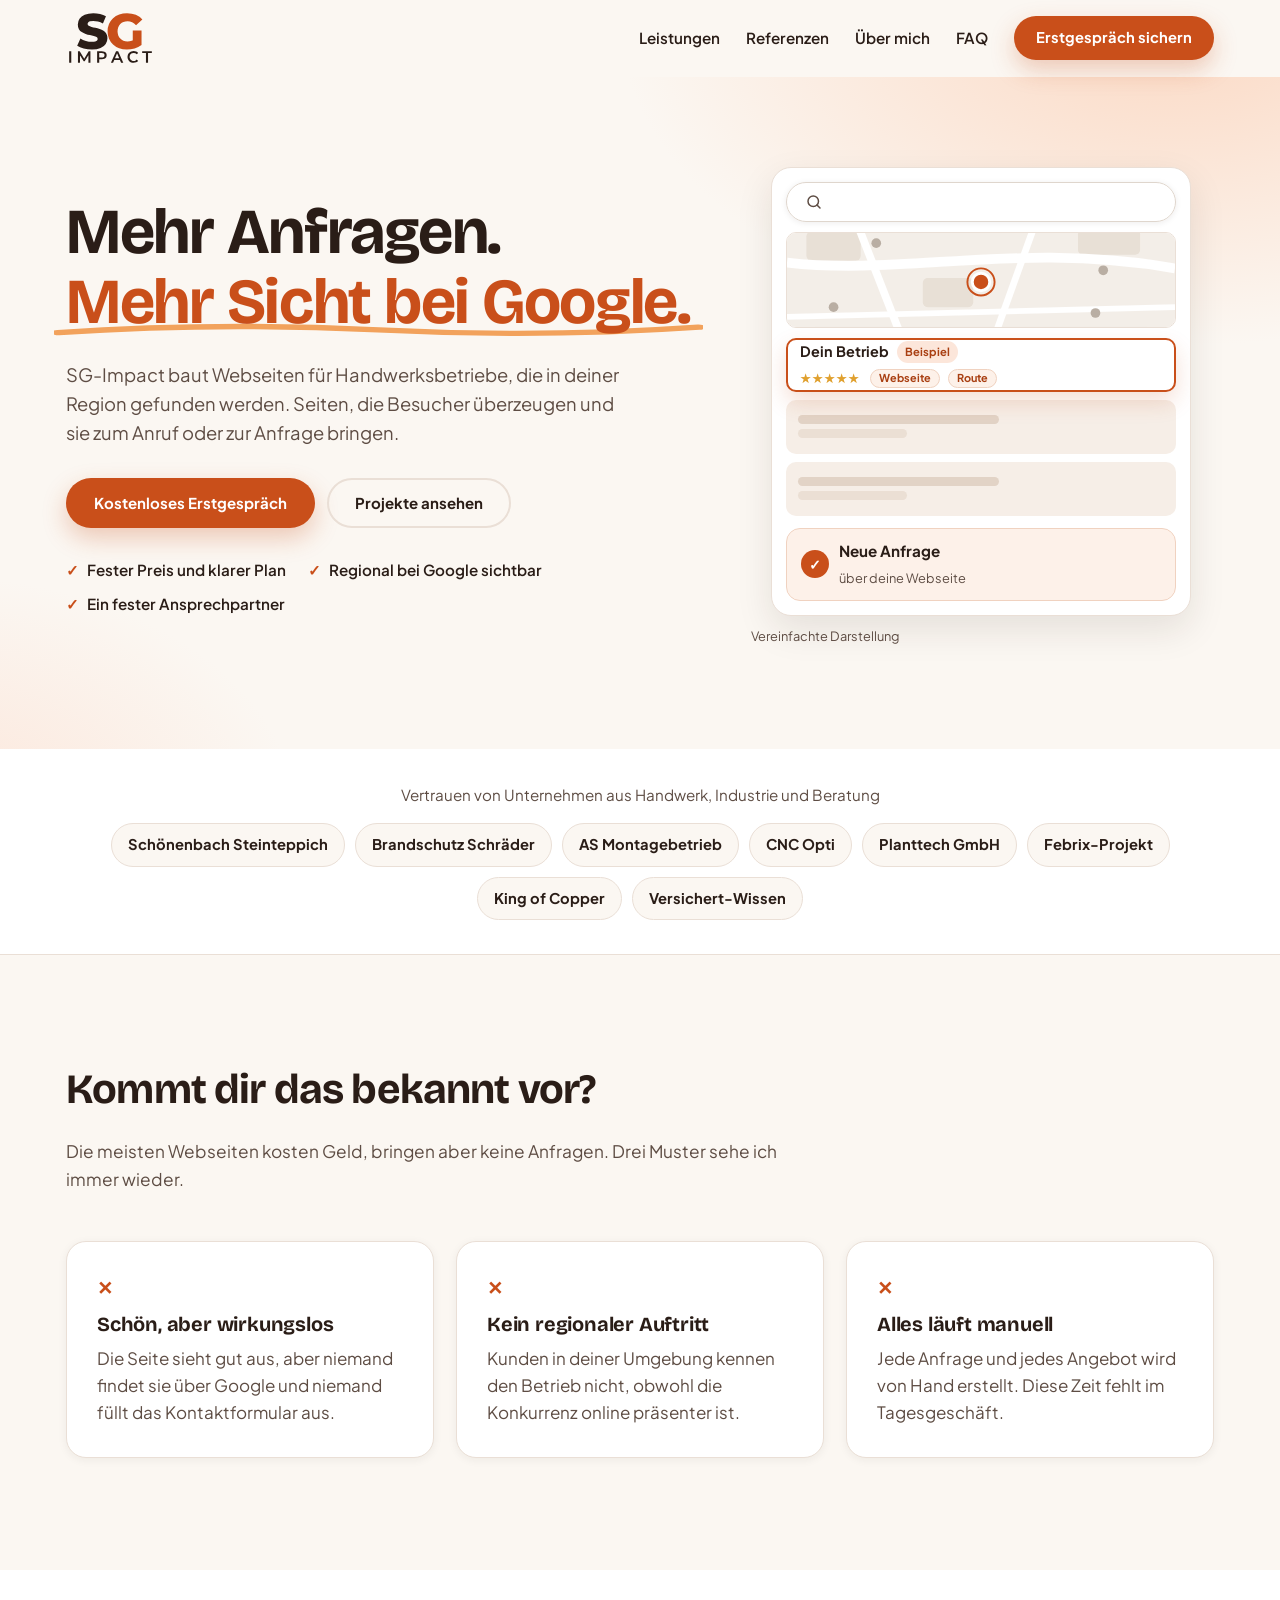
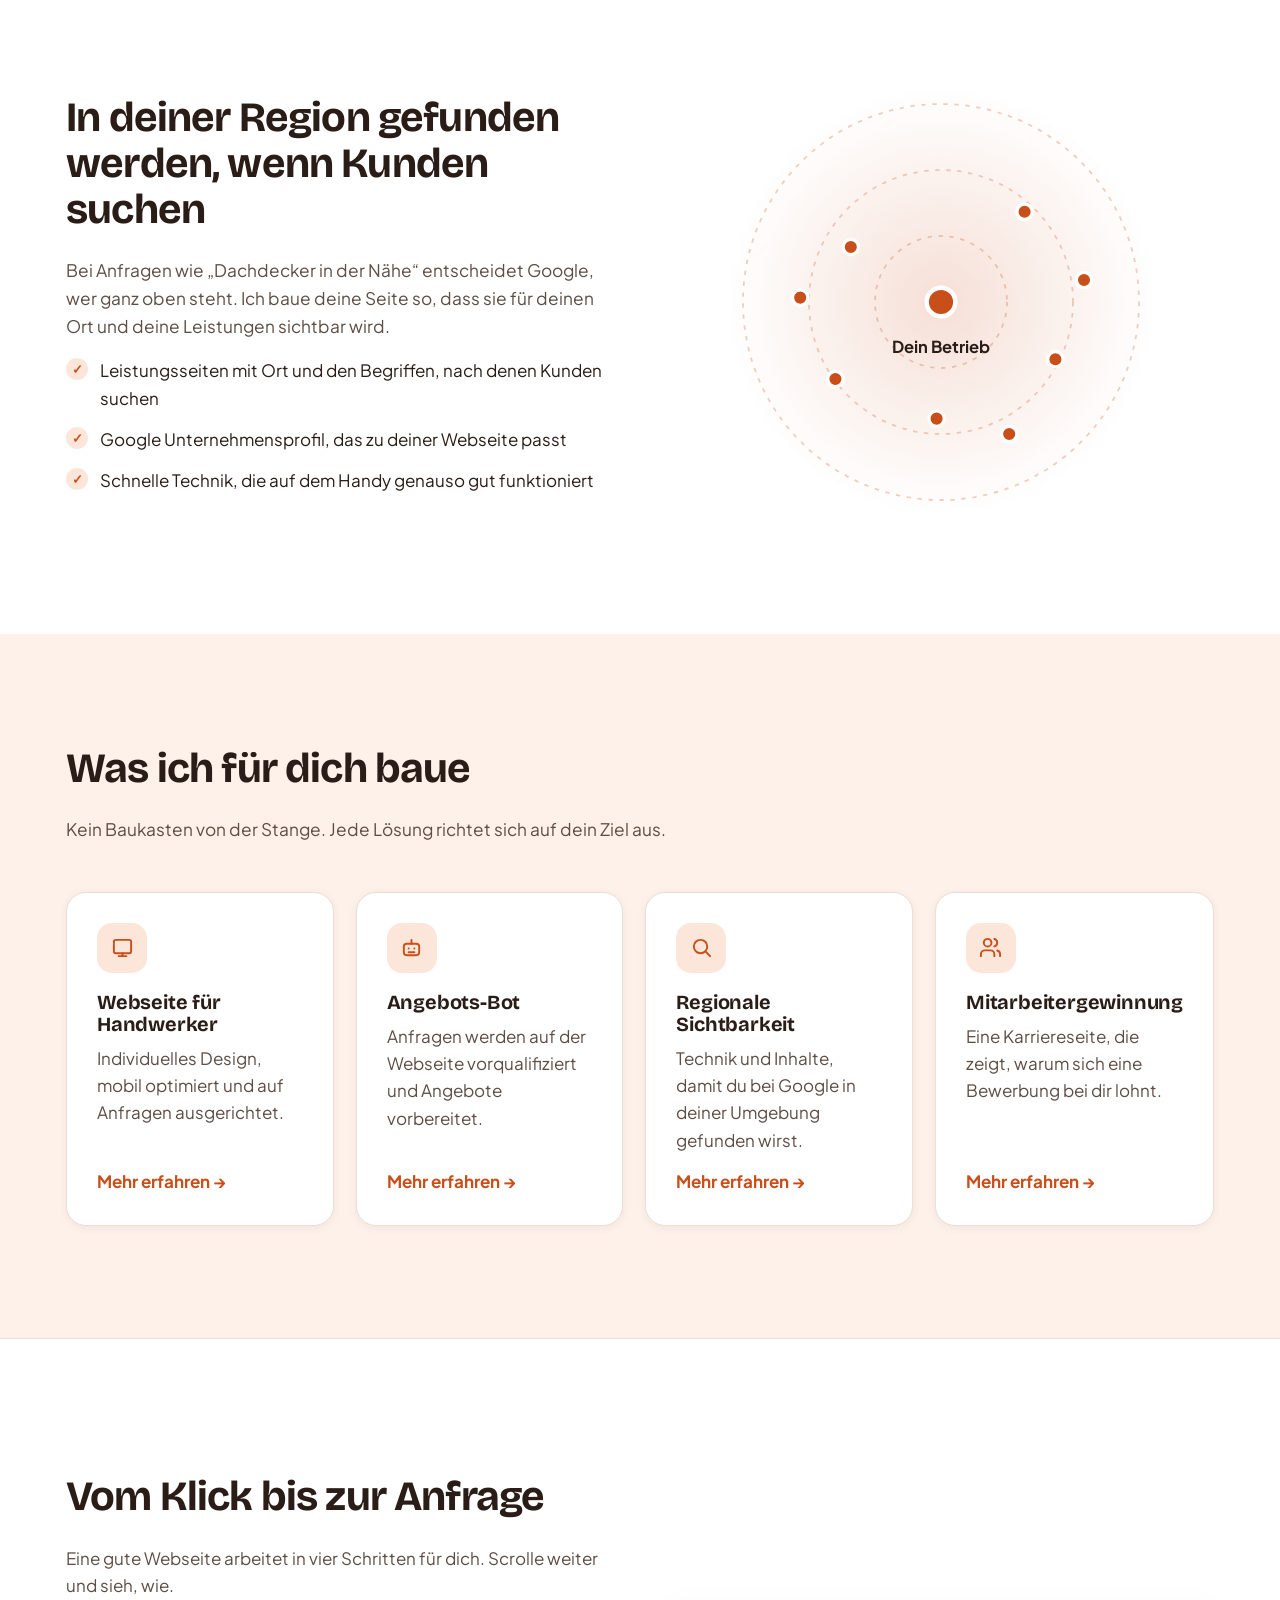
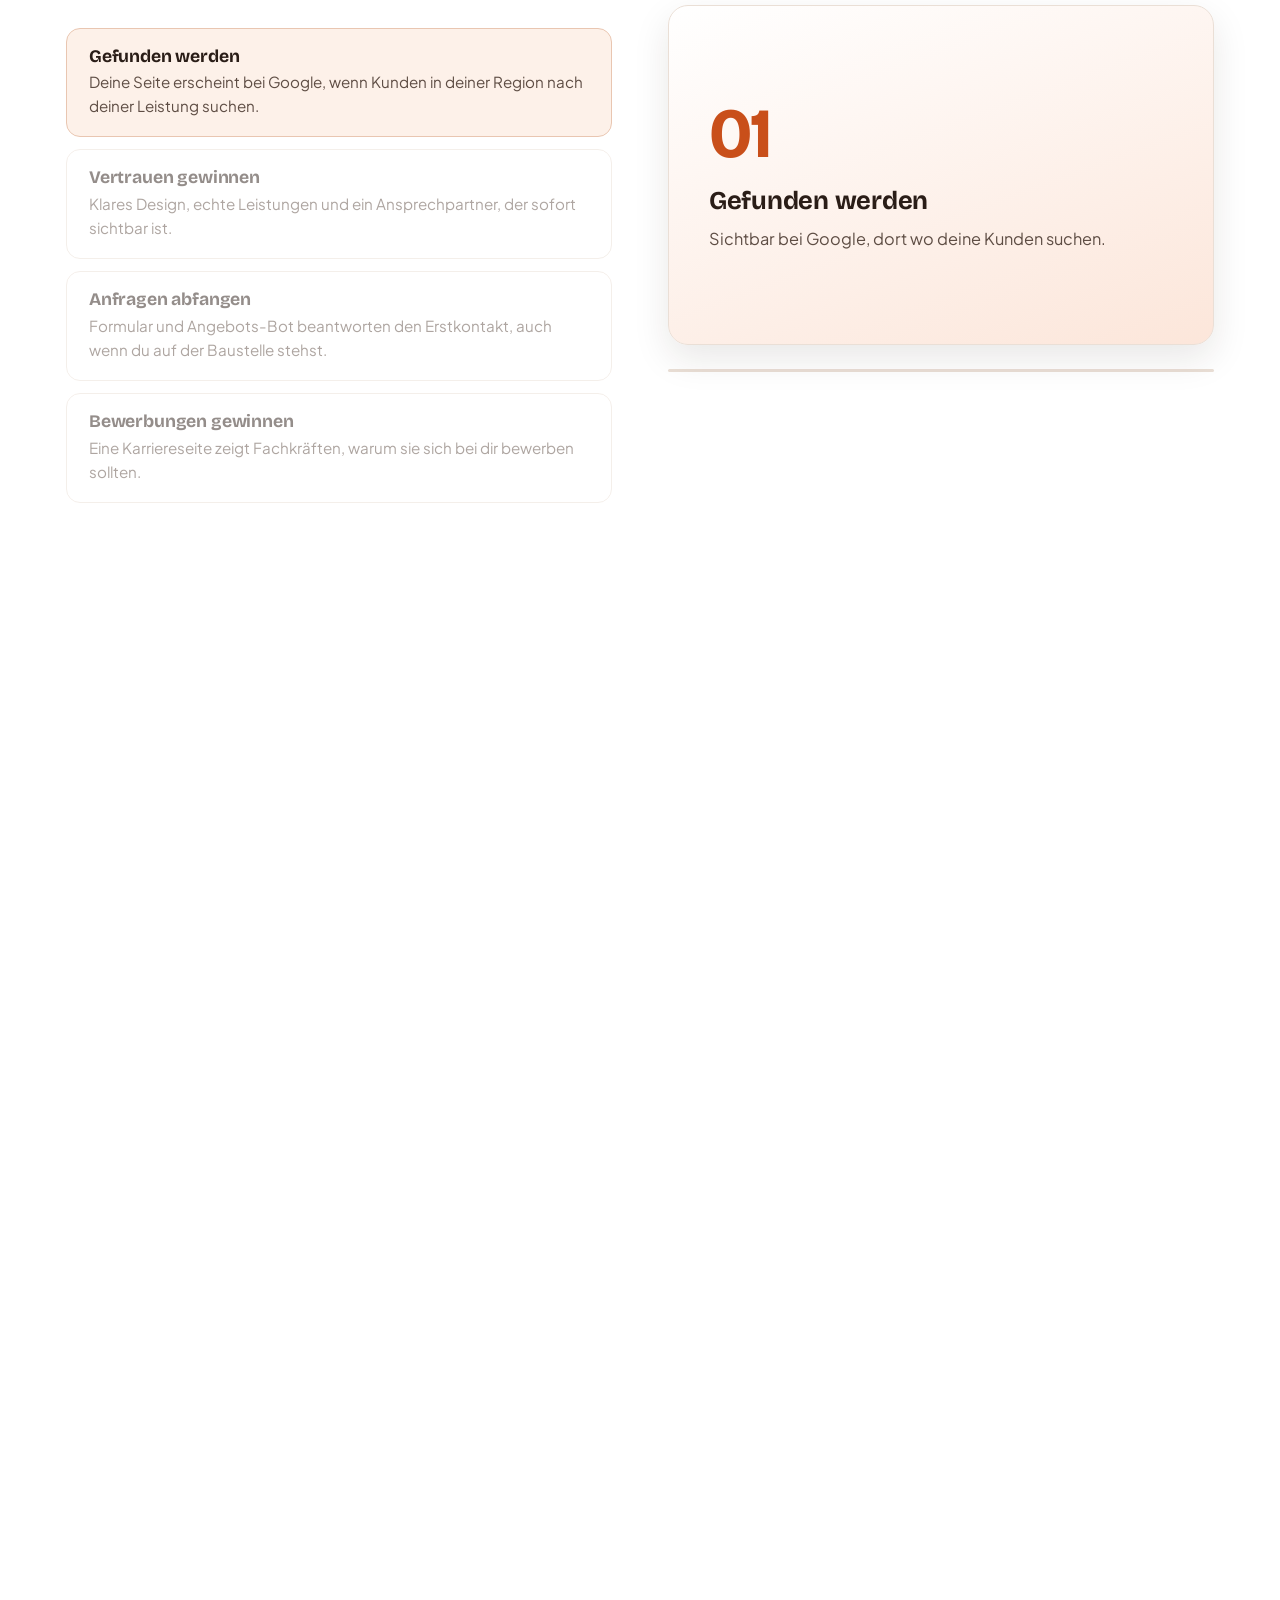
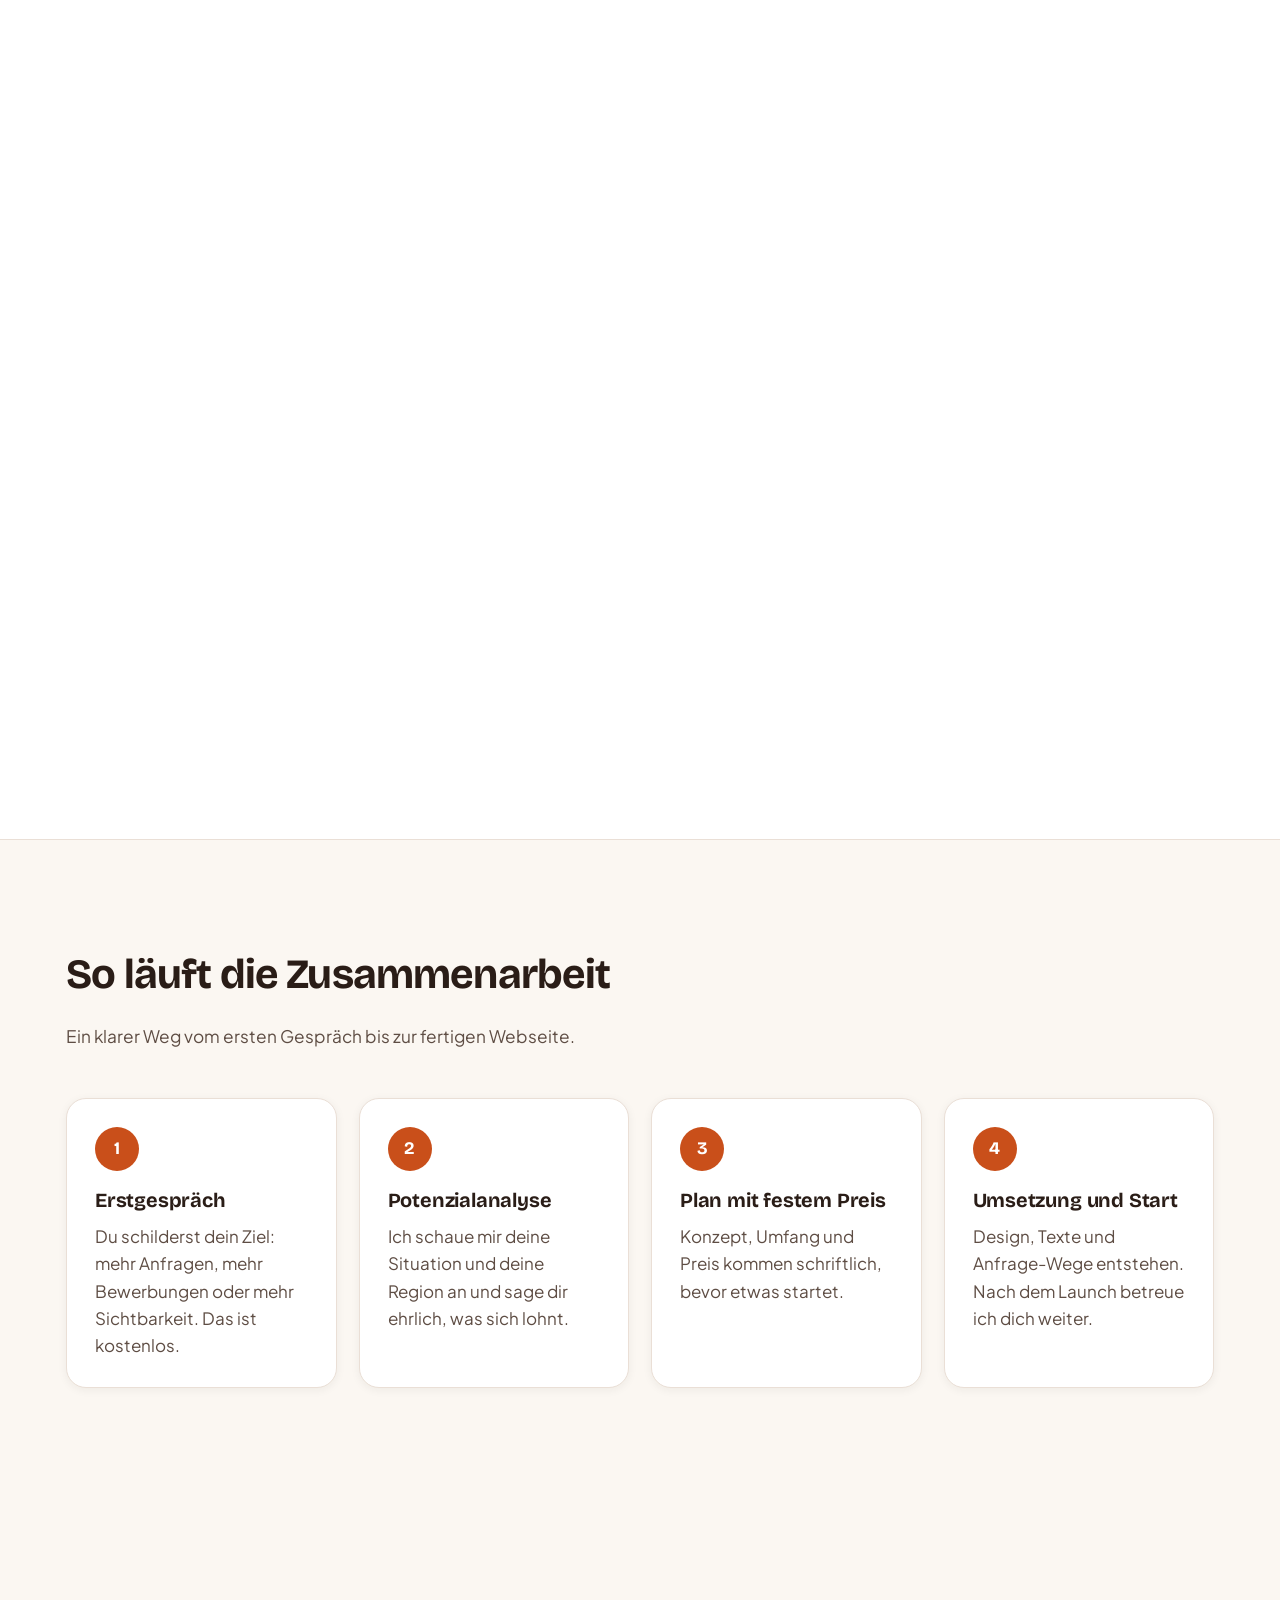
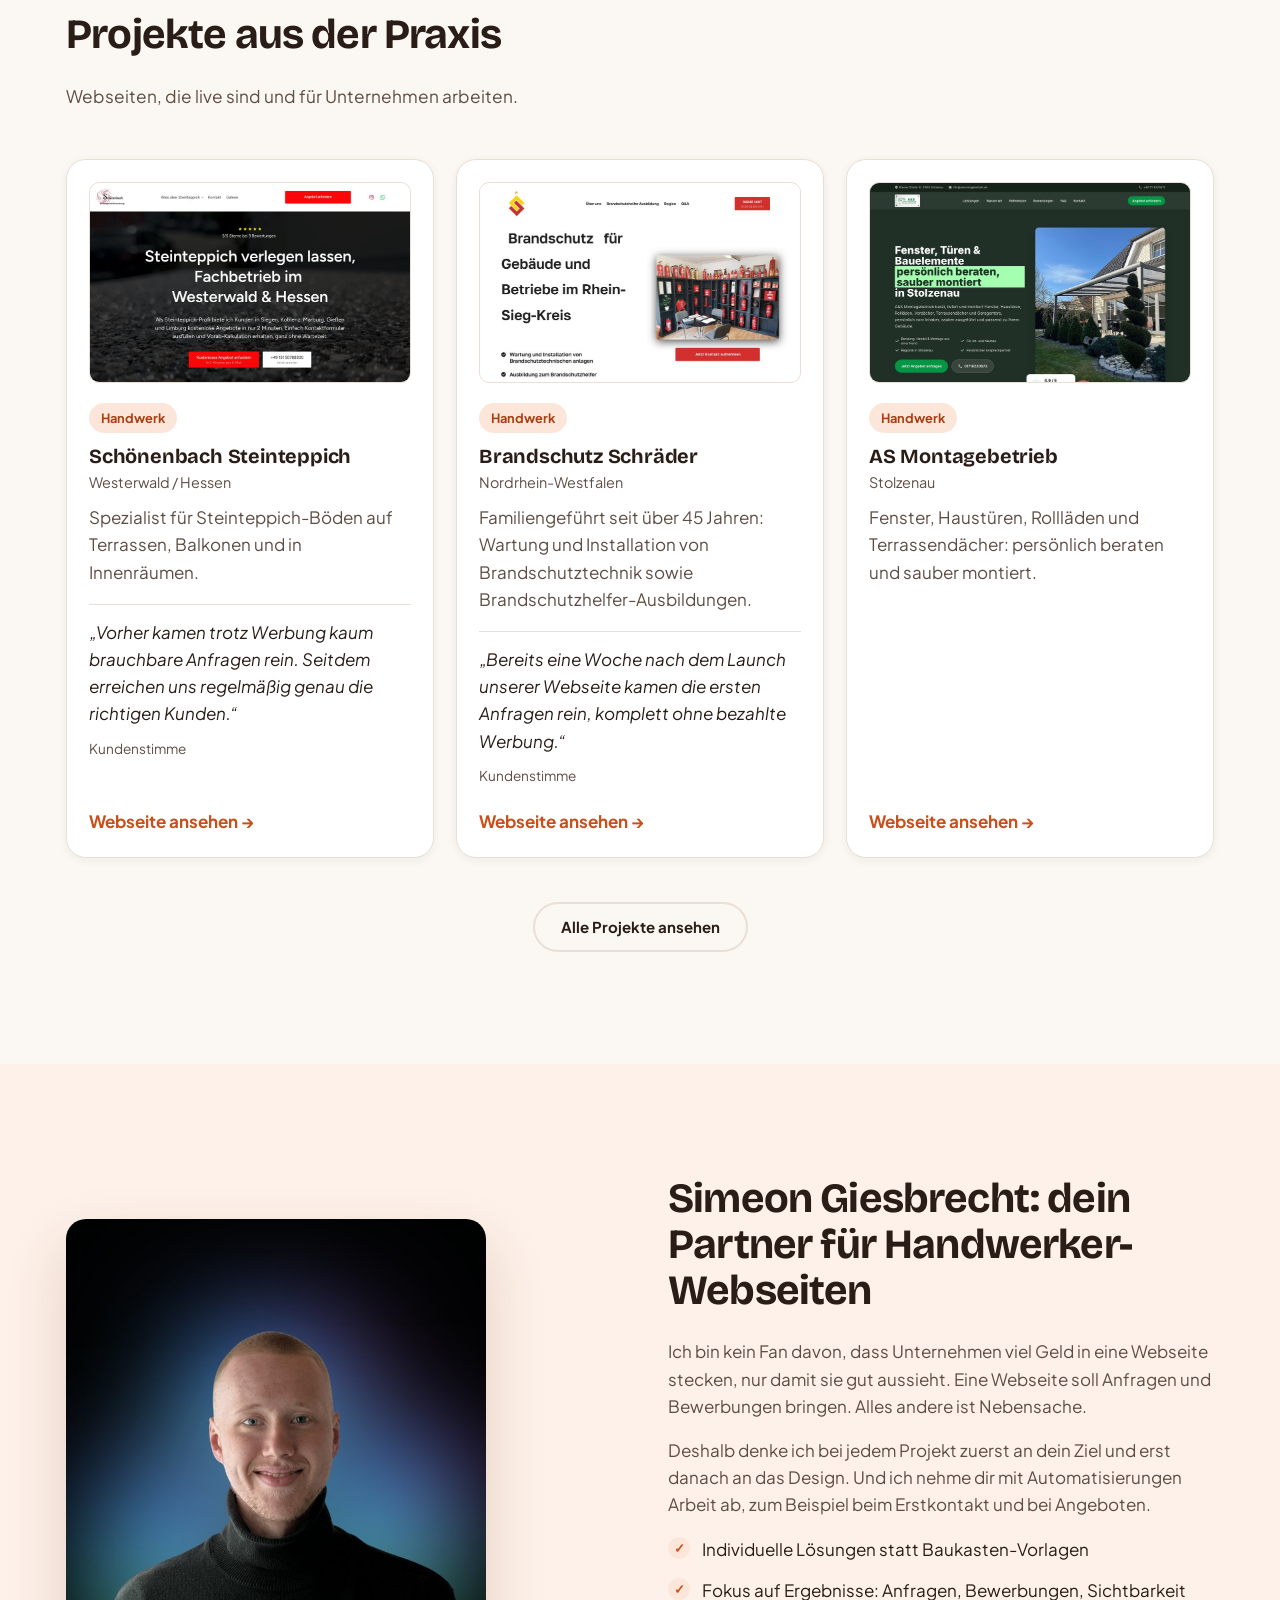
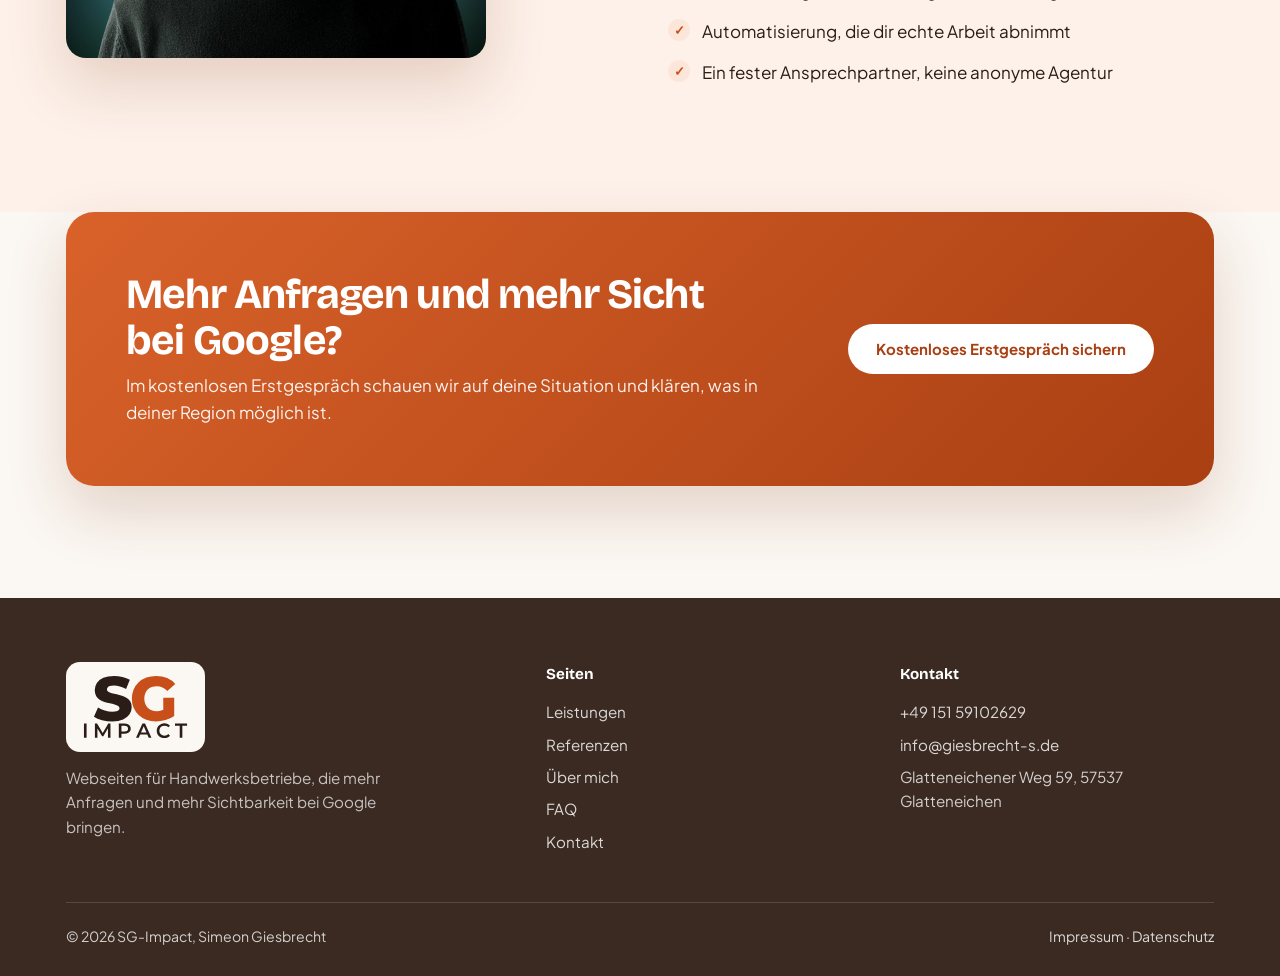
<file: index.html>
<!doctype html>
<html lang="de">
<head>
<meta charset="utf-8">
<meta name="viewport" content="width=device-width, initial-scale=1">
<title>Webseiten für Handwerker: mehr Anfragen | SG-Impact</title>
<meta name="description" content="Webseiten für Handwerksbetriebe, die mehr Anfragen und mehr Sichtbarkeit bei Google bringen. Kostenloses Erstgespräch.">
<link rel="canonical" href="https://www.sg-impact.de/">
<meta name="robots" content="index, follow">
<meta name="theme-color" content="#C94F1A">
<meta property="og:type" content="website">
<meta property="og:locale" content="de_DE">
<meta property="og:site_name" content="SG-Impact">
<meta property="og:title" content="Webseiten für Handwerker: mehr Anfragen | SG-Impact">
<meta property="og:description" content="Webseiten für Handwerksbetriebe, die mehr Anfragen und mehr Sichtbarkeit bei Google bringen. Kostenloses Erstgespräch.">
<meta property="og:url" content="https://www.sg-impact.de/">
<link rel="icon" href="data:image/svg+xml,%3Csvg xmlns='http://www.w3.org/2000/svg' viewBox='0 0 100 100'%3E%3Crect width='100' height='100' rx='22' fill='%23C94F1A'/%3E%3Ctext x='50' y='66' font-family='Arial, sans-serif' font-weight='900' font-size='46' fill='white' text-anchor='middle'%3ESG%3C/text%3E%3C/svg%3E">
<link rel="preconnect" href="https://fonts.googleapis.com">
<link rel="preconnect" href="https://fonts.gstatic.com" crossorigin>
<link href="https://fonts.googleapis.com/css2?family=Bricolage+Grotesque:opsz,wght@12..96,600..800&family=Plus+Jakarta+Sans:wght@400;500;600;700&display=swap" rel="stylesheet">
<link rel="stylesheet" href="assets/style.css">
<script type="application/ld+json">{"@context": "https://schema.org", "@type": "ProfessionalService", "@id": "https://www.sg-impact.de/#business", "name": "SG-Impact", "url": "https://www.sg-impact.de/", "telephone": "+49 151 59102629", "email": "info@giesbrecht-s.de", "founder": {"@type": "Person", "name": "Simeon Giesbrecht"}, "address": {"@type": "PostalAddress", "streetAddress": "Glatteneichener Weg 59", "postalCode": "57537", "addressLocality": "Glatteneichen", "addressCountry": "DE"}, "areaServed": {"@type": "Country", "name": "Deutschland"}, "description": "Webseiten für Handwerksbetriebe, die mehr Anfragen und mehr Sichtbarkeit bei Google bringen."}</script><script type="application/ld+json">{"@context": "https://schema.org", "@type": "WebSite", "name": "SG-Impact", "url": "https://www.sg-impact.de/", "inLanguage": "de"}</script>
</head>
<body>
<a class="skip" href="#main">Zum Inhalt springen</a>
<header class="site"><div class="container nav"><a href="index.html" class="logo"><img src="assets/logo.svg" alt="SG-Impact" width="89" height="56"></a><nav class="nav-links" aria-label="Hauptmenü"><a href="leistungen.html">Leistungen</a><a href="referenzen.html">Referenzen</a><a href="index.html#ueber-mich">Über mich</a><a href="faq.html">FAQ</a><a href="kontakt.html" class="btn btn-primary">Erstgespräch sichern</a></nav><button class="burger" aria-label="Menü öffnen" aria-expanded="false"><span></span></button></div></header>
<main id="main">
<section class="hero"><div class="container hero-grid"><div class="hero-copy"><h1>Mehr Anfragen. <span class="hl">Mehr Sicht bei Google.</span></h1><p class="lead">SG-Impact baut Webseiten für Handwerksbetriebe, die in deiner Region gefunden werden. Seiten, die Besucher überzeugen und sie zum Anruf oder zur Anfrage bringen.</p><div class="hero-actions"><a href="kontakt.html" class="btn btn-primary">Kostenloses Erstgespräch</a><a href="referenzen.html" class="btn btn-ghost">Projekte ansehen</a></div><ul class="trust"><li>Fester Preis und klarer Plan</li><li>Regional bei Google sichtbar</li><li>Ein fester Ansprechpartner</li></ul></div><div class="hero-visual"><div class="gs" role="img" aria-label="Animation: Eine Suche nach Dachdecker in der Nähe. Dein Betrieb rückt auf Platz 1 und bekommt eine neue Anfrage"><div class="gs-search"><svg class="gs-lupe" viewBox="0 0 24 24" aria-hidden="true"><circle cx="11" cy="11" r="7"/><path d="M20 20l-4-4"/></svg><span class="gs-q">Dachdecker in der Nähe</span></div><div class="gs-map" aria-hidden="true"><svg viewBox="0 0 400 128" preserveAspectRatio="xMidYMid slice"><rect width="400" height="128" fill="#F3EEE8"/><rect x="140" y="62" width="52" height="30" rx="5" fill="#E8E0D6"/><rect x="300" y="12" width="64" height="26" rx="5" fill="#E8E0D6"/><rect x="20" y="14" width="56" height="30" rx="5" fill="#E8E0D6"/><path d="M0 46 C120 60 240 24 400 52" stroke="#fff" stroke-width="10" fill="none"/><path d="M70 0 L120 128" stroke="#fff" stroke-width="8" fill="none"/><path d="M258 0 L212 128" stroke="#fff" stroke-width="7" fill="none"/><path d="M0 102 L400 92" stroke="#fff" stroke-width="6" fill="none"/><circle class="gs-pin" cx="48" cy="92" r="5"/><circle class="gs-pin" cx="318" cy="98" r="5"/><circle class="gs-pin" cx="326" cy="54" r="5"/><circle class="gs-pin" cx="92" cy="26" r="5"/><g class="gs-me"><circle class="gs-ring" cx="200" cy="66" r="14"/><circle cx="200" cy="66" r="9" fill="#C94F1A" stroke="#fff" stroke-width="3"/></g></svg></div><ol class="gs-list" aria-hidden="true"><li class="gs-item s"><i class="gs-bar w1"></i><i class="gs-bar w2"></i></li><li class="gs-item me"><div class="gs-name">Dein Betrieb <span class="gs-badge">Beispiel</span></div><div class="gs-row"><span class="gs-stars">★★★★★</span><span class="gs-btns"><span>Webseite</span><span>Route</span></span></div></li><li class="gs-item"><i class="gs-bar w1"></i><i class="gs-bar w2"></i></li></ol><div class="gs-note" aria-hidden="true"><span class="gs-ico">✓</span><div><b>Neue Anfrage</b><small>über deine Webseite</small></div></div></div><p class="gs-caption">Vereinfachte Darstellung</p></div></section><div class="trust-strip"><div class="container"><p>Vertrauen von Unternehmen aus Handwerk, Industrie und Beratung</p><div class="chips"><a class="chip" href="https://www.schoenenbach-steinteppich.de/" target="_blank" rel="noopener">Schönenbach Steinteppich</a><a class="chip" href="https://brandschutzschraeder.de/" target="_blank" rel="noopener">Brandschutz Schräder</a><a class="chip" href="https://www.asmontagebetrieb.de/" target="_blank" rel="noopener">AS Montagebetrieb</a><a class="chip" href="https://www.cncopti.de/" target="_blank" rel="noopener">CNC Opti</a><a class="chip" href="https://planttech.ch/" target="_blank" rel="noopener">Planttech GmbH</a><a class="chip" href="https://febrix-projekt.de/" target="_blank" rel="noopener">Febrix-Projekt</a><a class="chip" href="https://kingofcopper.de/" target="_blank" rel="noopener">King of Copper</a><a class="chip" href="https://versichert-wissen.de/" target="_blank" rel="noopener">Versichert-Wissen</a></div></div></div><section class=""><div class="container"><div class="section-head reveal"><h2>Kommt dir das bekannt vor?</h2><p>Die meisten Webseiten kosten Geld, bringen aber keine Anfragen. Drei Muster sehe ich immer wieder.</p></div><div class="grid-3"><div class="card reveal" style="--d:0.00s"><div class="cross" aria-hidden="true">✕</div><h3>Schön, aber wirkungslos</h3><p>Die Seite sieht gut aus, aber niemand findet sie über Google und niemand füllt das Kontaktformular aus.</p></div><div class="card reveal" style="--d:0.08s"><div class="cross" aria-hidden="true">✕</div><h3>Kein regionaler Auftritt</h3><p>Kunden in deiner Umgebung kennen den Betrieb nicht, obwohl die Konkurrenz online präsenter ist.</p></div><div class="card reveal" style="--d:0.16s"><div class="cross" aria-hidden="true">✕</div><h3>Alles läuft manuell</h3><p>Jede Anfrage und jedes Angebot wird von Hand erstellt. Diese Zeit fehlt im Tagesgeschäft.</p></div></div></div></section><section class="radar-sec"><div class="container"><div class="two"><div class="reveal"><h2>In deiner Region gefunden werden, wenn Kunden suchen</h2><p class="lead-s">Bei Anfragen wie „Dachdecker in der Nähe“ entscheidet Google, wer ganz oben steht. Ich baue deine Seite so, dass sie für deinen Ort und deine Leistungen sichtbar wird.</p><ul class="checks"><li>Leistungsseiten mit Ort und den Begriffen, nach denen Kunden suchen</li><li>Google Unternehmensprofil, das zu deiner Webseite passt</li><li>Schnelle Technik, die auf dem Handy genauso gut funktioniert</li></ul></div><div class="radar-wrap reveal" style="--d:.15s"><svg class="radar" viewBox="0 0 400 400" role="img" aria-label="Grafik: Ein Betrieb ist im Umkreis seiner Region bei Google gut zu finden"><defs><radialGradient id="rg" cx="50%" cy="50%" r="50%"><stop offset="0" stop-color="#C94F1A" stop-opacity=".18"/><stop offset="1" stop-color="#C94F1A" stop-opacity="0"/></radialGradient></defs><circle cx="200" cy="200" r="195" fill="url(#rg)"/><circle class="ring" cx="200" cy="200" r="60"/><circle class="ring" cx="200" cy="200" r="120"/><circle class="ring" cx="200" cy="200" r="180"/><circle class="ping" cx="200" cy="200" r="12"/><circle class="ping ping-2" cx="200" cy="200" r="12"/><circle class="pin" cx="118" cy="150" r="7" style="--d:0.3s"/><circle class="pin" cx="276" cy="118" r="7" style="--d:0.5s"/><circle class="pin" cx="304" cy="252" r="7" style="--d:0.7s"/><circle class="pin" cx="196" cy="306" r="7" style="--d:0.9s"/><circle class="pin" cx="104" cy="270" r="7" style="--d:1.1s"/><circle class="pin" cx="262" cy="320" r="7" style="--d:1.3s"/><circle class="pin" cx="330" cy="180" r="7" style="--d:0.6s"/><circle class="pin" cx="72" cy="196" r="7" style="--d:0.8s"/><circle cx="200" cy="200" r="13" fill="#C94F1A" stroke="#fff" stroke-width="4"/><text x="200" y="246" text-anchor="middle" class="lbl">Dein Betrieb</text></svg></div></div></div></section><section class="tint"><div class="container"><div class="section-head reveal"><h2>Was ich für dich baue</h2><p>Kein Baukasten von der Stange. Jede Lösung richtet sich auf dein Ziel aus.</p></div><div class="grid-4"><a class="card reveal" href="webseite-handwerker.html" style="--d:0.00s"><div class="icon" aria-hidden="true"><svg viewBox="0 0 24 24" fill="none" stroke="currentColor" stroke-width="2" stroke-linecap="round" stroke-linejoin="round"><rect x="3" y="4" width="18" height="14" rx="2"/><path d="M8 21h8M12 18v3"/></svg></div><h3>Webseite für Handwerker</h3><p>Individuelles Design, mobil optimiert und auf Anfragen ausgerichtet.</p><span class="more">Mehr erfahren →</span></a><a class="card reveal" href="automatisierung-angebots-bot.html" style="--d:0.08s"><div class="icon" aria-hidden="true"><svg viewBox="0 0 24 24" fill="none" stroke="currentColor" stroke-width="2" stroke-linecap="round" stroke-linejoin="round"><rect x="4" y="8" width="16" height="12" rx="3"/><path d="M12 4v4M9 13h.01M15 13h.01M9 17h6"/></svg></div><h3>Angebots-Bot</h3><p>Anfragen werden auf der Webseite vorqualifiziert und Angebote vorbereitet.</p><span class="more">Mehr erfahren →</span></a><a class="card reveal" href="regionale-sichtbarkeit-seo.html" style="--d:0.16s"><div class="icon" aria-hidden="true"><svg viewBox="0 0 24 24" fill="none" stroke="currentColor" stroke-width="2" stroke-linecap="round" stroke-linejoin="round"><circle cx="11" cy="11" r="7"/><path d="M21 21l-4.3-4.3"/></svg></div><h3>Regionale Sichtbarkeit</h3><p>Technik und Inhalte, damit du bei Google in deiner Umgebung gefunden wirst.</p><span class="more">Mehr erfahren →</span></a><a class="card reveal" href="karriereseite-mitarbeitergewinnung.html" style="--d:0.24s"><div class="icon" aria-hidden="true"><svg viewBox="0 0 24 24" fill="none" stroke="currentColor" stroke-width="2" stroke-linecap="round" stroke-linejoin="round"><path d="M16 21v-2a4 4 0 0 0-4-4H6a4 4 0 0 0-4 4v2"/><circle cx="9" cy="7" r="4"/><path d="M22 21v-2a4 4 0 0 0-3-3.87M16 3.13a4 4 0 0 1 0 7.75"/></svg></div><h3>Mitarbeitergewinnung</h3><p>Eine Karriereseite, die zeigt, warum sich eine Bewerbung bei dir lohnt.</p><span class="more">Mehr erfahren →</span></a></div></div></section><section class="showcase" aria-label="Vom Klick bis zur Anfrage"><div class="showcase-wrap"><div class="showcase-sticky"><div class="container sc-grid"><div><h2>Vom Klick bis zur Anfrage</h2><p>Eine gute Webseite arbeitet in vier Schritten für dich. Scrolle weiter und sieh, wie.</p><div class="sc-steps"><div class="sc-step active"><h3>Gefunden werden</h3><p>Deine Seite erscheint bei Google, wenn Kunden in deiner Region nach deiner Leistung suchen.</p></div><div class="sc-step"><h3>Vertrauen gewinnen</h3><p>Klares Design, echte Leistungen und ein Ansprechpartner, der sofort sichtbar ist.</p></div><div class="sc-step"><h3>Anfragen abfangen</h3><p>Formular und Angebots-Bot beantworten den Erstkontakt, auch wenn du auf der Baustelle stehst.</p></div><div class="sc-step"><h3>Bewerbungen gewinnen</h3><p>Eine Karriereseite zeigt Fachkräften, warum sie sich bei dir bewerben sollten.</p></div></div></div><div><div class="sc-panel"><div class="slide active"><div class="big">01</div><h3>Gefunden werden</h3><p>Sichtbar bei Google, dort wo deine Kunden suchen.</p></div><div class="slide"><div class="big">02</div><h3>Vertrauen gewinnen</h3><p>Ein Auftritt, der Sorgfalt zeigt, auf dem Handy wie am PC.</p></div><div class="slide"><div class="big">03</div><h3>Anfragen abfangen</h3><p>Der Erstkontakt läuft strukturiert, auch außerhalb der Bürozeiten.</p></div><div class="slide"><div class="big">04</div><h3>Bewerbungen gewinnen</h3><p>Passende Bewerber finden die Stellen und melden sich.</p></div></div><div class="sc-progress"><span></span></div></div></div></div></div></section><section class=""><div class="container"><div class="section-head reveal"><h2>So läuft die Zusammenarbeit</h2><p>Ein klarer Weg vom ersten Gespräch bis zur fertigen Webseite.</p></div><div class="steps"><div class="step reveal" style="--d:0.00s"><div class="num">1</div><h3>Erstgespräch</h3><p>Du schilderst dein Ziel: mehr Anfragen, mehr Bewerbungen oder mehr Sichtbarkeit. Das ist kostenlos.</p></div><div class="step reveal" style="--d:0.08s"><div class="num">2</div><h3>Potenzialanalyse</h3><p>Ich schaue mir deine Situation und deine Region an und sage dir ehrlich, was sich lohnt.</p></div><div class="step reveal" style="--d:0.16s"><div class="num">3</div><h3>Plan mit festem Preis</h3><p>Konzept, Umfang und Preis kommen schriftlich, bevor etwas startet.</p></div><div class="step reveal" style="--d:0.24s"><div class="num">4</div><h3>Umsetzung und Start</h3><p>Design, Texte und Anfrage-Wege entstehen. Nach dem Launch betreue ich dich weiter.</p></div></div></div></section><section class=""><div class="container"><div class="section-head reveal"><h2>Projekte aus der Praxis</h2><p>Webseiten, die live sind und für Unternehmen arbeiten.</p></div><div class="grid-3"><article class="card ref reveal" style="--d:0.00s"><div class="ref-img"><img src="assets/img/ref/schoenenbach.jpg" alt="Startseite von Schönenbach Steinteppich" loading="lazy" width="960" height="600"></div><span class="tag">Handwerk</span><h3>Schönenbach Steinteppich</h3><p class="region">Westerwald / Hessen</p><p class="desc">Spezialist für Steinteppich-Böden auf Terrassen, Balkonen und in Innenräumen.</p><div class="quote"><p>„Vorher kamen trotz Werbung kaum brauchbare Anfragen rein. Seitdem erreichen uns regelmäßig genau die richtigen Kunden.“</p><small>Kundenstimme</small></div><a class="more" href="https://www.schoenenbach-steinteppich.de/" target="_blank" rel="noopener">Webseite ansehen →</a></article><article class="card ref reveal" style="--d:0.06s"><div class="ref-img"><img src="assets/img/ref/brandschutz.jpg" alt="Startseite von Brandschutz Schräder" loading="lazy" width="960" height="600"></div><span class="tag">Handwerk</span><h3>Brandschutz Schräder</h3><p class="region">Nordrhein-Westfalen</p><p class="desc">Familiengeführt seit über 45 Jahren: Wartung und Installation von Brandschutztechnik sowie Brandschutzhelfer-Ausbildungen.</p><div class="quote"><p>„Bereits eine Woche nach dem Launch unserer Webseite kamen die ersten Anfragen rein, komplett ohne bezahlte Werbung.“</p><small>Kundenstimme</small></div><a class="more" href="https://brandschutzschraeder.de/" target="_blank" rel="noopener">Webseite ansehen →</a></article><article class="card ref reveal" style="--d:0.12s"><div class="ref-img"><img src="assets/img/ref/asmontagebetrieb.jpg" alt="Startseite von AS Montagebetrieb" loading="lazy" width="960" height="600"></div><span class="tag">Handwerk</span><h3>AS Montagebetrieb</h3><p class="region">Stolzenau</p><p class="desc">Fenster, Haustüren, Rollläden und Terrassendächer: persönlich beraten und sauber montiert.</p><a class="more" href="https://www.asmontagebetrieb.de/" target="_blank" rel="noopener">Webseite ansehen →</a></article></div><p class="more-link reveal"><a class="btn btn-ghost" href="referenzen.html">Alle Projekte ansehen</a></p></div></section><section class="tint" id="ueber-mich"><div class="container"><div class="two"><div class="reveal"><img class="about-photo" src="assets/img/simeon.jpg" alt="Porträt von Simeon Giesbrecht" width="720" height="752" loading="lazy"></div><div class="reveal" style="--d:.1s"><h2>Simeon Giesbrecht: dein Partner für Handwerker-Webseiten</h2><p>Ich bin kein Fan davon, dass Unternehmen viel Geld in eine Webseite stecken, nur damit sie gut aussieht. Eine Webseite soll Anfragen und Bewerbungen bringen. Alles andere ist Nebensache.</p><p>Deshalb denke ich bei jedem Projekt zuerst an dein Ziel und erst danach an das Design. Und ich nehme dir mit Automatisierungen Arbeit ab, zum Beispiel beim Erstkontakt und bei Angeboten.</p><ul class="checks"><li>Individuelle Lösungen statt Baukasten-Vorlagen</li><li>Fokus auf Ergebnisse: Anfragen, Bewerbungen, Sichtbarkeit</li><li>Automatisierung, die dir echte Arbeit abnimmt</li><li>Ein fester Ansprechpartner, keine anonyme Agentur</li></ul></div></div></div></section><section class="cta-wrap"><div class="container"><div class="cta reveal"><div><h2>Mehr Anfragen und mehr Sicht bei Google?</h2><p>Im kostenlosen Erstgespräch schauen wir auf deine Situation und klären, was in deiner Region möglich ist.</p></div><a href="kontakt.html" class="btn btn-white">Kostenloses Erstgespräch sichern</a></div></div></section>
</main>
<footer class="site"><div class="container"><div class="footer-grid"><div><div class="footer-logo"><img src="assets/logo.svg" alt="SG-Impact" width="111" height="70"></div><p>Webseiten für Handwerksbetriebe, die mehr Anfragen und mehr Sichtbarkeit bei Google bringen.</p></div><div><h4>Seiten</h4><ul><li><a href="leistungen.html">Leistungen</a></li><li><a href="referenzen.html">Referenzen</a></li><li><a href="index.html#ueber-mich">Über mich</a></li><li><a href="faq.html">FAQ</a></li><li><a href="kontakt.html">Kontakt</a></li></ul></div><div><h4>Kontakt</h4><ul><li><a href="tel:+4915159102629">+49 151 59102629</a></li><li><a href="mailto:info@giesbrecht-s.de">info@giesbrecht-s.de</a></li><li>Glatteneichener Weg 59, 57537 Glatteneichen</li></ul></div></div><div class="footer-bottom"><span>© 2026 SG-Impact, Simeon Giesbrecht</span><span><a href="impressum.html">Impressum</a> · <a href="datenschutz.html">Datenschutz</a></span></div></div></footer>
<script src="assets/main.js" defer></script>
</body>
</html>
</file>
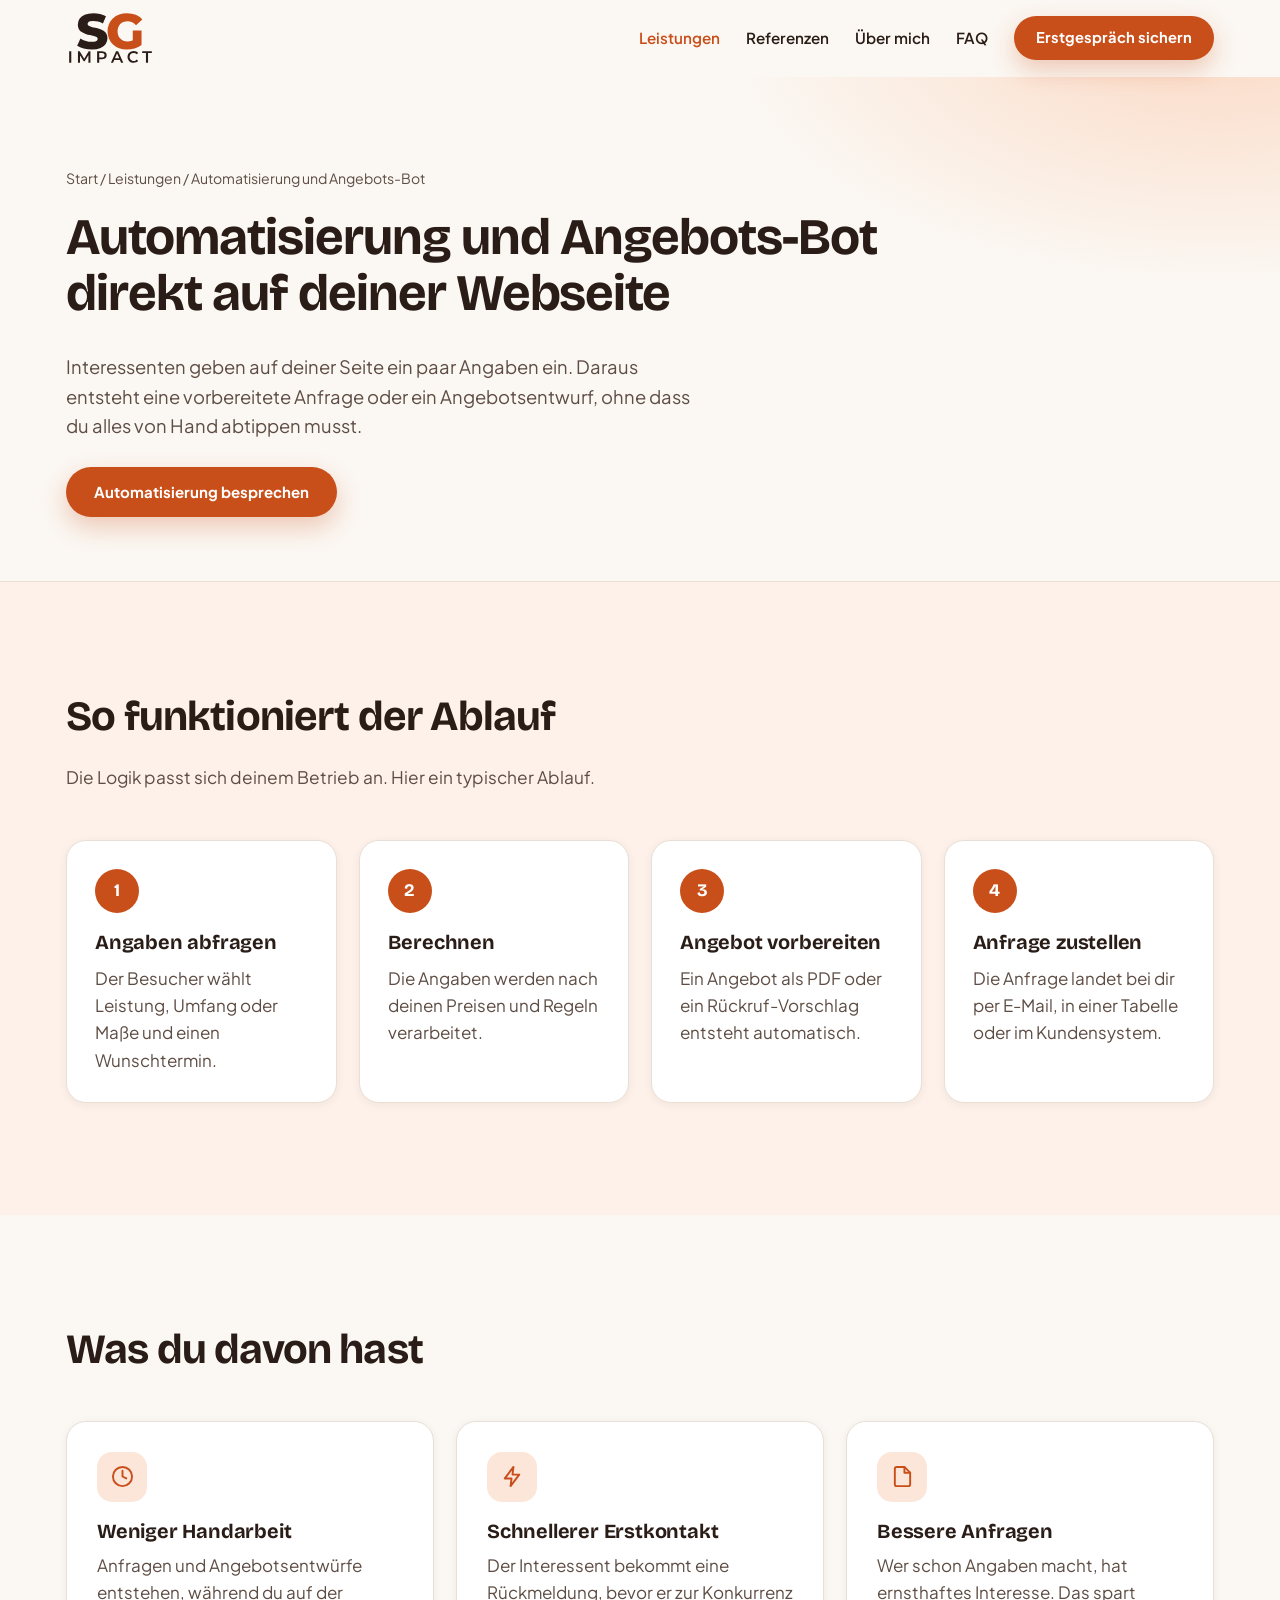
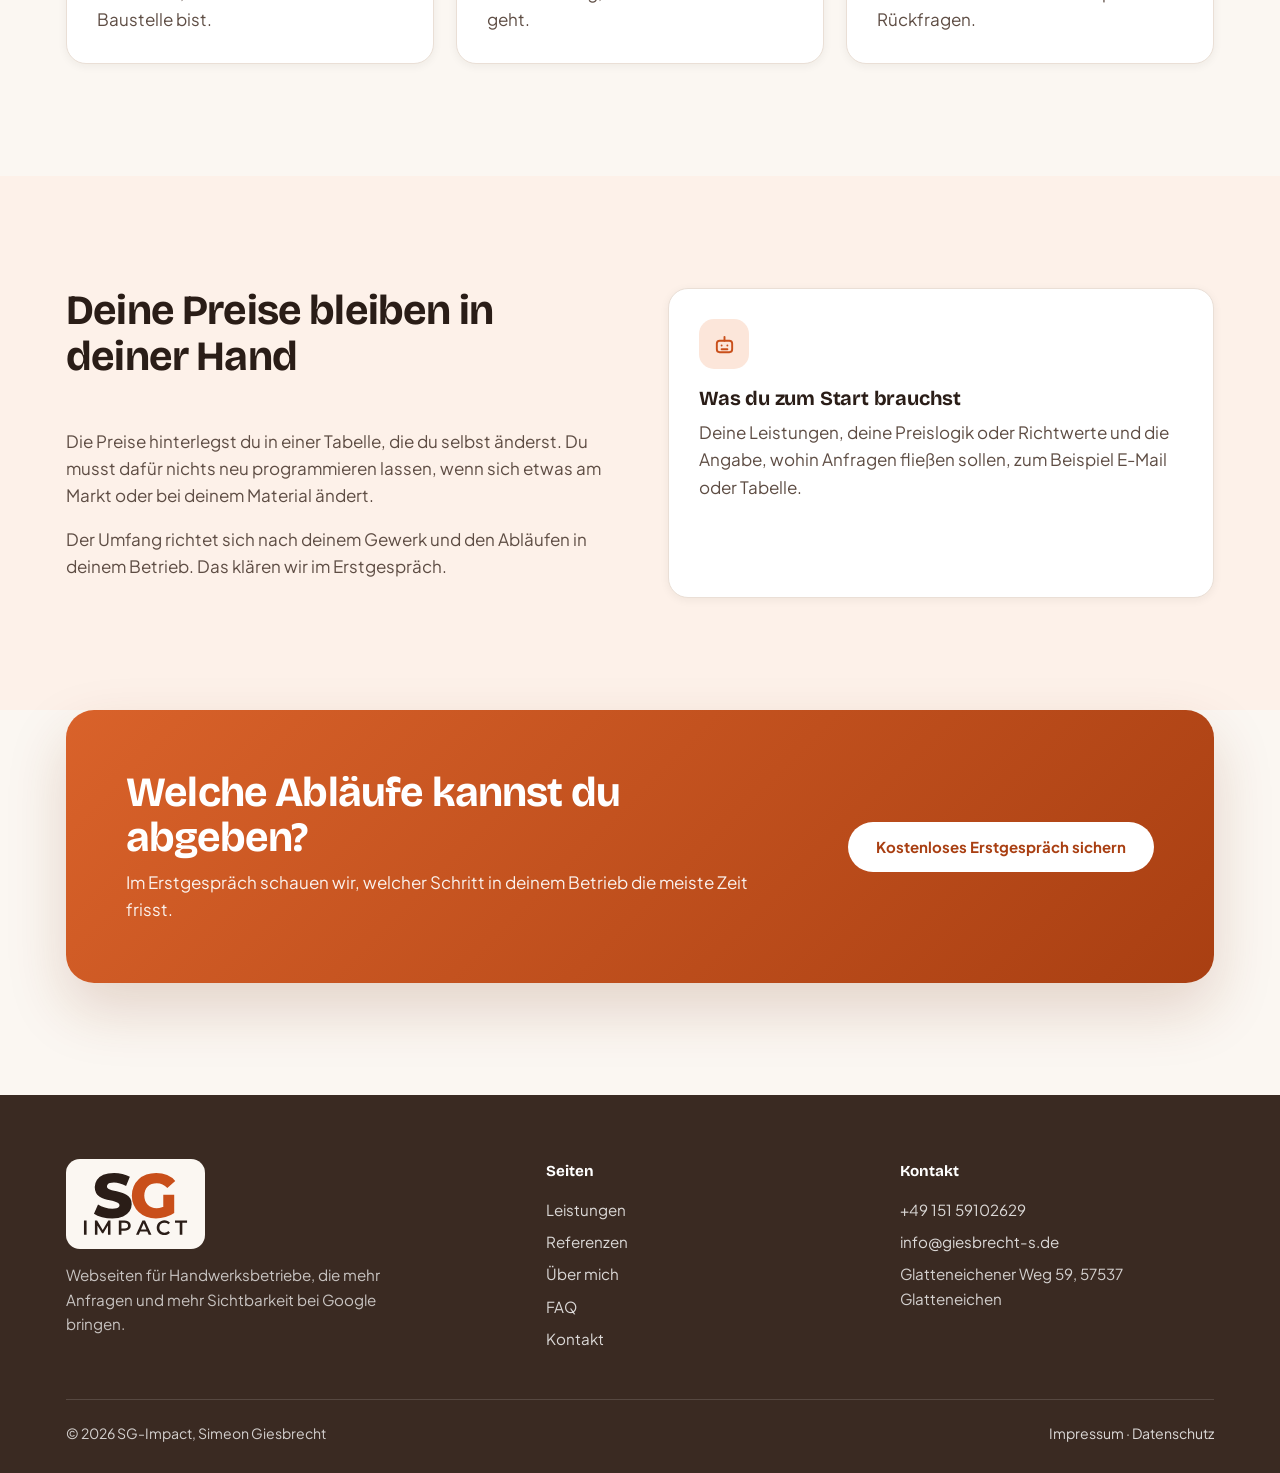
<file: automatisierung-angebots-bot.html>
<!doctype html>
<html lang="de">
<head>
<meta charset="utf-8">
<meta name="viewport" content="width=device-width, initial-scale=1">
<title>Angebots-Bot und Automatisierung für Handwerker | SG-Impact</title>
<meta name="description" content="Angebots-Bot und Anfrage-Automatisierung auf der Webseite: Angaben werden erfasst, Angebote vorbereitet und Anfragen direkt zugestellt.">
<link rel="canonical" href="https://www.sg-impact.de/automatisierung-angebots-bot.html">
<meta name="robots" content="index, follow">
<meta name="theme-color" content="#C94F1A">
<meta property="og:type" content="website">
<meta property="og:locale" content="de_DE">
<meta property="og:site_name" content="SG-Impact">
<meta property="og:title" content="Angebots-Bot und Automatisierung für Handwerker | SG-Impact">
<meta property="og:description" content="Angebots-Bot und Anfrage-Automatisierung auf der Webseite: Angaben werden erfasst, Angebote vorbereitet und Anfragen direkt zugestellt.">
<meta property="og:url" content="https://www.sg-impact.de/automatisierung-angebots-bot.html">
<link rel="icon" href="data:image/svg+xml,%3Csvg xmlns='http://www.w3.org/2000/svg' viewBox='0 0 100 100'%3E%3Crect width='100' height='100' rx='22' fill='%23C94F1A'/%3E%3Ctext x='50' y='66' font-family='Arial, sans-serif' font-weight='900' font-size='46' fill='white' text-anchor='middle'%3ESG%3C/text%3E%3C/svg%3E">
<link rel="preconnect" href="https://fonts.googleapis.com">
<link rel="preconnect" href="https://fonts.gstatic.com" crossorigin>
<link href="https://fonts.googleapis.com/css2?family=Bricolage+Grotesque:opsz,wght@12..96,600..800&family=Plus+Jakarta+Sans:wght@400;500;600;700&display=swap" rel="stylesheet">
<link rel="stylesheet" href="assets/style.css">
<script type="application/ld+json">{"@context": "https://schema.org", "@type": "ProfessionalService", "@id": "https://www.sg-impact.de/#business", "name": "SG-Impact", "url": "https://www.sg-impact.de/", "telephone": "+49 151 59102629", "email": "info@giesbrecht-s.de", "founder": {"@type": "Person", "name": "Simeon Giesbrecht"}, "address": {"@type": "PostalAddress", "streetAddress": "Glatteneichener Weg 59", "postalCode": "57537", "addressLocality": "Glatteneichen", "addressCountry": "DE"}, "areaServed": {"@type": "Country", "name": "Deutschland"}, "description": "Webseiten für Handwerksbetriebe, die mehr Anfragen und mehr Sichtbarkeit bei Google bringen."}</script><script type="application/ld+json">{"@context": "https://schema.org", "@type": "Service", "name": "Automatisierung und Angebots-Bot", "serviceType": "Webentwicklung und Automatisierung", "provider": {"@id": "https://www.sg-impact.de/#business"}, "areaServed": "DE", "description": "Angebots-Bot und Anfrage-Automatisierung direkt auf der Webseite."}</script><script type="application/ld+json">{"@context": "https://schema.org", "@type": "BreadcrumbList", "itemListElement": [{"@type": "ListItem", "position": 1, "name": "Start", "item": "https://www.sg-impact.de/"}, {"@type": "ListItem", "position": 2, "name": "Leistungen", "item": "https://www.sg-impact.de/leistungen.html"}, {"@type": "ListItem", "position": 3, "name": "Automatisierung und Angebots-Bot", "item": "https://www.sg-impact.de/automatisierung-angebots-bot.html"}]}</script>
</head>
<body>
<a class="skip" href="#main">Zum Inhalt springen</a>
<header class="site"><div class="container nav"><a href="index.html" class="logo"><img src="assets/logo.svg" alt="SG-Impact" width="89" height="56"></a><nav class="nav-links" aria-label="Hauptmenü"><a href="leistungen.html" aria-current="page">Leistungen</a><a href="referenzen.html">Referenzen</a><a href="index.html#ueber-mich">Über mich</a><a href="faq.html">FAQ</a><a href="kontakt.html" class="btn btn-primary">Erstgespräch sichern</a></nav><button class="burger" aria-label="Menü öffnen" aria-expanded="false"><span></span></button></div></header>
<main id="main">
<section class="page-hero"><div class="container"><nav class="crumbs" aria-label="Breadcrumb"><a href="index.html">Start</a> / <a href="leistungen.html">Leistungen</a> / Automatisierung und Angebots-Bot</nav><h1>Automatisierung und Angebots-Bot direkt auf deiner Webseite</h1><p class="lead">Interessenten geben auf deiner Seite ein paar Angaben ein. Daraus entsteht eine vorbereitete Anfrage oder ein Angebotsentwurf, ohne dass du alles von Hand abtippen musst.</p><div class="hero-actions"><a href="kontakt.html" class="btn btn-primary">Automatisierung besprechen</a></div></div></section><section class="tint"><div class="container"><div class="section-head reveal"><h2>So funktioniert der Ablauf</h2><p>Die Logik passt sich deinem Betrieb an. Hier ein typischer Ablauf.</p></div><div class="steps"><div class="step reveal" style="--d:0.00s"><div class="num">1</div><h3>Angaben abfragen</h3><p>Der Besucher wählt Leistung, Umfang oder Maße und einen Wunschtermin.</p></div><div class="step reveal" style="--d:0.08s"><div class="num">2</div><h3>Berechnen</h3><p>Die Angaben werden nach deinen Preisen und Regeln verarbeitet.</p></div><div class="step reveal" style="--d:0.16s"><div class="num">3</div><h3>Angebot vorbereiten</h3><p>Ein Angebot als PDF oder ein Rückruf-Vorschlag entsteht automatisch.</p></div><div class="step reveal" style="--d:0.24s"><div class="num">4</div><h3>Anfrage zustellen</h3><p>Die Anfrage landet bei dir per E-Mail, in einer Tabelle oder im Kundensystem.</p></div></div></div></section><section class=""><div class="container"><div class="section-head reveal"><h2>Was du davon hast</h2></div><div class="grid-3"><div class="card reveal" style="--d:0.00s"><div class="icon" aria-hidden="true"><svg viewBox="0 0 24 24" fill="none" stroke="currentColor" stroke-width="2" stroke-linecap="round" stroke-linejoin="round"><circle cx="12" cy="12" r="10"/><path d="M12 6v6l4 2"/></svg></div><h3>Weniger Handarbeit</h3><p>Anfragen und Angebotsentwürfe entstehen, während du auf der Baustelle bist.</p></div><div class="card reveal" style="--d:0.08s"><div class="icon" aria-hidden="true"><svg viewBox="0 0 24 24" fill="none" stroke="currentColor" stroke-width="2" stroke-linecap="round" stroke-linejoin="round"><path d="M13 2 4 14h7l-1 8 9-12h-7l1-8z"/></svg></div><h3>Schnellerer Erstkontakt</h3><p>Der Interessent bekommt eine Rückmeldung, bevor er zur Konkurrenz geht.</p></div><div class="card reveal" style="--d:0.16s"><div class="icon" aria-hidden="true"><svg viewBox="0 0 24 24" fill="none" stroke="currentColor" stroke-width="2" stroke-linecap="round" stroke-linejoin="round"><path d="M14 2H6a2 2 0 0 0-2 2v16a2 2 0 0 0 2 2h12a2 2 0 0 0 2-2V8z"/><path d="M14 2v6h6"/></svg></div><h3>Bessere Anfragen</h3><p>Wer schon Angaben macht, hat ernsthaftes Interesse. Das spart Rückfragen.</p></div></div></div></section><section class="tint"><div class="container"><div class="two reveal"><div><div class="section-head reveal"><h2>Deine Preise bleiben in deiner Hand</h2></div><p>Die Preise hinterlegst du in einer Tabelle, die du selbst änderst. Du musst dafür nichts neu programmieren lassen, wenn sich etwas am Markt oder bei deinem Material ändert.</p><p>Der Umfang richtet sich nach deinem Gewerk und den Abläufen in deinem Betrieb. Das klären wir im Erstgespräch.</p></div><div class="card"><div class="icon" aria-hidden="true"><svg viewBox="0 0 24 24" fill="none" stroke="currentColor" stroke-width="2" stroke-linecap="round" stroke-linejoin="round"><rect x="4" y="8" width="16" height="12" rx="3"/><path d="M12 4v4M9 13h.01M15 13h.01M9 17h6"/></svg></div><h3>Was du zum Start brauchst</h3><p>Deine Leistungen, deine Preislogik oder Richtwerte und die Angabe, wohin Anfragen fließen sollen, zum Beispiel E-Mail oder Tabelle.</p></div></div></div></section><section class="cta-wrap"><div class="container"><div class="cta reveal"><div><h2>Welche Abläufe kannst du abgeben?</h2><p>Im Erstgespräch schauen wir, welcher Schritt in deinem Betrieb die meiste Zeit frisst.</p></div><a href="kontakt.html" class="btn btn-white">Kostenloses Erstgespräch sichern</a></div></div></section>
</main>
<footer class="site"><div class="container"><div class="footer-grid"><div><div class="footer-logo"><img src="assets/logo.svg" alt="SG-Impact" width="111" height="70"></div><p>Webseiten für Handwerksbetriebe, die mehr Anfragen und mehr Sichtbarkeit bei Google bringen.</p></div><div><h4>Seiten</h4><ul><li><a href="leistungen.html">Leistungen</a></li><li><a href="referenzen.html">Referenzen</a></li><li><a href="index.html#ueber-mich">Über mich</a></li><li><a href="faq.html">FAQ</a></li><li><a href="kontakt.html">Kontakt</a></li></ul></div><div><h4>Kontakt</h4><ul><li><a href="tel:+4915159102629">+49 151 59102629</a></li><li><a href="mailto:info@giesbrecht-s.de">info@giesbrecht-s.de</a></li><li>Glatteneichener Weg 59, 57537 Glatteneichen</li></ul></div></div><div class="footer-bottom"><span>© 2026 SG-Impact, Simeon Giesbrecht</span><span><a href="impressum.html">Impressum</a> · <a href="datenschutz.html">Datenschutz</a></span></div></div></footer>
<script src="assets/main.js" defer></script>
</body>
</html>
</file>
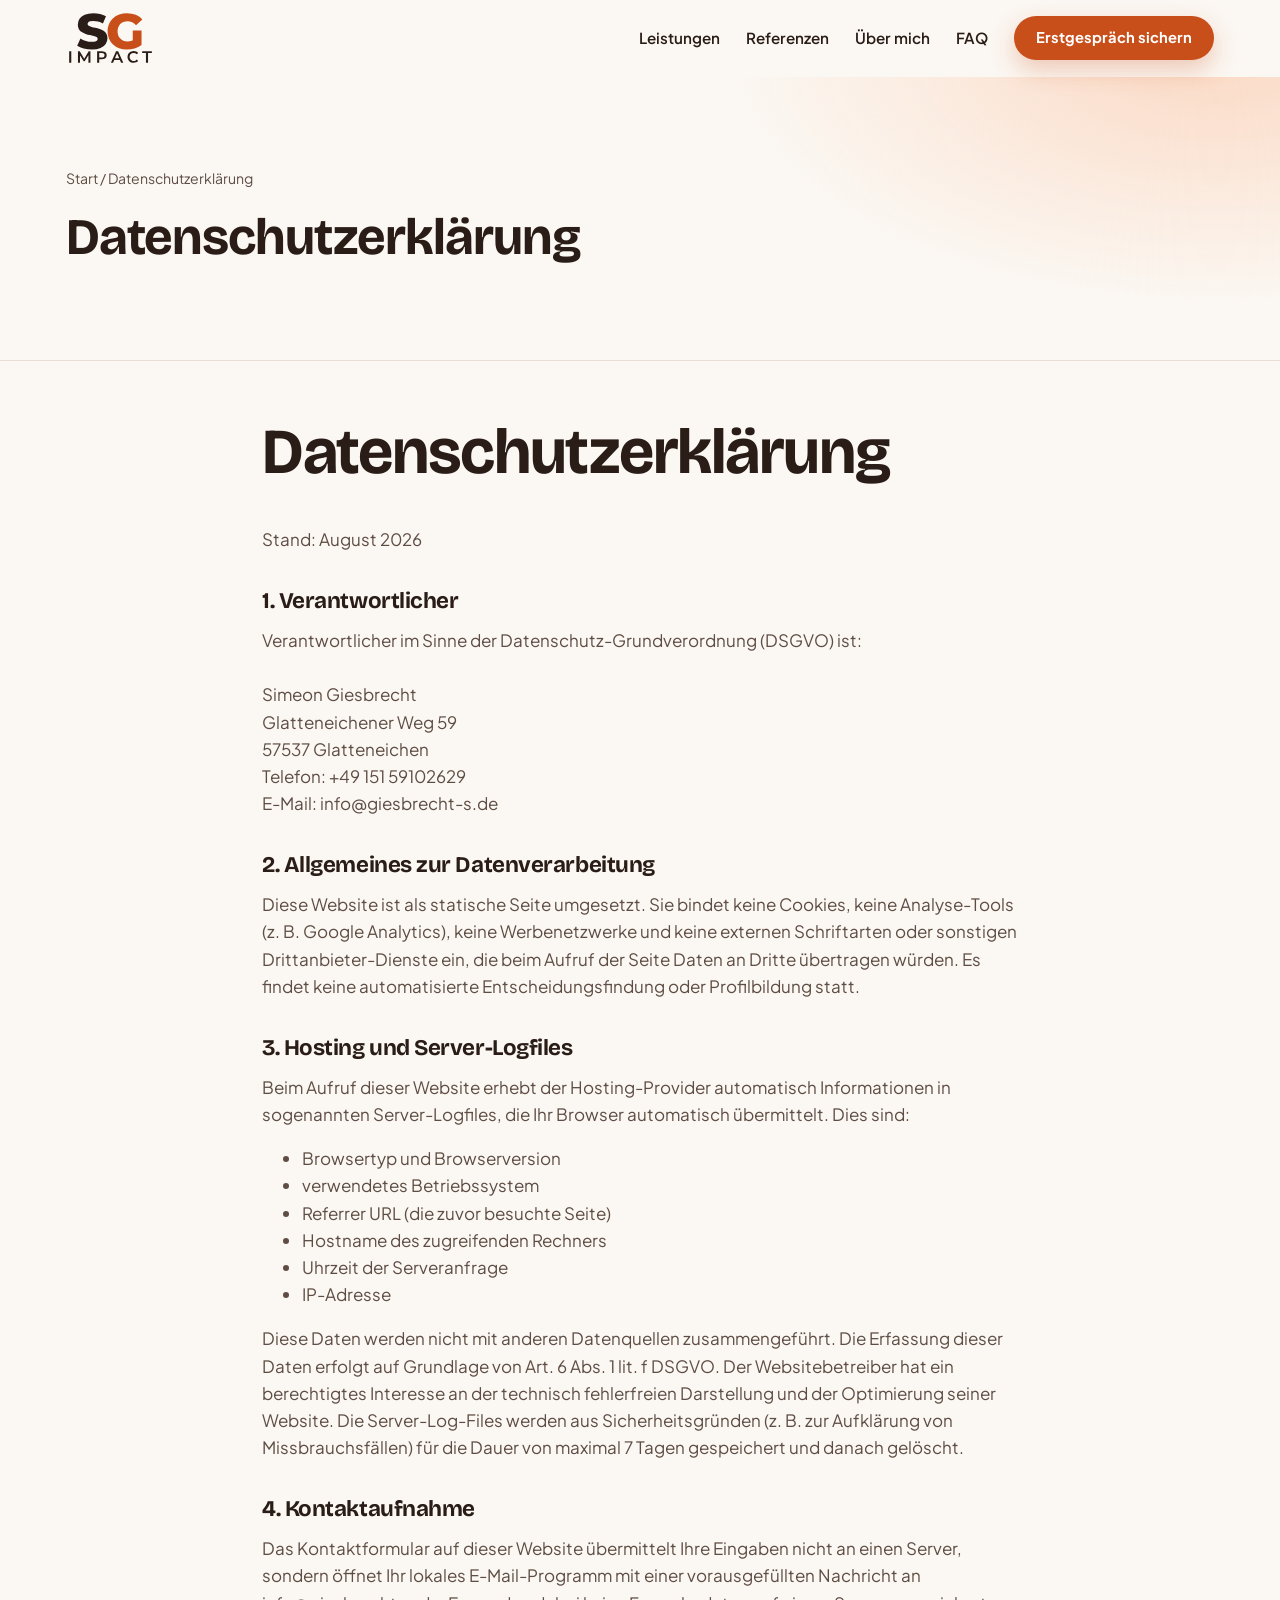
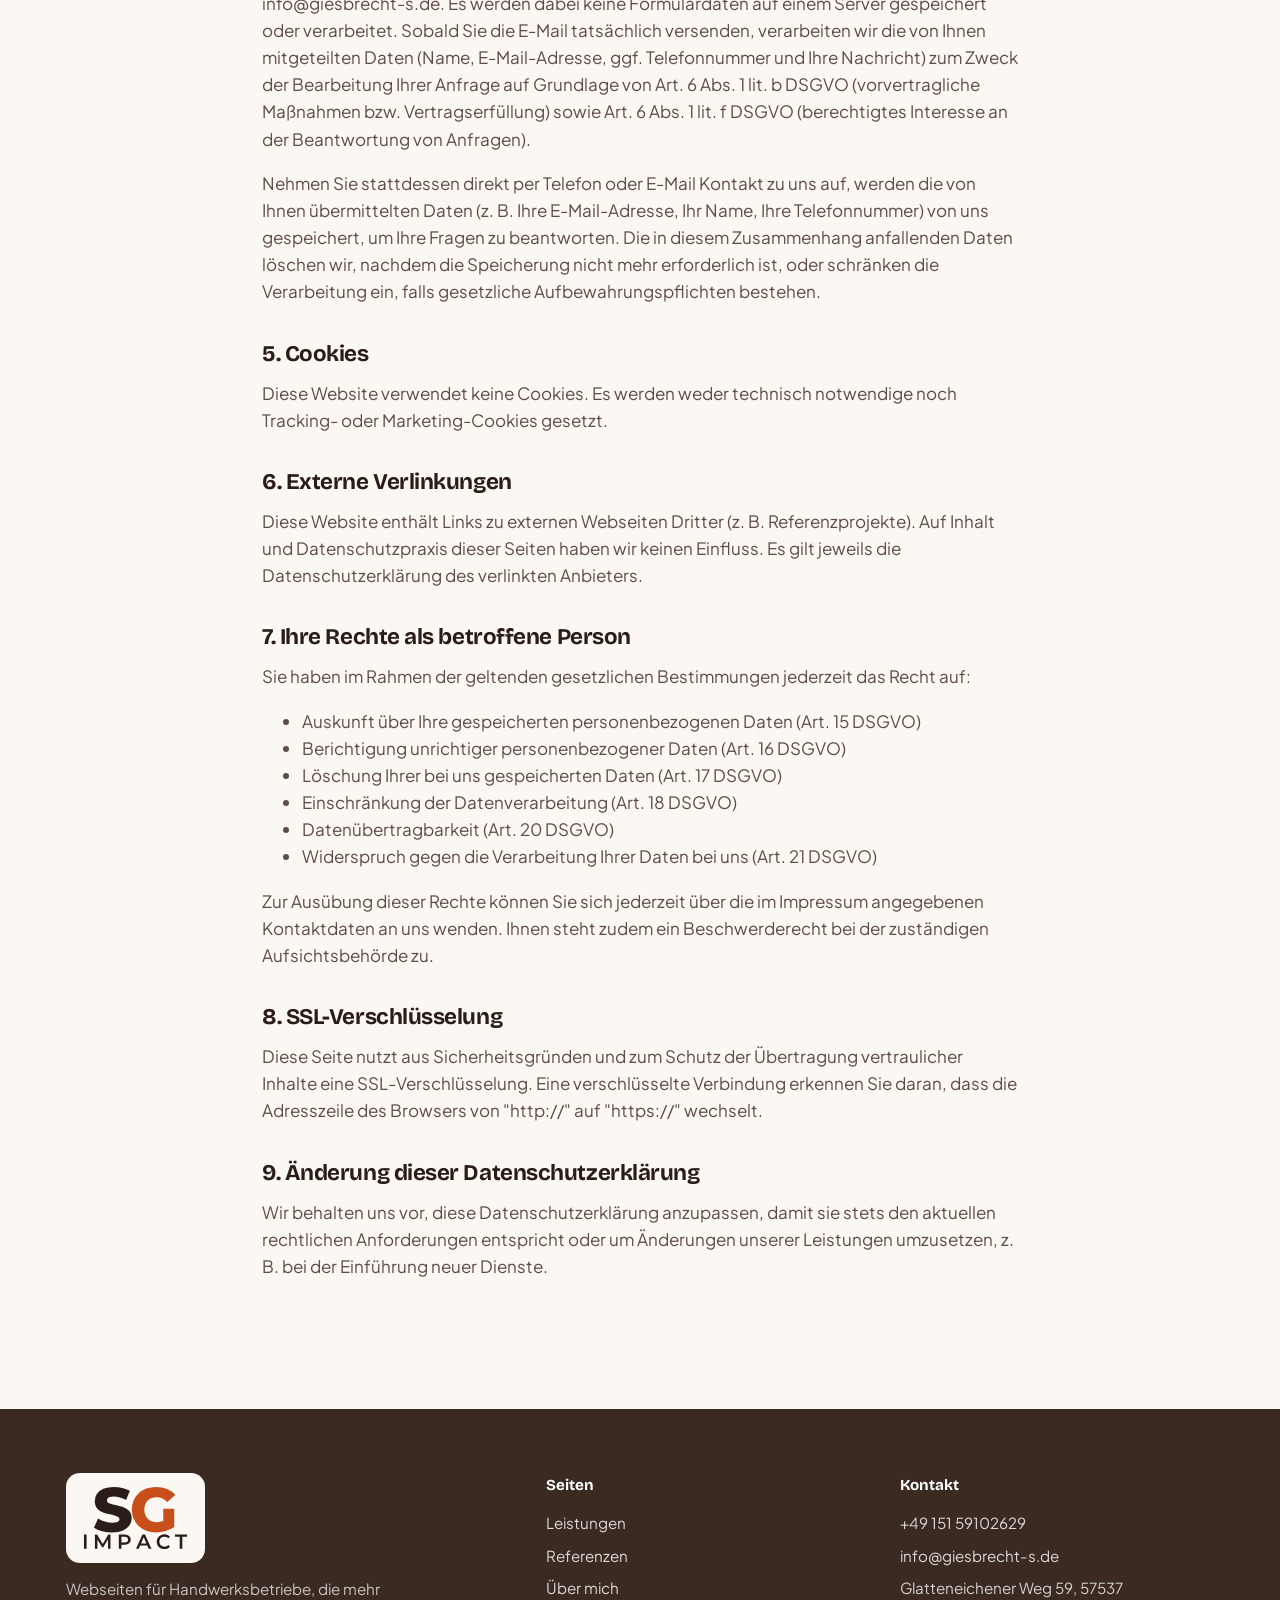
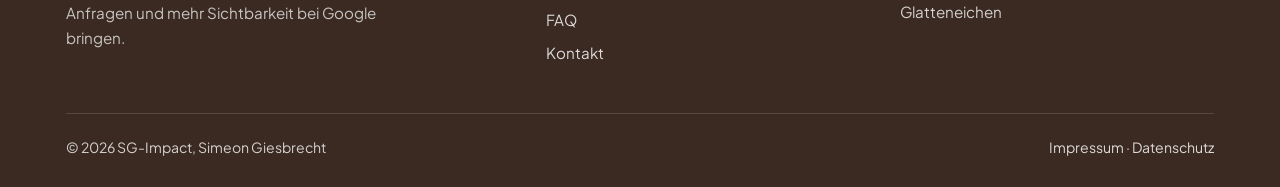
<file: datenschutz.html>
<!doctype html>
<html lang="de">
<head>
<meta charset="utf-8">
<meta name="viewport" content="width=device-width, initial-scale=1">
<title>Datenschutzerklärung | SG-Impact</title>
<meta name="description" content="Datenschutzerklärung der Webseite von SG-Impact.">
<link rel="canonical" href="https://www.sg-impact.de/datenschutz.html">
<meta name="robots" content="index, follow">
<meta name="theme-color" content="#C94F1A">
<meta property="og:type" content="website">
<meta property="og:locale" content="de_DE">
<meta property="og:site_name" content="SG-Impact">
<meta property="og:title" content="Datenschutzerklärung | SG-Impact">
<meta property="og:description" content="Datenschutzerklärung der Webseite von SG-Impact.">
<meta property="og:url" content="https://www.sg-impact.de/datenschutz.html">
<link rel="icon" href="data:image/svg+xml,%3Csvg xmlns='http://www.w3.org/2000/svg' viewBox='0 0 100 100'%3E%3Crect width='100' height='100' rx='22' fill='%23C94F1A'/%3E%3Ctext x='50' y='66' font-family='Arial, sans-serif' font-weight='900' font-size='46' fill='white' text-anchor='middle'%3ESG%3C/text%3E%3C/svg%3E">
<link rel="preconnect" href="https://fonts.googleapis.com">
<link rel="preconnect" href="https://fonts.gstatic.com" crossorigin>
<link href="https://fonts.googleapis.com/css2?family=Bricolage+Grotesque:opsz,wght@12..96,600..800&family=Plus+Jakarta+Sans:wght@400;500;600;700&display=swap" rel="stylesheet">
<link rel="stylesheet" href="assets/style.css">
<script type="application/ld+json">{"@context": "https://schema.org", "@type": "ProfessionalService", "@id": "https://www.sg-impact.de/#business", "name": "SG-Impact", "url": "https://www.sg-impact.de/", "telephone": "+49 151 59102629", "email": "info@giesbrecht-s.de", "founder": {"@type": "Person", "name": "Simeon Giesbrecht"}, "address": {"@type": "PostalAddress", "streetAddress": "Glatteneichener Weg 59", "postalCode": "57537", "addressLocality": "Glatteneichen", "addressCountry": "DE"}, "areaServed": {"@type": "Country", "name": "Deutschland"}, "description": "Webseiten für Handwerksbetriebe, die mehr Anfragen und mehr Sichtbarkeit bei Google bringen."}</script><script type="application/ld+json">{"@context": "https://schema.org", "@type": "BreadcrumbList", "itemListElement": [{"@type": "ListItem", "position": 1, "name": "Start", "item": "https://www.sg-impact.de/"}, {"@type": "ListItem", "position": 2, "name": "Datenschutzerklärung", "item": "https://www.sg-impact.de/datenschutz.html"}]}</script>
</head>
<body>
<a class="skip" href="#main">Zum Inhalt springen</a>
<header class="site"><div class="container nav"><a href="index.html" class="logo"><img src="assets/logo.svg" alt="SG-Impact" width="89" height="56"></a><nav class="nav-links" aria-label="Hauptmenü"><a href="leistungen.html">Leistungen</a><a href="referenzen.html">Referenzen</a><a href="index.html#ueber-mich">Über mich</a><a href="faq.html">FAQ</a><a href="kontakt.html" class="btn btn-primary">Erstgespräch sichern</a></nav><button class="burger" aria-label="Menü öffnen" aria-expanded="false"><span></span></button></div></header>
<main id="main">
<section class="page-hero"><div class="container"><nav class="crumbs" aria-label="Breadcrumb"><a href="index.html">Start</a> / Datenschutzerklärung</nav><h1>Datenschutzerklärung</h1><p class="lead"></p></div></section><section class="legal-wrap"><div class="container legal">
  <div class="container">
    
    <h1>Datenschutzerklärung</h1>
    <p class="updated">Stand: August 2026</p>

    <h2>1. Verantwortlicher</h2>
    <p>
      Verantwortlicher im Sinne der Datenschutz-Grundverordnung (DSGVO) ist:<br><br>
      Simeon Giesbrecht<br>
      Glatteneichener Weg 59<br>
      57537 Glatteneichen<br>
      Telefon: +49 151 59102629<br>
      E-Mail: info@giesbrecht-s.de
    </p>

    <h2>2. Allgemeines zur Datenverarbeitung</h2>
    <p>
      Diese Website ist als statische Seite umgesetzt. Sie bindet keine Cookies, keine
      Analyse-Tools (z. B. Google Analytics), keine Werbenetzwerke und keine externen Schriftarten
      oder sonstigen Drittanbieter-Dienste ein, die beim Aufruf der Seite Daten an Dritte übertragen
      würden. Es findet keine automatisierte Entscheidungsfindung oder Profilbildung statt.
    </p>

    <h2>3. Hosting und Server-Logfiles</h2>
    <p>
      Beim Aufruf dieser Website erhebt der Hosting-Provider automatisch Informationen in
      sogenannten Server-Logfiles, die Ihr Browser automatisch übermittelt. Dies sind:
    </p>
    <ul>
      <li>Browsertyp und Browserversion</li>
      <li>verwendetes Betriebssystem</li>
      <li>Referrer URL (die zuvor besuchte Seite)</li>
      <li>Hostname des zugreifenden Rechners</li>
      <li>Uhrzeit der Serveranfrage</li>
      <li>IP-Adresse</li>
    </ul>
    <p>
      Diese Daten werden nicht mit anderen Datenquellen zusammengeführt. Die Erfassung dieser Daten
      erfolgt auf Grundlage von Art. 6 Abs. 1 lit. f DSGVO. Der Websitebetreiber hat ein berechtigtes
      Interesse an der technisch fehlerfreien Darstellung und der Optimierung seiner Website. Die
      Server-Log-Files werden aus Sicherheitsgründen (z. B. zur Aufklärung von Missbrauchsfällen)
      für die Dauer von maximal 7 Tagen gespeichert und danach gelöscht.
    </p>

    <h2>4. Kontaktaufnahme</h2>
    <p>
      Das Kontaktformular auf dieser Website übermittelt Ihre Eingaben nicht an einen Server,
      sondern öffnet Ihr lokales E-Mail-Programm mit einer vorausgefüllten Nachricht an
      info@giesbrecht-s.de. Es werden dabei keine Formulardaten auf einem Server gespeichert oder
      verarbeitet. Sobald Sie die E-Mail tatsächlich versenden, verarbeiten wir die von Ihnen
      mitgeteilten Daten (Name, E-Mail-Adresse, ggf. Telefonnummer und Ihre Nachricht) zum Zweck der
      Bearbeitung Ihrer Anfrage auf Grundlage von Art. 6 Abs. 1 lit. b DSGVO (vorvertragliche
      Maßnahmen bzw. Vertragserfüllung) sowie Art. 6 Abs. 1 lit. f DSGVO (berechtigtes Interesse an
      der Beantwortung von Anfragen).
    </p>
    <p>
      Nehmen Sie stattdessen direkt per Telefon oder E-Mail Kontakt zu uns auf, werden die von Ihnen
      übermittelten Daten (z. B. Ihre E-Mail-Adresse, Ihr Name, Ihre Telefonnummer) von uns
      gespeichert, um Ihre Fragen zu beantworten. Die in diesem Zusammenhang anfallenden Daten
      löschen wir, nachdem die Speicherung nicht mehr erforderlich ist, oder schränken die
      Verarbeitung ein, falls gesetzliche Aufbewahrungspflichten bestehen.
    </p>

    <h2>5. Cookies</h2>
    <p>
      Diese Website verwendet keine Cookies. Es werden weder technisch notwendige noch
      Tracking- oder Marketing-Cookies gesetzt.
    </p>

    <h2>6. Externe Verlinkungen</h2>
    <p>
      Diese Website enthält Links zu externen Webseiten Dritter (z. B. Referenzprojekte). Auf
      Inhalt und Datenschutzpraxis dieser Seiten haben wir keinen Einfluss. Es gilt jeweils die
      Datenschutzerklärung des verlinkten Anbieters.
    </p>

    <h2>7. Ihre Rechte als betroffene Person</h2>
    <p>Sie haben im Rahmen der geltenden gesetzlichen Bestimmungen jederzeit das Recht auf:</p>
    <ul>
      <li>Auskunft über Ihre gespeicherten personenbezogenen Daten (Art. 15 DSGVO)</li>
      <li>Berichtigung unrichtiger personenbezogener Daten (Art. 16 DSGVO)</li>
      <li>Löschung Ihrer bei uns gespeicherten Daten (Art. 17 DSGVO)</li>
      <li>Einschränkung der Datenverarbeitung (Art. 18 DSGVO)</li>
      <li>Datenübertragbarkeit (Art. 20 DSGVO)</li>
      <li>Widerspruch gegen die Verarbeitung Ihrer Daten bei uns (Art. 21 DSGVO)</li>
    </ul>
    <p>
      Zur Ausübung dieser Rechte können Sie sich jederzeit über die im Impressum angegebenen
      Kontaktdaten an uns wenden. Ihnen steht zudem ein Beschwerderecht bei der zuständigen
      Aufsichtsbehörde zu.
    </p>

    <h2>8. SSL-Verschlüsselung</h2>
    <p>
      Diese Seite nutzt aus Sicherheitsgründen und zum Schutz der Übertragung vertraulicher Inhalte
      eine SSL-Verschlüsselung. Eine verschlüsselte Verbindung erkennen Sie daran, dass die
      Adresszeile des Browsers von "http://" auf "https://" wechselt.
    </p>

    <h2>9. Änderung dieser Datenschutzerklärung</h2>
    <p>
      Wir behalten uns vor, diese Datenschutzerklärung anzupassen, damit sie stets den aktuellen
      rechtlichen Anforderungen entspricht oder um Änderungen unserer Leistungen umzusetzen, z. B.
      bei der Einführung neuer Dienste.
    </p>
  </div>
</div></section>
</main>
<footer class="site"><div class="container"><div class="footer-grid"><div><div class="footer-logo"><img src="assets/logo.svg" alt="SG-Impact" width="111" height="70"></div><p>Webseiten für Handwerksbetriebe, die mehr Anfragen und mehr Sichtbarkeit bei Google bringen.</p></div><div><h4>Seiten</h4><ul><li><a href="leistungen.html">Leistungen</a></li><li><a href="referenzen.html">Referenzen</a></li><li><a href="index.html#ueber-mich">Über mich</a></li><li><a href="faq.html">FAQ</a></li><li><a href="kontakt.html">Kontakt</a></li></ul></div><div><h4>Kontakt</h4><ul><li><a href="tel:+4915159102629">+49 151 59102629</a></li><li><a href="mailto:info@giesbrecht-s.de">info@giesbrecht-s.de</a></li><li>Glatteneichener Weg 59, 57537 Glatteneichen</li></ul></div></div><div class="footer-bottom"><span>© 2026 SG-Impact, Simeon Giesbrecht</span><span><a href="impressum.html">Impressum</a> · <a href="datenschutz.html">Datenschutz</a></span></div></div></footer>
<script src="assets/main.js" defer></script>
</body>
</html>
</file>
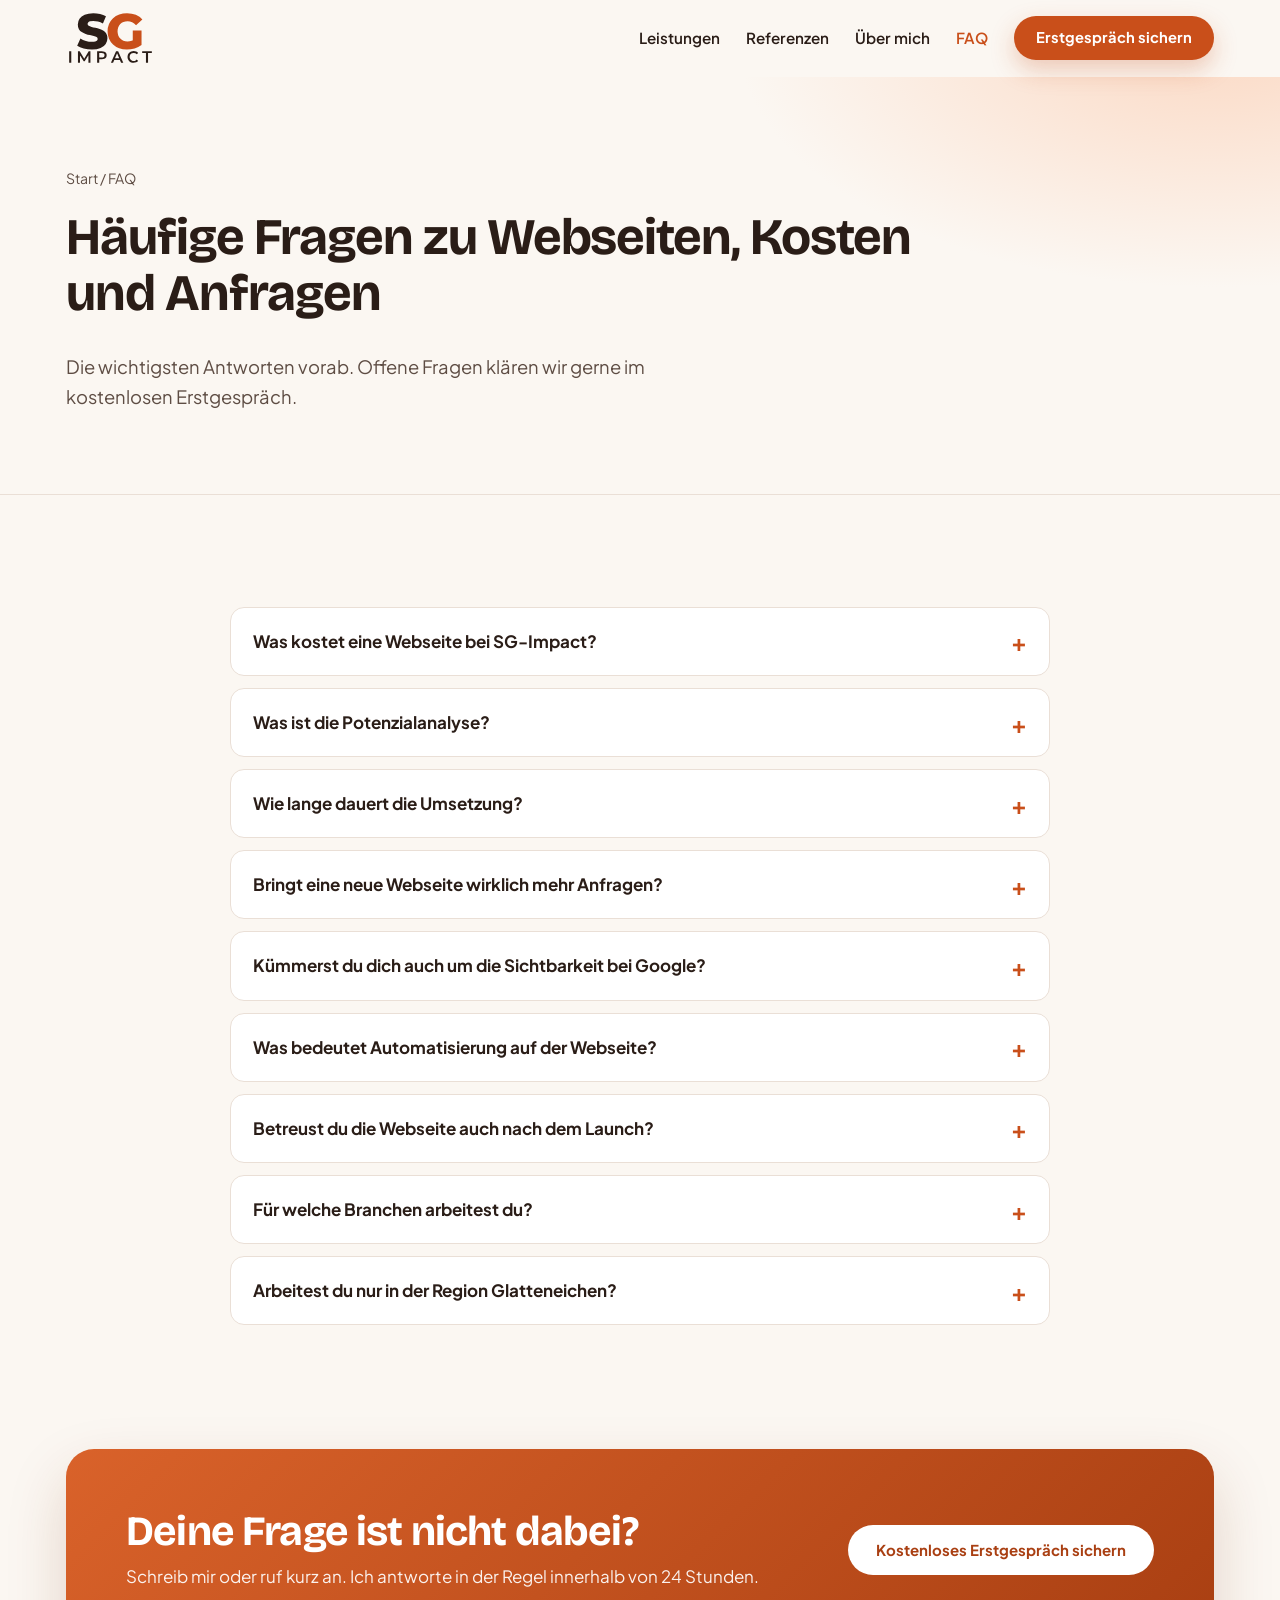
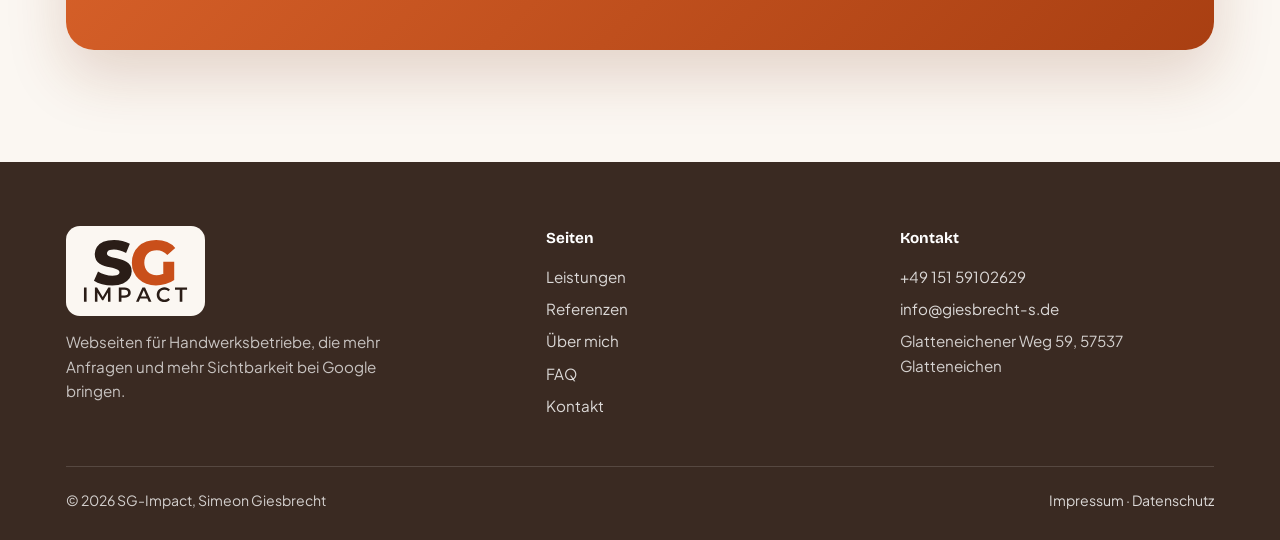
<file: faq.html>
<!doctype html>
<html lang="de">
<head>
<meta charset="utf-8">
<meta name="viewport" content="width=device-width, initial-scale=1">
<title>Häufige Fragen zu Kosten und Anfragen | SG-Impact</title>
<meta name="description" content="Antworten auf häufige Fragen zu Webseiten für Handwerksbetriebe: Kosten, Potenzialanalyse, Umsetzung, Google-Sichtbarkeit und Betreuung.">
<link rel="canonical" href="https://www.sg-impact.de/faq.html">
<meta name="robots" content="index, follow">
<meta name="theme-color" content="#C94F1A">
<meta property="og:type" content="website">
<meta property="og:locale" content="de_DE">
<meta property="og:site_name" content="SG-Impact">
<meta property="og:title" content="Häufige Fragen zu Kosten und Anfragen | SG-Impact">
<meta property="og:description" content="Antworten auf häufige Fragen zu Webseiten für Handwerksbetriebe: Kosten, Potenzialanalyse, Umsetzung, Google-Sichtbarkeit und Betreuung.">
<meta property="og:url" content="https://www.sg-impact.de/faq.html">
<link rel="icon" href="data:image/svg+xml,%3Csvg xmlns='http://www.w3.org/2000/svg' viewBox='0 0 100 100'%3E%3Crect width='100' height='100' rx='22' fill='%23C94F1A'/%3E%3Ctext x='50' y='66' font-family='Arial, sans-serif' font-weight='900' font-size='46' fill='white' text-anchor='middle'%3ESG%3C/text%3E%3C/svg%3E">
<link rel="preconnect" href="https://fonts.googleapis.com">
<link rel="preconnect" href="https://fonts.gstatic.com" crossorigin>
<link href="https://fonts.googleapis.com/css2?family=Bricolage+Grotesque:opsz,wght@12..96,600..800&family=Plus+Jakarta+Sans:wght@400;500;600;700&display=swap" rel="stylesheet">
<link rel="stylesheet" href="assets/style.css">
<script type="application/ld+json">{"@context": "https://schema.org", "@type": "ProfessionalService", "@id": "https://www.sg-impact.de/#business", "name": "SG-Impact", "url": "https://www.sg-impact.de/", "telephone": "+49 151 59102629", "email": "info@giesbrecht-s.de", "founder": {"@type": "Person", "name": "Simeon Giesbrecht"}, "address": {"@type": "PostalAddress", "streetAddress": "Glatteneichener Weg 59", "postalCode": "57537", "addressLocality": "Glatteneichen", "addressCountry": "DE"}, "areaServed": {"@type": "Country", "name": "Deutschland"}, "description": "Webseiten für Handwerksbetriebe, die mehr Anfragen und mehr Sichtbarkeit bei Google bringen."}</script><script type="application/ld+json">{"@context": "https://schema.org", "@type": "FAQPage", "mainEntity": [{"@type": "Question", "name": "Was kostet eine Webseite bei SG-Impact?", "acceptedAnswer": {"@type": "Answer", "text": "Du bekommst vor Projektstart einen festen Preis und einen klaren Kostenplan, ohne Überraschungen. Der Umfang richtet sich nach deinem Ziel, von einer schlanken Unternehmensseite bis zur Webseite mit Angebots-Bot. Im kostenlosen Erstgespräch erhältst du ein konkretes Angebot."}}, {"@type": "Question", "name": "Was ist die Potenzialanalyse?", "acceptedAnswer": {"@type": "Answer", "text": "Ein kostenloses Gespräch, in dem wir dein Ziel klären: mehr Anfragen, mehr Bewerbungen oder mehr Sichtbarkeit. Du erfährst, was realistisch ist und welche Lösung dafür passt. Die Analyse ist kostenlos und unverbindlich."}}, {"@type": "Question", "name": "Wie lange dauert die Umsetzung?", "acceptedAnswer": {"@type": "Answer", "text": "Je nach Umfang meist wenige Wochen von Konzept bis Livegang. Den genauen Zeitrahmen legen wir im Erstgespräch gemeinsam fest."}}, {"@type": "Question", "name": "Bringt eine neue Webseite wirklich mehr Anfragen?", "acceptedAnswer": {"@type": "Answer", "text": "Sie ist die Grundlage dafür. Anfragen kommen, wenn die Seite in Google gefunden wird und Besucher schnell sehen, dass du der Richtige bist. Ob und wie stark das steigt, hängt von Region, Konkurrenz und Angebot ab. Das besprechen wir offen im Erstgespräch."}}, {"@type": "Question", "name": "Kümmerst du dich auch um die Sichtbarkeit bei Google?", "acceptedAnswer": {"@type": "Answer", "text": "Ja. Jede Webseite wird technisch und inhaltlich so aufgebaut, dass sie in deiner Region bei Google gefunden wird. Das ist fester Bestandteil der Arbeit und kein Zusatzpaket."}}, {"@type": "Question", "name": "Was bedeutet Automatisierung auf der Webseite?", "acceptedAnswer": {"@type": "Answer", "text": "Zum Beispiel ein Bot, der Anfragen direkt aufnimmt, oder ein Rechner, der aus den Angaben eines Besuchers einen Angebotsentwurf vorbereitet. Damit hast du weniger manuelle Arbeit."}}, {"@type": "Question", "name": "Betreust du die Webseite auch nach dem Launch?", "acceptedAnswer": {"@type": "Answer", "text": "Ja, gerne. Eine Webseite ist für mich ein laufendes Investment und keine einmalige Sache. Ich begleite dich bei Pflege und Weiterentwicklung."}}, {"@type": "Question", "name": "Für welche Branchen arbeitest du?", "acceptedAnswer": {"@type": "Answer", "text": "Am häufigsten für Handwerks- und Bauunternehmen. Ich arbeite aber auch mit Industrie, B2B, Dienstleistern und kreativen Betrieben, wenn Anfragen oder Bewerbungen dein Ziel sind."}}, {"@type": "Question", "name": "Arbeitest du nur in der Region Glatteneichen?", "acceptedAnswer": {"@type": "Answer", "text": "Ich bin in Glatteneichen zu Hause und arbeite deutschlandweit. Die Zusammenarbeit läuft meist digital."}}]}</script><script type="application/ld+json">{"@context": "https://schema.org", "@type": "BreadcrumbList", "itemListElement": [{"@type": "ListItem", "position": 1, "name": "Start", "item": "https://www.sg-impact.de/"}, {"@type": "ListItem", "position": 2, "name": "FAQ", "item": "https://www.sg-impact.de/faq.html"}]}</script>
</head>
<body>
<a class="skip" href="#main">Zum Inhalt springen</a>
<header class="site"><div class="container nav"><a href="index.html" class="logo"><img src="assets/logo.svg" alt="SG-Impact" width="89" height="56"></a><nav class="nav-links" aria-label="Hauptmenü"><a href="leistungen.html">Leistungen</a><a href="referenzen.html">Referenzen</a><a href="index.html#ueber-mich">Über mich</a><a href="faq.html" aria-current="page">FAQ</a><a href="kontakt.html" class="btn btn-primary">Erstgespräch sichern</a></nav><button class="burger" aria-label="Menü öffnen" aria-expanded="false"><span></span></button></div></header>
<main id="main">
<section class="page-hero"><div class="container"><nav class="crumbs" aria-label="Breadcrumb"><a href="index.html">Start</a> / FAQ</nav><h1>Häufige Fragen zu Webseiten, Kosten und Anfragen</h1><p class="lead">Die wichtigsten Antworten vorab. Offene Fragen klären wir gerne im kostenlosen Erstgespräch.</p></div></section><section class=""><div class="container"><div class="faq"><details class="reveal" style="--d:0.00s"><summary>Was kostet eine Webseite bei SG-Impact?</summary><p>Du bekommst vor Projektstart einen festen Preis und einen klaren Kostenplan, ohne Überraschungen. Der Umfang richtet sich nach deinem Ziel, von einer schlanken Unternehmensseite bis zur Webseite mit Angebots-Bot. Im kostenlosen Erstgespräch erhältst du ein konkretes Angebot.</p></details><details class="reveal" style="--d:0.04s"><summary>Was ist die Potenzialanalyse?</summary><p>Ein kostenloses Gespräch, in dem wir dein Ziel klären: mehr Anfragen, mehr Bewerbungen oder mehr Sichtbarkeit. Du erfährst, was realistisch ist und welche Lösung dafür passt. Die Analyse ist kostenlos und unverbindlich.</p></details><details class="reveal" style="--d:0.08s"><summary>Wie lange dauert die Umsetzung?</summary><p>Je nach Umfang meist wenige Wochen von Konzept bis Livegang. Den genauen Zeitrahmen legen wir im Erstgespräch gemeinsam fest.</p></details><details class="reveal" style="--d:0.12s"><summary>Bringt eine neue Webseite wirklich mehr Anfragen?</summary><p>Sie ist die Grundlage dafür. Anfragen kommen, wenn die Seite in Google gefunden wird und Besucher schnell sehen, dass du der Richtige bist. Ob und wie stark das steigt, hängt von Region, Konkurrenz und Angebot ab. Das besprechen wir offen im Erstgespräch.</p></details><details class="reveal" style="--d:0.16s"><summary>Kümmerst du dich auch um die Sichtbarkeit bei Google?</summary><p>Ja. Jede Webseite wird technisch und inhaltlich so aufgebaut, dass sie in deiner Region bei Google gefunden wird. Das ist fester Bestandteil der Arbeit und kein Zusatzpaket.</p></details><details class="reveal" style="--d:0.20s"><summary>Was bedeutet Automatisierung auf der Webseite?</summary><p>Zum Beispiel ein Bot, der Anfragen direkt aufnimmt, oder ein Rechner, der aus den Angaben eines Besuchers einen Angebotsentwurf vorbereitet. Damit hast du weniger manuelle Arbeit.</p></details><details class="reveal"><summary>Betreust du die Webseite auch nach dem Launch?</summary><p>Ja, gerne. Eine Webseite ist für mich ein laufendes Investment und keine einmalige Sache. Ich begleite dich bei Pflege und Weiterentwicklung.</p></details><details class="reveal"><summary>Für welche Branchen arbeitest du?</summary><p>Am häufigsten für Handwerks- und Bauunternehmen. Ich arbeite aber auch mit Industrie, B2B, Dienstleistern und kreativen Betrieben, wenn Anfragen oder Bewerbungen dein Ziel sind.</p></details><details class="reveal"><summary>Arbeitest du nur in der Region Glatteneichen?</summary><p>Ich bin in Glatteneichen zu Hause und arbeite deutschlandweit. Die Zusammenarbeit läuft meist digital.</p></details></div></div></section><section class="cta-wrap"><div class="container"><div class="cta reveal"><div><h2>Deine Frage ist nicht dabei?</h2><p>Schreib mir oder ruf kurz an. Ich antworte in der Regel innerhalb von 24 Stunden.</p></div><a href="kontakt.html" class="btn btn-white">Kostenloses Erstgespräch sichern</a></div></div></section>
</main>
<footer class="site"><div class="container"><div class="footer-grid"><div><div class="footer-logo"><img src="assets/logo.svg" alt="SG-Impact" width="111" height="70"></div><p>Webseiten für Handwerksbetriebe, die mehr Anfragen und mehr Sichtbarkeit bei Google bringen.</p></div><div><h4>Seiten</h4><ul><li><a href="leistungen.html">Leistungen</a></li><li><a href="referenzen.html">Referenzen</a></li><li><a href="index.html#ueber-mich">Über mich</a></li><li><a href="faq.html">FAQ</a></li><li><a href="kontakt.html">Kontakt</a></li></ul></div><div><h4>Kontakt</h4><ul><li><a href="tel:+4915159102629">+49 151 59102629</a></li><li><a href="mailto:info@giesbrecht-s.de">info@giesbrecht-s.de</a></li><li>Glatteneichener Weg 59, 57537 Glatteneichen</li></ul></div></div><div class="footer-bottom"><span>© 2026 SG-Impact, Simeon Giesbrecht</span><span><a href="impressum.html">Impressum</a> · <a href="datenschutz.html">Datenschutz</a></span></div></div></footer>
<script src="assets/main.js" defer></script>
</body>
</html>
</file>
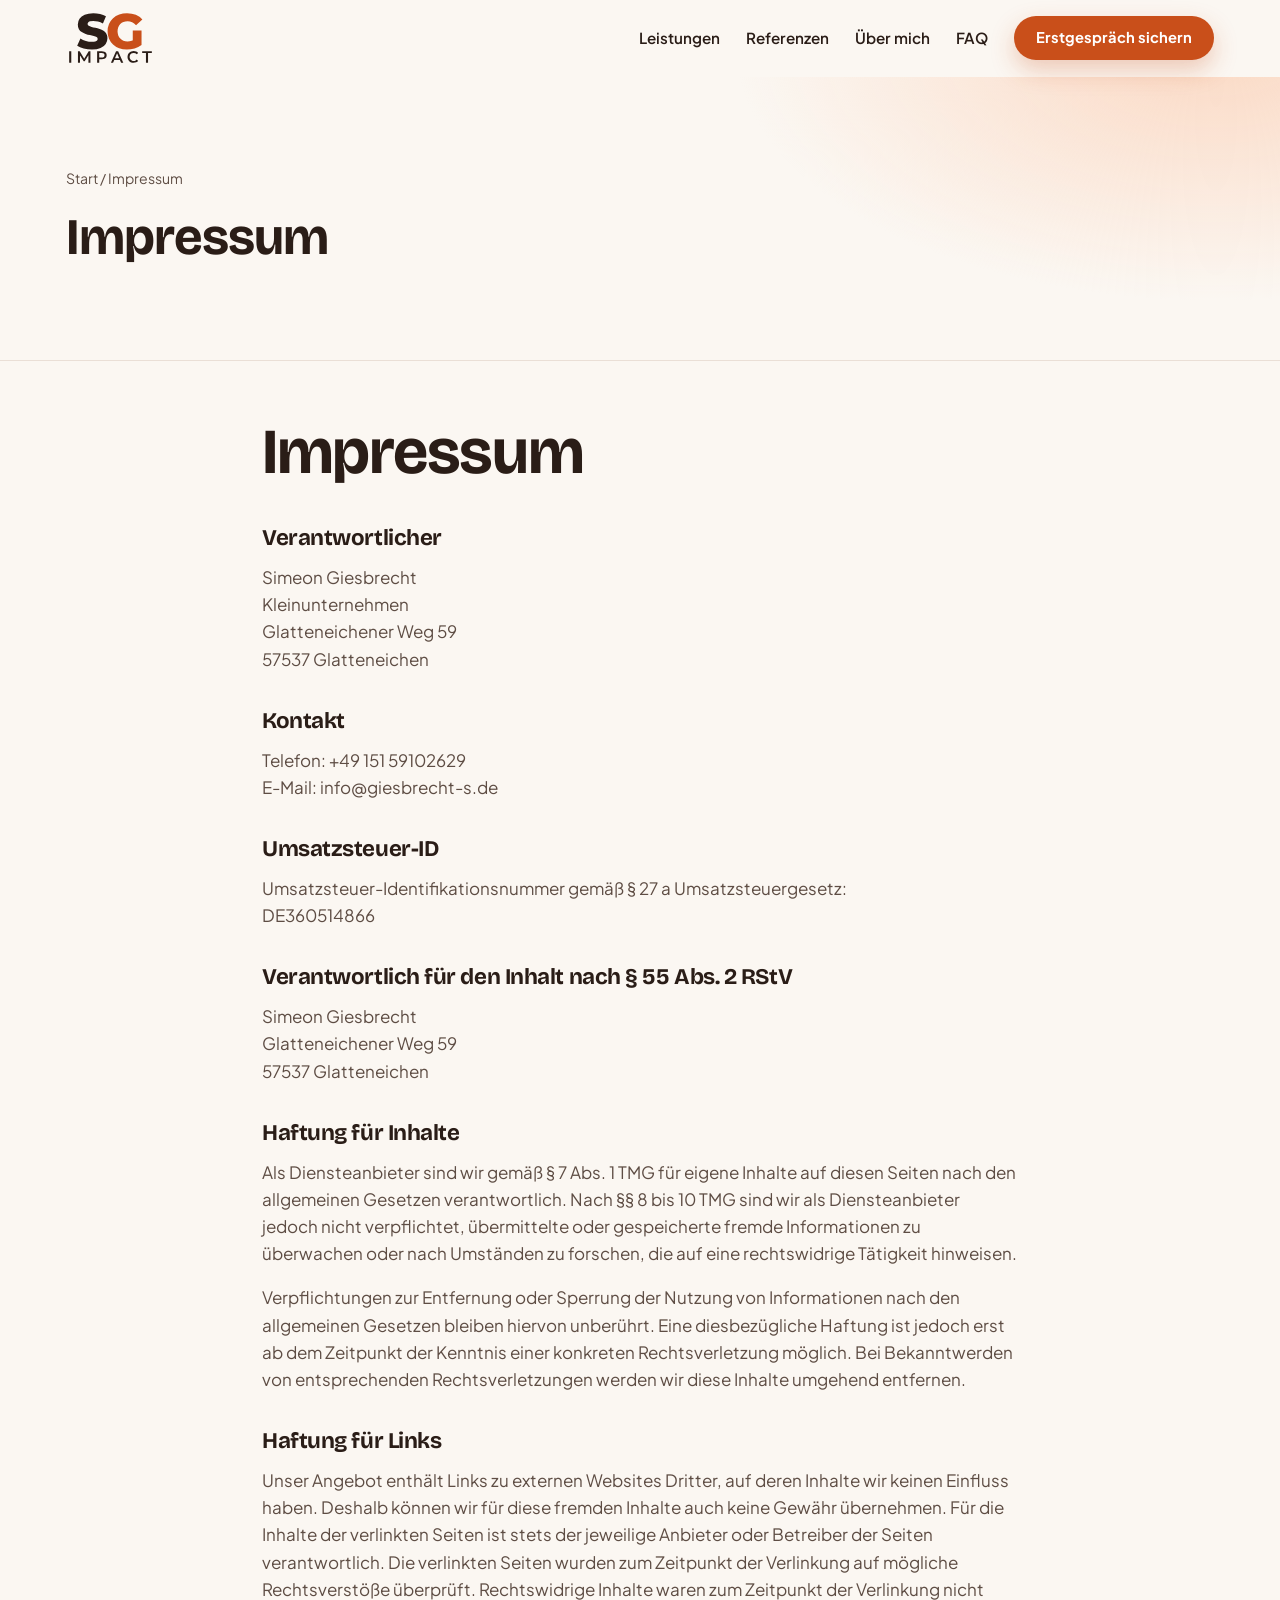
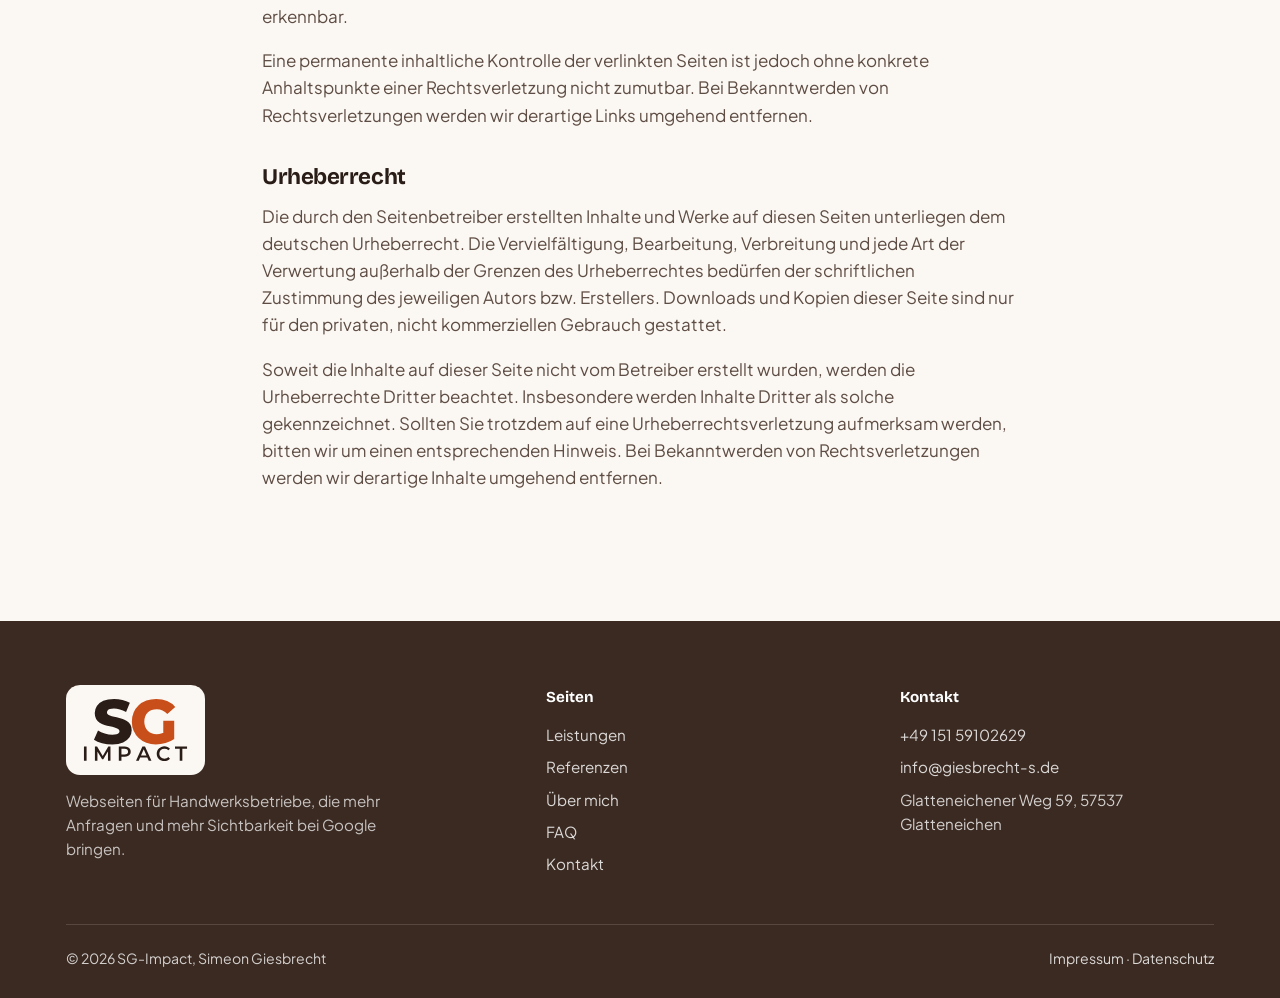
<file: impressum.html>
<!doctype html>
<html lang="de">
<head>
<meta charset="utf-8">
<meta name="viewport" content="width=device-width, initial-scale=1">
<title>Impressum | SG-Impact</title>
<meta name="description" content="Impressum von SG-Impact, Simeon Giesbrecht, Glatteneichen.">
<link rel="canonical" href="https://www.sg-impact.de/impressum.html">
<meta name="robots" content="index, follow">
<meta name="theme-color" content="#C94F1A">
<meta property="og:type" content="website">
<meta property="og:locale" content="de_DE">
<meta property="og:site_name" content="SG-Impact">
<meta property="og:title" content="Impressum | SG-Impact">
<meta property="og:description" content="Impressum von SG-Impact, Simeon Giesbrecht, Glatteneichen.">
<meta property="og:url" content="https://www.sg-impact.de/impressum.html">
<link rel="icon" href="data:image/svg+xml,%3Csvg xmlns='http://www.w3.org/2000/svg' viewBox='0 0 100 100'%3E%3Crect width='100' height='100' rx='22' fill='%23C94F1A'/%3E%3Ctext x='50' y='66' font-family='Arial, sans-serif' font-weight='900' font-size='46' fill='white' text-anchor='middle'%3ESG%3C/text%3E%3C/svg%3E">
<link rel="preconnect" href="https://fonts.googleapis.com">
<link rel="preconnect" href="https://fonts.gstatic.com" crossorigin>
<link href="https://fonts.googleapis.com/css2?family=Bricolage+Grotesque:opsz,wght@12..96,600..800&family=Plus+Jakarta+Sans:wght@400;500;600;700&display=swap" rel="stylesheet">
<link rel="stylesheet" href="assets/style.css">
<script type="application/ld+json">{"@context": "https://schema.org", "@type": "ProfessionalService", "@id": "https://www.sg-impact.de/#business", "name": "SG-Impact", "url": "https://www.sg-impact.de/", "telephone": "+49 151 59102629", "email": "info@giesbrecht-s.de", "founder": {"@type": "Person", "name": "Simeon Giesbrecht"}, "address": {"@type": "PostalAddress", "streetAddress": "Glatteneichener Weg 59", "postalCode": "57537", "addressLocality": "Glatteneichen", "addressCountry": "DE"}, "areaServed": {"@type": "Country", "name": "Deutschland"}, "description": "Webseiten für Handwerksbetriebe, die mehr Anfragen und mehr Sichtbarkeit bei Google bringen."}</script><script type="application/ld+json">{"@context": "https://schema.org", "@type": "BreadcrumbList", "itemListElement": [{"@type": "ListItem", "position": 1, "name": "Start", "item": "https://www.sg-impact.de/"}, {"@type": "ListItem", "position": 2, "name": "Impressum", "item": "https://www.sg-impact.de/impressum.html"}]}</script>
</head>
<body>
<a class="skip" href="#main">Zum Inhalt springen</a>
<header class="site"><div class="container nav"><a href="index.html" class="logo"><img src="assets/logo.svg" alt="SG-Impact" width="89" height="56"></a><nav class="nav-links" aria-label="Hauptmenü"><a href="leistungen.html">Leistungen</a><a href="referenzen.html">Referenzen</a><a href="index.html#ueber-mich">Über mich</a><a href="faq.html">FAQ</a><a href="kontakt.html" class="btn btn-primary">Erstgespräch sichern</a></nav><button class="burger" aria-label="Menü öffnen" aria-expanded="false"><span></span></button></div></header>
<main id="main">
<section class="page-hero"><div class="container"><nav class="crumbs" aria-label="Breadcrumb"><a href="index.html">Start</a> / Impressum</nav><h1>Impressum</h1><p class="lead"></p></div></section><section class="legal-wrap"><div class="container legal">
  <div class="container">
    
    <h1>Impressum</h1>

    <h2>Verantwortlicher</h2>
    <p>
      Simeon Giesbrecht<br>
      Kleinunternehmen<br>
      Glatteneichener Weg 59<br>
      57537 Glatteneichen
    </p>

    <h2>Kontakt</h2>
    <p>
      Telefon: +49 151 59102629<br>
      E-Mail: info@giesbrecht-s.de
    </p>

    <h2>Umsatzsteuer-ID</h2>
    <p>
      Umsatzsteuer-Identifikationsnummer gemäß § 27 a Umsatzsteuergesetz:<br>
      DE360514866
    </p>

    <h2>Verantwortlich für den Inhalt nach § 55 Abs. 2 RStV</h2>
    <p>
      Simeon Giesbrecht<br>
      Glatteneichener Weg 59<br>
      57537 Glatteneichen
    </p>

    <h2>Haftung für Inhalte</h2>
    <p>
      Als Diensteanbieter sind wir gemäß § 7 Abs. 1 TMG für eigene Inhalte auf diesen Seiten nach
      den allgemeinen Gesetzen verantwortlich. Nach §§ 8 bis 10 TMG sind wir als Diensteanbieter
      jedoch nicht verpflichtet, übermittelte oder gespeicherte fremde Informationen zu überwachen
      oder nach Umständen zu forschen, die auf eine rechtswidrige Tätigkeit hinweisen.
    </p>
    <p>
      Verpflichtungen zur Entfernung oder Sperrung der Nutzung von Informationen nach den
      allgemeinen Gesetzen bleiben hiervon unberührt. Eine diesbezügliche Haftung ist jedoch erst ab
      dem Zeitpunkt der Kenntnis einer konkreten Rechtsverletzung möglich. Bei Bekanntwerden von
      entsprechenden Rechtsverletzungen werden wir diese Inhalte umgehend entfernen.
    </p>

    <h2>Haftung für Links</h2>
    <p>
      Unser Angebot enthält Links zu externen Websites Dritter, auf deren Inhalte wir keinen
      Einfluss haben. Deshalb können wir für diese fremden Inhalte auch keine Gewähr übernehmen.
      Für die Inhalte der verlinkten Seiten ist stets der jeweilige Anbieter oder Betreiber der
      Seiten verantwortlich. Die verlinkten Seiten wurden zum Zeitpunkt der Verlinkung auf mögliche
      Rechtsverstöße überprüft. Rechtswidrige Inhalte waren zum Zeitpunkt der Verlinkung nicht
      erkennbar.
    </p>
    <p>
      Eine permanente inhaltliche Kontrolle der verlinkten Seiten ist jedoch ohne konkrete
      Anhaltspunkte einer Rechtsverletzung nicht zumutbar. Bei Bekanntwerden von Rechtsverletzungen
      werden wir derartige Links umgehend entfernen.
    </p>

    <h2>Urheberrecht</h2>
    <p>
      Die durch den Seitenbetreiber erstellten Inhalte und Werke auf diesen Seiten unterliegen dem
      deutschen Urheberrecht. Die Vervielfältigung, Bearbeitung, Verbreitung und jede Art der
      Verwertung außerhalb der Grenzen des Urheberrechtes bedürfen der schriftlichen Zustimmung des
      jeweiligen Autors bzw. Erstellers. Downloads und Kopien dieser Seite sind nur für den
      privaten, nicht kommerziellen Gebrauch gestattet.
    </p>
    <p>
      Soweit die Inhalte auf dieser Seite nicht vom Betreiber erstellt wurden, werden die
      Urheberrechte Dritter beachtet. Insbesondere werden Inhalte Dritter als solche gekennzeichnet.
      Sollten Sie trotzdem auf eine Urheberrechtsverletzung aufmerksam werden, bitten wir um einen
      entsprechenden Hinweis. Bei Bekanntwerden von Rechtsverletzungen werden wir derartige Inhalte
      umgehend entfernen.
    </p>
  </div>
</div></section>
</main>
<footer class="site"><div class="container"><div class="footer-grid"><div><div class="footer-logo"><img src="assets/logo.svg" alt="SG-Impact" width="111" height="70"></div><p>Webseiten für Handwerksbetriebe, die mehr Anfragen und mehr Sichtbarkeit bei Google bringen.</p></div><div><h4>Seiten</h4><ul><li><a href="leistungen.html">Leistungen</a></li><li><a href="referenzen.html">Referenzen</a></li><li><a href="index.html#ueber-mich">Über mich</a></li><li><a href="faq.html">FAQ</a></li><li><a href="kontakt.html">Kontakt</a></li></ul></div><div><h4>Kontakt</h4><ul><li><a href="tel:+4915159102629">+49 151 59102629</a></li><li><a href="mailto:info@giesbrecht-s.de">info@giesbrecht-s.de</a></li><li>Glatteneichener Weg 59, 57537 Glatteneichen</li></ul></div></div><div class="footer-bottom"><span>© 2026 SG-Impact, Simeon Giesbrecht</span><span><a href="impressum.html">Impressum</a> · <a href="datenschutz.html">Datenschutz</a></span></div></div></footer>
<script src="assets/main.js" defer></script>
</body>
</html>
</file>
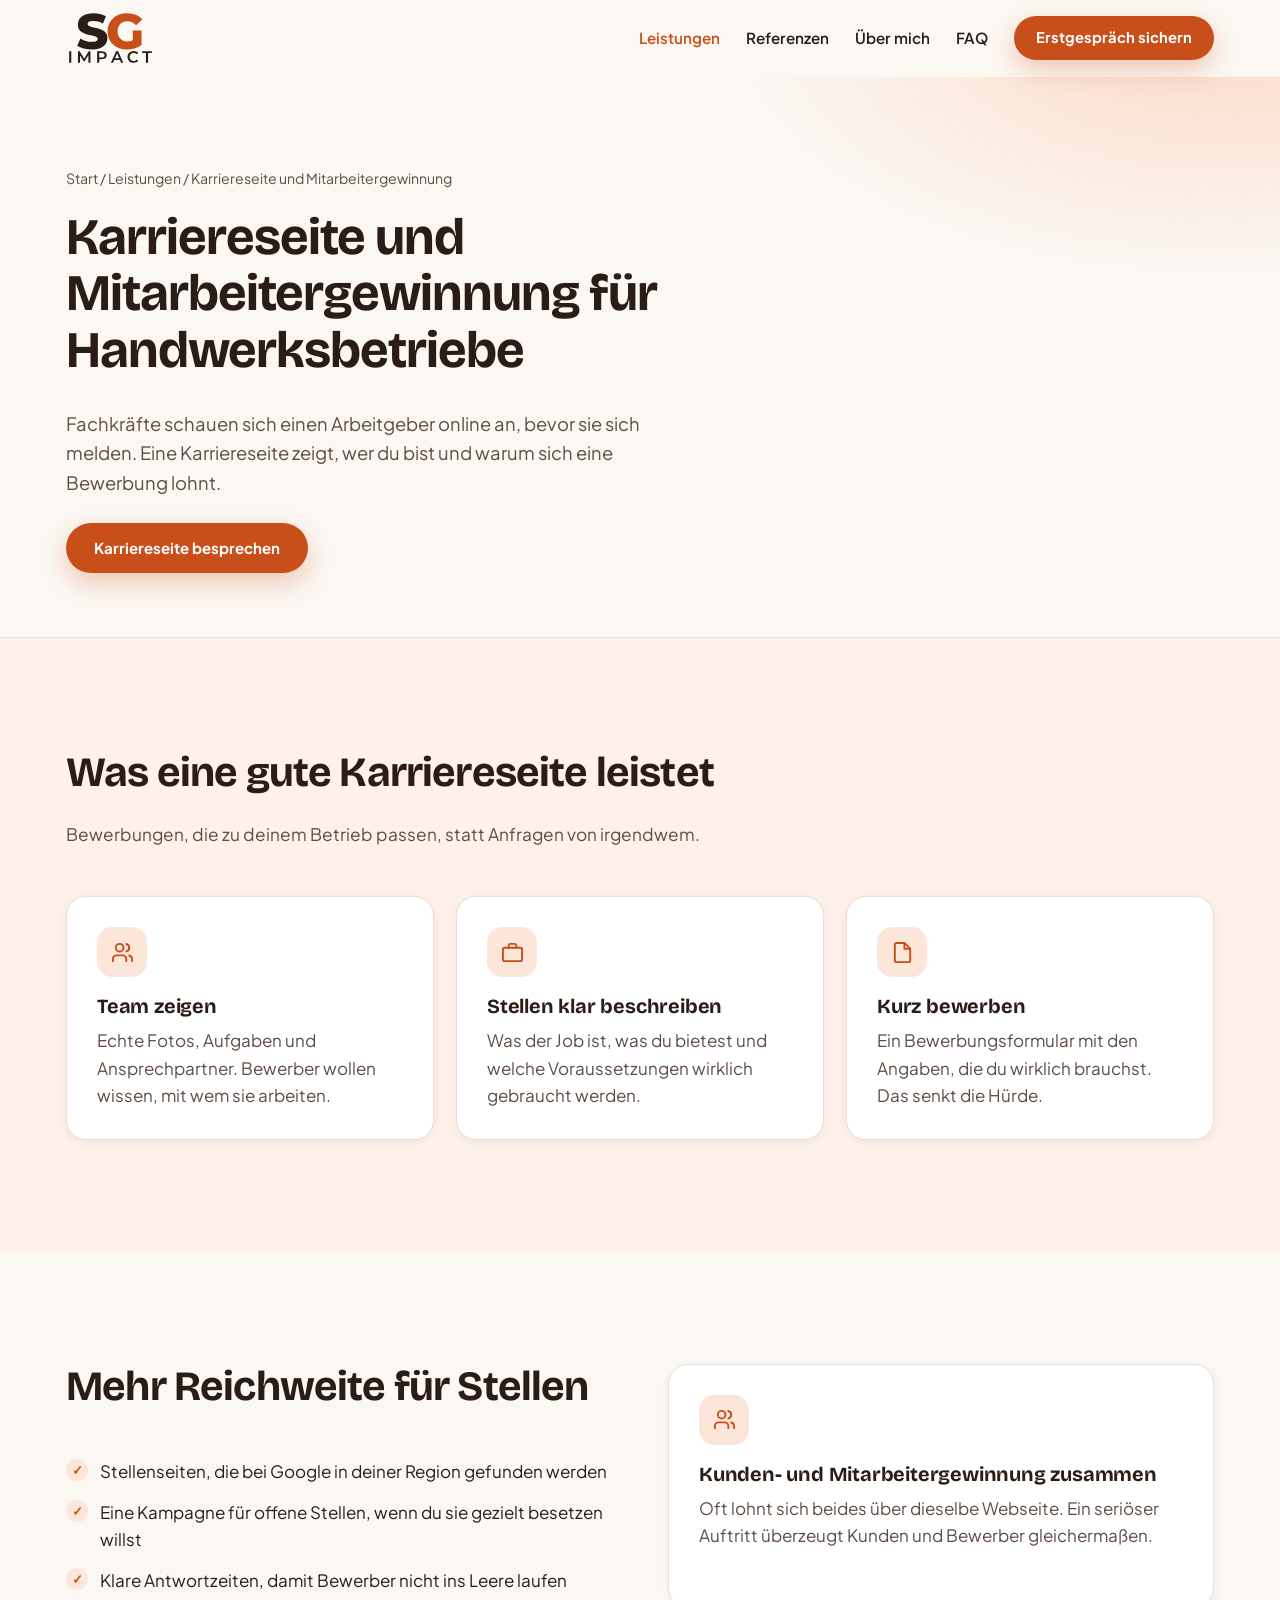
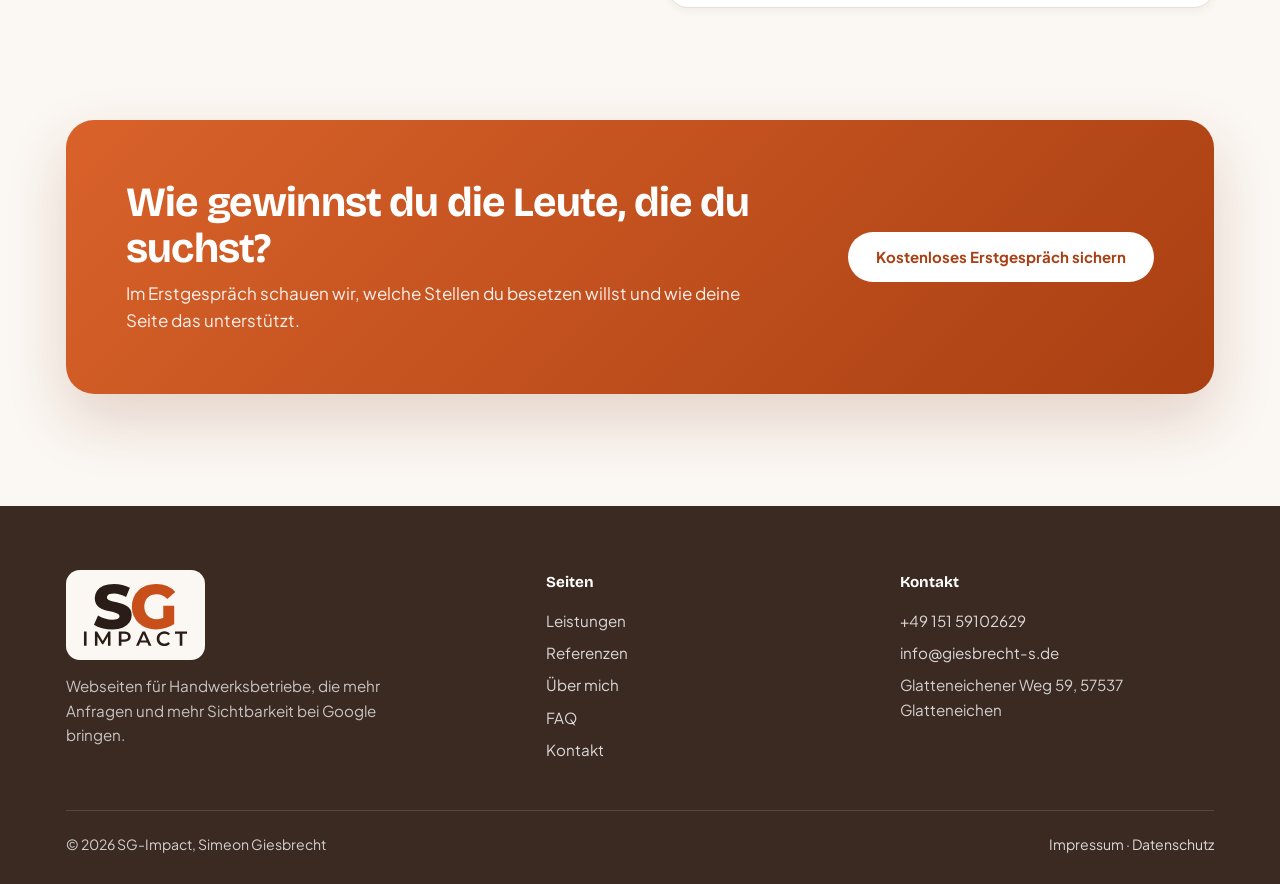
<file: karriereseite-mitarbeitergewinnung.html>
<!doctype html>
<html lang="de">
<head>
<meta charset="utf-8">
<meta name="viewport" content="width=device-width, initial-scale=1">
<title>Karriereseite und Mitarbeitergewinnung | SG-Impact</title>
<meta name="description" content="Karriereseiten für Handwerksbetriebe: Teamfotos, klare Stellenbeschreibungen und einfache Bewerbungsformulare. Mehr passende Bewerbungen.">
<link rel="canonical" href="https://www.sg-impact.de/karriereseite-mitarbeitergewinnung.html">
<meta name="robots" content="index, follow">
<meta name="theme-color" content="#C94F1A">
<meta property="og:type" content="website">
<meta property="og:locale" content="de_DE">
<meta property="og:site_name" content="SG-Impact">
<meta property="og:title" content="Karriereseite und Mitarbeitergewinnung | SG-Impact">
<meta property="og:description" content="Karriereseiten für Handwerksbetriebe: Teamfotos, klare Stellenbeschreibungen und einfache Bewerbungsformulare. Mehr passende Bewerbungen.">
<meta property="og:url" content="https://www.sg-impact.de/karriereseite-mitarbeitergewinnung.html">
<link rel="icon" href="data:image/svg+xml,%3Csvg xmlns='http://www.w3.org/2000/svg' viewBox='0 0 100 100'%3E%3Crect width='100' height='100' rx='22' fill='%23C94F1A'/%3E%3Ctext x='50' y='66' font-family='Arial, sans-serif' font-weight='900' font-size='46' fill='white' text-anchor='middle'%3ESG%3C/text%3E%3C/svg%3E">
<link rel="preconnect" href="https://fonts.googleapis.com">
<link rel="preconnect" href="https://fonts.gstatic.com" crossorigin>
<link href="https://fonts.googleapis.com/css2?family=Bricolage+Grotesque:opsz,wght@12..96,600..800&family=Plus+Jakarta+Sans:wght@400;500;600;700&display=swap" rel="stylesheet">
<link rel="stylesheet" href="assets/style.css">
<script type="application/ld+json">{"@context": "https://schema.org", "@type": "ProfessionalService", "@id": "https://www.sg-impact.de/#business", "name": "SG-Impact", "url": "https://www.sg-impact.de/", "telephone": "+49 151 59102629", "email": "info@giesbrecht-s.de", "founder": {"@type": "Person", "name": "Simeon Giesbrecht"}, "address": {"@type": "PostalAddress", "streetAddress": "Glatteneichener Weg 59", "postalCode": "57537", "addressLocality": "Glatteneichen", "addressCountry": "DE"}, "areaServed": {"@type": "Country", "name": "Deutschland"}, "description": "Webseiten für Handwerksbetriebe, die mehr Anfragen und mehr Sichtbarkeit bei Google bringen."}</script><script type="application/ld+json">{"@context": "https://schema.org", "@type": "Service", "name": "Karriereseite und Mitarbeitergewinnung", "serviceType": "Employer Branding", "provider": {"@id": "https://www.sg-impact.de/#business"}, "areaServed": "DE", "description": "Karriereseiten und Bewerberformulare für Handwerks- und Gewerbebetriebe."}</script><script type="application/ld+json">{"@context": "https://schema.org", "@type": "BreadcrumbList", "itemListElement": [{"@type": "ListItem", "position": 1, "name": "Start", "item": "https://www.sg-impact.de/"}, {"@type": "ListItem", "position": 2, "name": "Leistungen", "item": "https://www.sg-impact.de/leistungen.html"}, {"@type": "ListItem", "position": 3, "name": "Karriereseite und Mitarbeitergewinnung", "item": "https://www.sg-impact.de/karriereseite-mitarbeitergewinnung.html"}]}</script>
</head>
<body>
<a class="skip" href="#main">Zum Inhalt springen</a>
<header class="site"><div class="container nav"><a href="index.html" class="logo"><img src="assets/logo.svg" alt="SG-Impact" width="89" height="56"></a><nav class="nav-links" aria-label="Hauptmenü"><a href="leistungen.html" aria-current="page">Leistungen</a><a href="referenzen.html">Referenzen</a><a href="index.html#ueber-mich">Über mich</a><a href="faq.html">FAQ</a><a href="kontakt.html" class="btn btn-primary">Erstgespräch sichern</a></nav><button class="burger" aria-label="Menü öffnen" aria-expanded="false"><span></span></button></div></header>
<main id="main">
<section class="page-hero"><div class="container"><nav class="crumbs" aria-label="Breadcrumb"><a href="index.html">Start</a> / <a href="leistungen.html">Leistungen</a> / Karriereseite und Mitarbeitergewinnung</nav><h1>Karriereseite und Mitarbeitergewinnung für Handwerksbetriebe</h1><p class="lead">Fachkräfte schauen sich einen Arbeitgeber online an, bevor sie sich melden. Eine Karriereseite zeigt, wer du bist und warum sich eine Bewerbung lohnt.</p><div class="hero-actions"><a href="kontakt.html" class="btn btn-primary">Karriereseite besprechen</a></div></div></section><section class="tint"><div class="container"><div class="section-head reveal"><h2>Was eine gute Karriereseite leistet</h2><p>Bewerbungen, die zu deinem Betrieb passen, statt Anfragen von irgendwem.</p></div><div class="grid-3"><div class="card reveal" style="--d:0.00s"><div class="icon" aria-hidden="true"><svg viewBox="0 0 24 24" fill="none" stroke="currentColor" stroke-width="2" stroke-linecap="round" stroke-linejoin="round"><path d="M16 21v-2a4 4 0 0 0-4-4H6a4 4 0 0 0-4 4v2"/><circle cx="9" cy="7" r="4"/><path d="M22 21v-2a4 4 0 0 0-3-3.87M16 3.13a4 4 0 0 1 0 7.75"/></svg></div><h3>Team zeigen</h3><p>Echte Fotos, Aufgaben und Ansprechpartner. Bewerber wollen wissen, mit wem sie arbeiten.</p></div><div class="card reveal" style="--d:0.08s"><div class="icon" aria-hidden="true"><svg viewBox="0 0 24 24" fill="none" stroke="currentColor" stroke-width="2" stroke-linecap="round" stroke-linejoin="round"><rect x="2" y="7" width="20" height="14" rx="2"/><path d="M16 7V5a2 2 0 0 0-2-2h-4a2 2 0 0 0-2 2v2"/></svg></div><h3>Stellen klar beschreiben</h3><p>Was der Job ist, was du bietest und welche Voraussetzungen wirklich gebraucht werden.</p></div><div class="card reveal" style="--d:0.16s"><div class="icon" aria-hidden="true"><svg viewBox="0 0 24 24" fill="none" stroke="currentColor" stroke-width="2" stroke-linecap="round" stroke-linejoin="round"><path d="M14 2H6a2 2 0 0 0-2 2v16a2 2 0 0 0 2 2h12a2 2 0 0 0 2-2V8z"/><path d="M14 2v6h6"/></svg></div><h3>Kurz bewerben</h3><p>Ein Bewerbungsformular mit den Angaben, die du wirklich brauchst. Das senkt die Hürde.</p></div></div></div></section><section class=""><div class="container"><div class="two"><div class="reveal"><div class="section-head reveal"><h2>Mehr Reichweite für Stellen</h2></div><ul class="checks"><li>Stellenseiten, die bei Google in deiner Region gefunden werden</li><li>Eine Kampagne für offene Stellen, wenn du sie gezielt besetzen willst</li><li>Klare Antwortzeiten, damit Bewerber nicht ins Leere laufen</li></ul></div><div class="card reveal" style="--d:.1s"><div class="icon" aria-hidden="true"><svg viewBox="0 0 24 24" fill="none" stroke="currentColor" stroke-width="2" stroke-linecap="round" stroke-linejoin="round"><path d="M16 21v-2a4 4 0 0 0-4-4H6a4 4 0 0 0-4 4v2"/><circle cx="9" cy="7" r="4"/><path d="M22 21v-2a4 4 0 0 0-3-3.87M16 3.13a4 4 0 0 1 0 7.75"/></svg></div><h3>Kunden- und Mitarbeitergewinnung zusammen</h3><p>Oft lohnt sich beides über dieselbe Webseite. Ein seriöser Auftritt überzeugt Kunden und Bewerber gleichermaßen.</p></div></div></div></section><section class="cta-wrap"><div class="container"><div class="cta reveal"><div><h2>Wie gewinnst du die Leute, die du suchst?</h2><p>Im Erstgespräch schauen wir, welche Stellen du besetzen willst und wie deine Seite das unterstützt.</p></div><a href="kontakt.html" class="btn btn-white">Kostenloses Erstgespräch sichern</a></div></div></section>
</main>
<footer class="site"><div class="container"><div class="footer-grid"><div><div class="footer-logo"><img src="assets/logo.svg" alt="SG-Impact" width="111" height="70"></div><p>Webseiten für Handwerksbetriebe, die mehr Anfragen und mehr Sichtbarkeit bei Google bringen.</p></div><div><h4>Seiten</h4><ul><li><a href="leistungen.html">Leistungen</a></li><li><a href="referenzen.html">Referenzen</a></li><li><a href="index.html#ueber-mich">Über mich</a></li><li><a href="faq.html">FAQ</a></li><li><a href="kontakt.html">Kontakt</a></li></ul></div><div><h4>Kontakt</h4><ul><li><a href="tel:+4915159102629">+49 151 59102629</a></li><li><a href="mailto:info@giesbrecht-s.de">info@giesbrecht-s.de</a></li><li>Glatteneichener Weg 59, 57537 Glatteneichen</li></ul></div></div><div class="footer-bottom"><span>© 2026 SG-Impact, Simeon Giesbrecht</span><span><a href="impressum.html">Impressum</a> · <a href="datenschutz.html">Datenschutz</a></span></div></div></footer>
<script src="assets/main.js" defer></script>
</body>
</html>
</file>
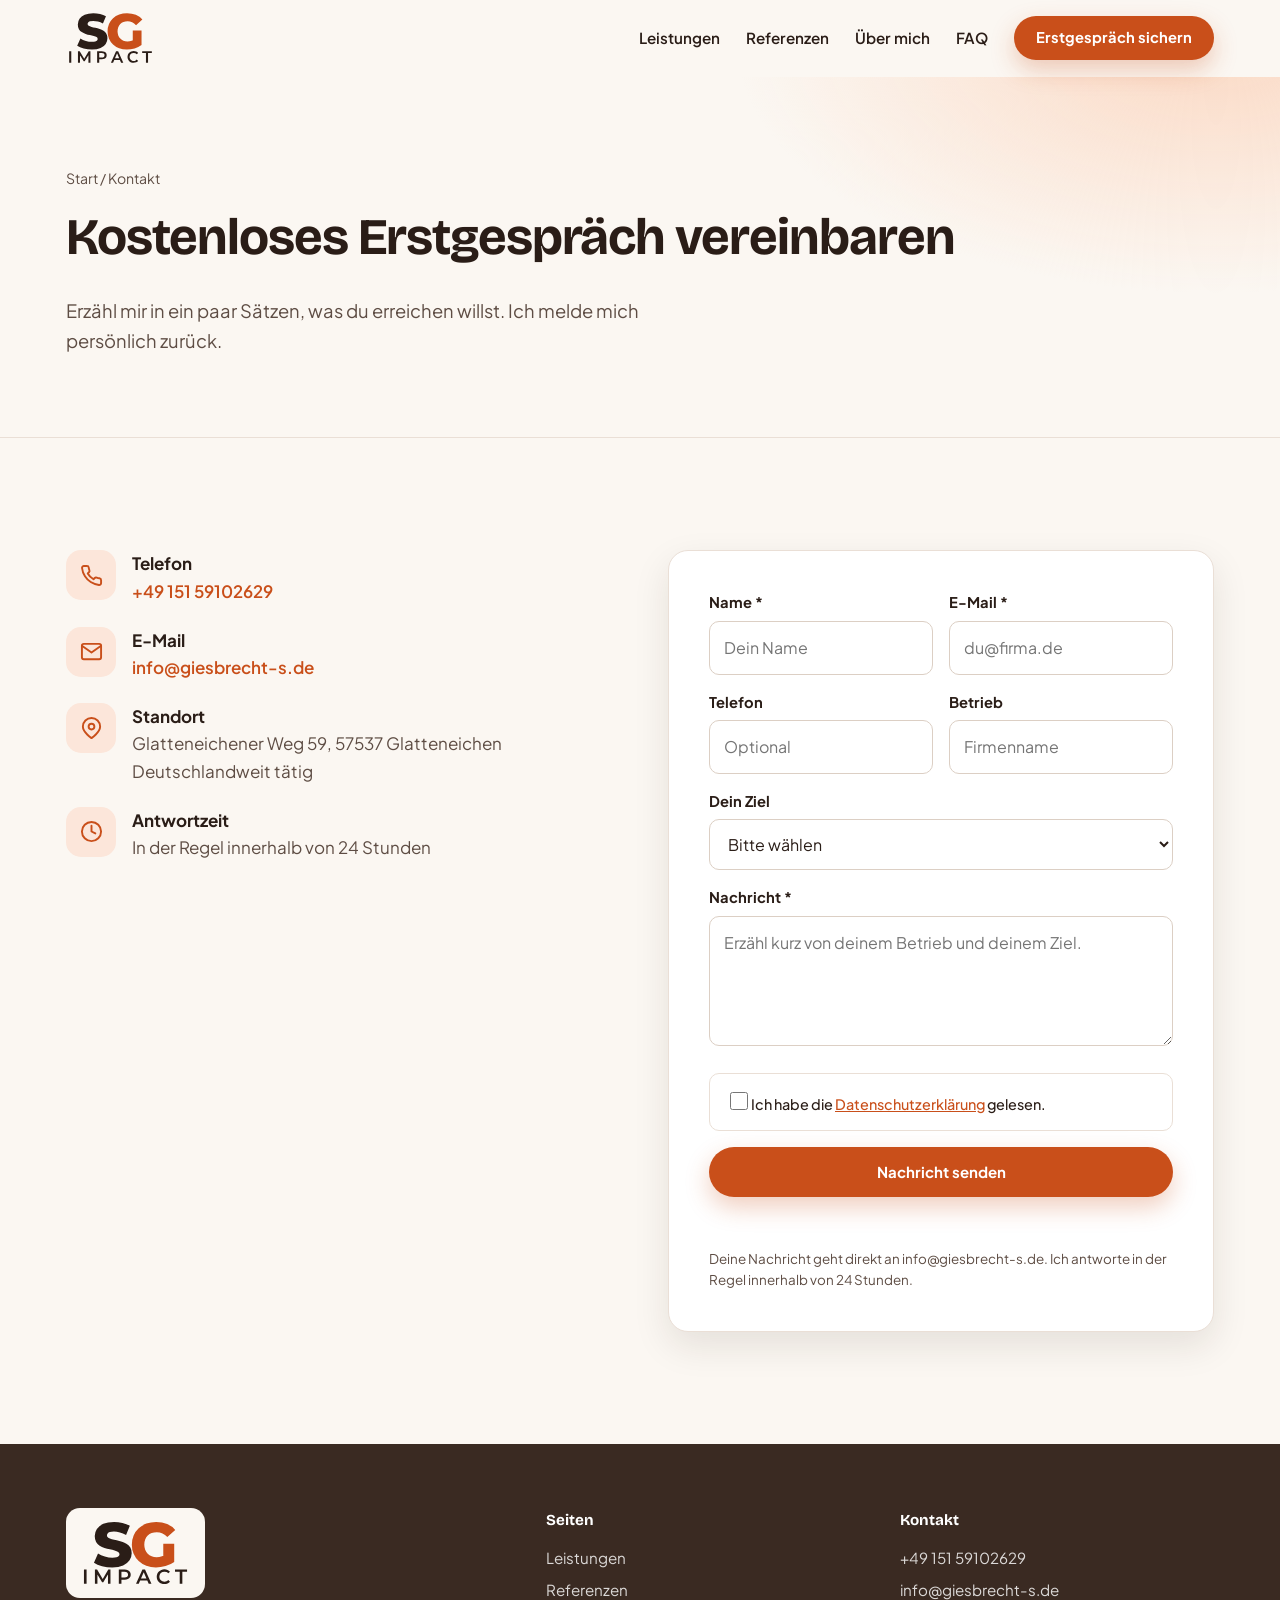
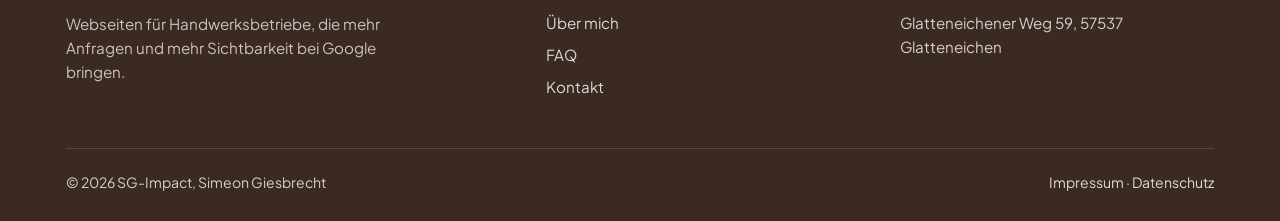
<file: kontakt.html>
<!doctype html>
<html lang="de">
<head>
<meta charset="utf-8">
<meta name="viewport" content="width=device-width, initial-scale=1">
<title>Kontakt und Erstgespräch | SG-Impact</title>
<meta name="description" content="Kontakt zu SG-Impact: kostenloses Erstgespräch für deine Webseite. Telefon, E-Mail oder Anfrage über das Formular.">
<link rel="canonical" href="https://www.sg-impact.de/kontakt.html">
<meta name="robots" content="index, follow">
<meta name="theme-color" content="#C94F1A">
<meta property="og:type" content="website">
<meta property="og:locale" content="de_DE">
<meta property="og:site_name" content="SG-Impact">
<meta property="og:title" content="Kontakt und Erstgespräch | SG-Impact">
<meta property="og:description" content="Kontakt zu SG-Impact: kostenloses Erstgespräch für deine Webseite. Telefon, E-Mail oder Anfrage über das Formular.">
<meta property="og:url" content="https://www.sg-impact.de/kontakt.html">
<link rel="icon" href="data:image/svg+xml,%3Csvg xmlns='http://www.w3.org/2000/svg' viewBox='0 0 100 100'%3E%3Crect width='100' height='100' rx='22' fill='%23C94F1A'/%3E%3Ctext x='50' y='66' font-family='Arial, sans-serif' font-weight='900' font-size='46' fill='white' text-anchor='middle'%3ESG%3C/text%3E%3C/svg%3E">
<link rel="preconnect" href="https://fonts.googleapis.com">
<link rel="preconnect" href="https://fonts.gstatic.com" crossorigin>
<link href="https://fonts.googleapis.com/css2?family=Bricolage+Grotesque:opsz,wght@12..96,600..800&family=Plus+Jakarta+Sans:wght@400;500;600;700&display=swap" rel="stylesheet">
<link rel="stylesheet" href="assets/style.css">
<script type="application/ld+json">{"@context": "https://schema.org", "@type": "ProfessionalService", "@id": "https://www.sg-impact.de/#business", "name": "SG-Impact", "url": "https://www.sg-impact.de/", "telephone": "+49 151 59102629", "email": "info@giesbrecht-s.de", "founder": {"@type": "Person", "name": "Simeon Giesbrecht"}, "address": {"@type": "PostalAddress", "streetAddress": "Glatteneichener Weg 59", "postalCode": "57537", "addressLocality": "Glatteneichen", "addressCountry": "DE"}, "areaServed": {"@type": "Country", "name": "Deutschland"}, "description": "Webseiten für Handwerksbetriebe, die mehr Anfragen und mehr Sichtbarkeit bei Google bringen."}</script><script type="application/ld+json">{"@context": "https://schema.org", "@type": "BreadcrumbList", "itemListElement": [{"@type": "ListItem", "position": 1, "name": "Start", "item": "https://www.sg-impact.de/"}, {"@type": "ListItem", "position": 2, "name": "Kontakt", "item": "https://www.sg-impact.de/kontakt.html"}]}</script>
</head>
<body>
<a class="skip" href="#main">Zum Inhalt springen</a>
<header class="site"><div class="container nav"><a href="index.html" class="logo"><img src="assets/logo.svg" alt="SG-Impact" width="89" height="56"></a><nav class="nav-links" aria-label="Hauptmenü"><a href="leistungen.html">Leistungen</a><a href="referenzen.html">Referenzen</a><a href="index.html#ueber-mich">Über mich</a><a href="faq.html">FAQ</a><a href="kontakt.html" class="btn btn-primary">Erstgespräch sichern</a></nav><button class="burger" aria-label="Menü öffnen" aria-expanded="false"><span></span></button></div></header>
<main id="main">
<section class="page-hero"><div class="container"><nav class="crumbs" aria-label="Breadcrumb"><a href="index.html">Start</a> / Kontakt</nav><h1>Kostenloses Erstgespräch vereinbaren</h1><p class="lead">Erzähl mir in ein paar Sätzen, was du erreichen willst. Ich melde mich persönlich zurück.</p></div></section><section class=""><div class="container"><div class="two" style="align-items:start"><div class="contact-list"><div><div class="icon" aria-hidden="true"><svg viewBox="0 0 24 24" fill="none" stroke="currentColor" stroke-width="2" stroke-linecap="round" stroke-linejoin="round"><path d="M22 16.92v3a2 2 0 0 1-2.18 2 19.79 19.79 0 0 1-8.63-3.07 19.5 19.5 0 0 1-6-6 19.79 19.79 0 0 1-3.07-8.67A2 2 0 0 1 4.11 2h3a2 2 0 0 1 2 1.72c.13.96.36 1.9.7 2.81a2 2 0 0 1-.45 2.11L8.09 9.91a16 16 0 0 0 6 6l1.27-1.27a2 2 0 0 1 2.11-.45c.91.34 1.85.57 2.81.7A2 2 0 0 1 22 16.92z"/></svg></div><p><strong>Telefon</strong><a href="tel:+4915159102629">+49 151 59102629</a></p></div><div><div class="icon" aria-hidden="true"><svg viewBox="0 0 24 24" fill="none" stroke="currentColor" stroke-width="2" stroke-linecap="round" stroke-linejoin="round"><rect x="2" y="4" width="20" height="16" rx="2"/><path d="M22 6l-10 7L2 6"/></svg></div><p><strong>E-Mail</strong><a href="mailto:info@giesbrecht-s.de">info@giesbrecht-s.de</a></p></div><div><div class="icon" aria-hidden="true"><svg viewBox="0 0 24 24" fill="none" stroke="currentColor" stroke-width="2" stroke-linecap="round" stroke-linejoin="round"><path d="M21 10c0 6-9 12-9 12s-9-6-9-12a9 9 0 0 1 18 0z"/><circle cx="12" cy="10" r="3"/></svg></div><p><strong>Standort</strong>Glatteneichener Weg 59, 57537 Glatteneichen<br>Deutschlandweit tätig</p></div><div><div class="icon" aria-hidden="true"><svg viewBox="0 0 24 24" fill="none" stroke="currentColor" stroke-width="2" stroke-linecap="round" stroke-linejoin="round"><circle cx="12" cy="12" r="10"/><path d="M12 6v6l4 2"/></svg></div><p><strong>Antwortzeit</strong>In der Regel innerhalb von 24 Stunden</p></div></div><form class="form reveal" data-mail="info@giesbrecht-s.de" data-key="607c7a87-c89b-4cd9-98f1-374671b711df" novalidate><div class="form-row"><div><label for="name">Name *</label><input id="name" name="name" required autocomplete="name" placeholder="Dein Name"></div><div><label for="email">E-Mail *</label><input id="email" name="email" type="email" required autocomplete="email" placeholder="du@firma.de"></div></div><div class="form-row"><div><label for="phone">Telefon</label><input id="phone" name="phone" type="tel" autocomplete="tel" placeholder="Optional"></div><div><label for="betrieb">Betrieb</label><input id="betrieb" name="betrieb" autocomplete="organization" placeholder="Firmenname"></div></div><label for="ziel">Dein Ziel</label><select id="ziel" name="ziel"><option value="">Bitte wählen</option><option>Mehr Anfragen über eine neue Webseite</option><option>Mehr Sicht bei Google</option><option>Mitarbeitergewinnung</option><option>Automatisierung und Angebots-Bot</option><option>Sonstiges</option></select><label for="message">Nachricht *</label><textarea id="message" name="message" required placeholder="Erzähl kurz von deinem Betrieb und deinem Ziel."></textarea><label class="check"><input type="checkbox" name="datenschutz" required><span>Ich habe die <a href="datenschutz.html">Datenschutzerklärung</a> gelesen.</span></label><button type="submit" class="btn btn-primary btn-block">Nachricht senden</button><p class="form-status" role="status" aria-live="polite"></p><p class="form-note">Deine Nachricht geht direkt an info@giesbrecht-s.de. Ich antworte in der Regel innerhalb von 24 Stunden.</p></form></div></div></section>
</main>
<footer class="site"><div class="container"><div class="footer-grid"><div><div class="footer-logo"><img src="assets/logo.svg" alt="SG-Impact" width="111" height="70"></div><p>Webseiten für Handwerksbetriebe, die mehr Anfragen und mehr Sichtbarkeit bei Google bringen.</p></div><div><h4>Seiten</h4><ul><li><a href="leistungen.html">Leistungen</a></li><li><a href="referenzen.html">Referenzen</a></li><li><a href="index.html#ueber-mich">Über mich</a></li><li><a href="faq.html">FAQ</a></li><li><a href="kontakt.html">Kontakt</a></li></ul></div><div><h4>Kontakt</h4><ul><li><a href="tel:+4915159102629">+49 151 59102629</a></li><li><a href="mailto:info@giesbrecht-s.de">info@giesbrecht-s.de</a></li><li>Glatteneichener Weg 59, 57537 Glatteneichen</li></ul></div></div><div class="footer-bottom"><span>© 2026 SG-Impact, Simeon Giesbrecht</span><span><a href="impressum.html">Impressum</a> · <a href="datenschutz.html">Datenschutz</a></span></div></div></footer>
<script src="assets/main.js" defer></script>
</body>
</html>
</file>
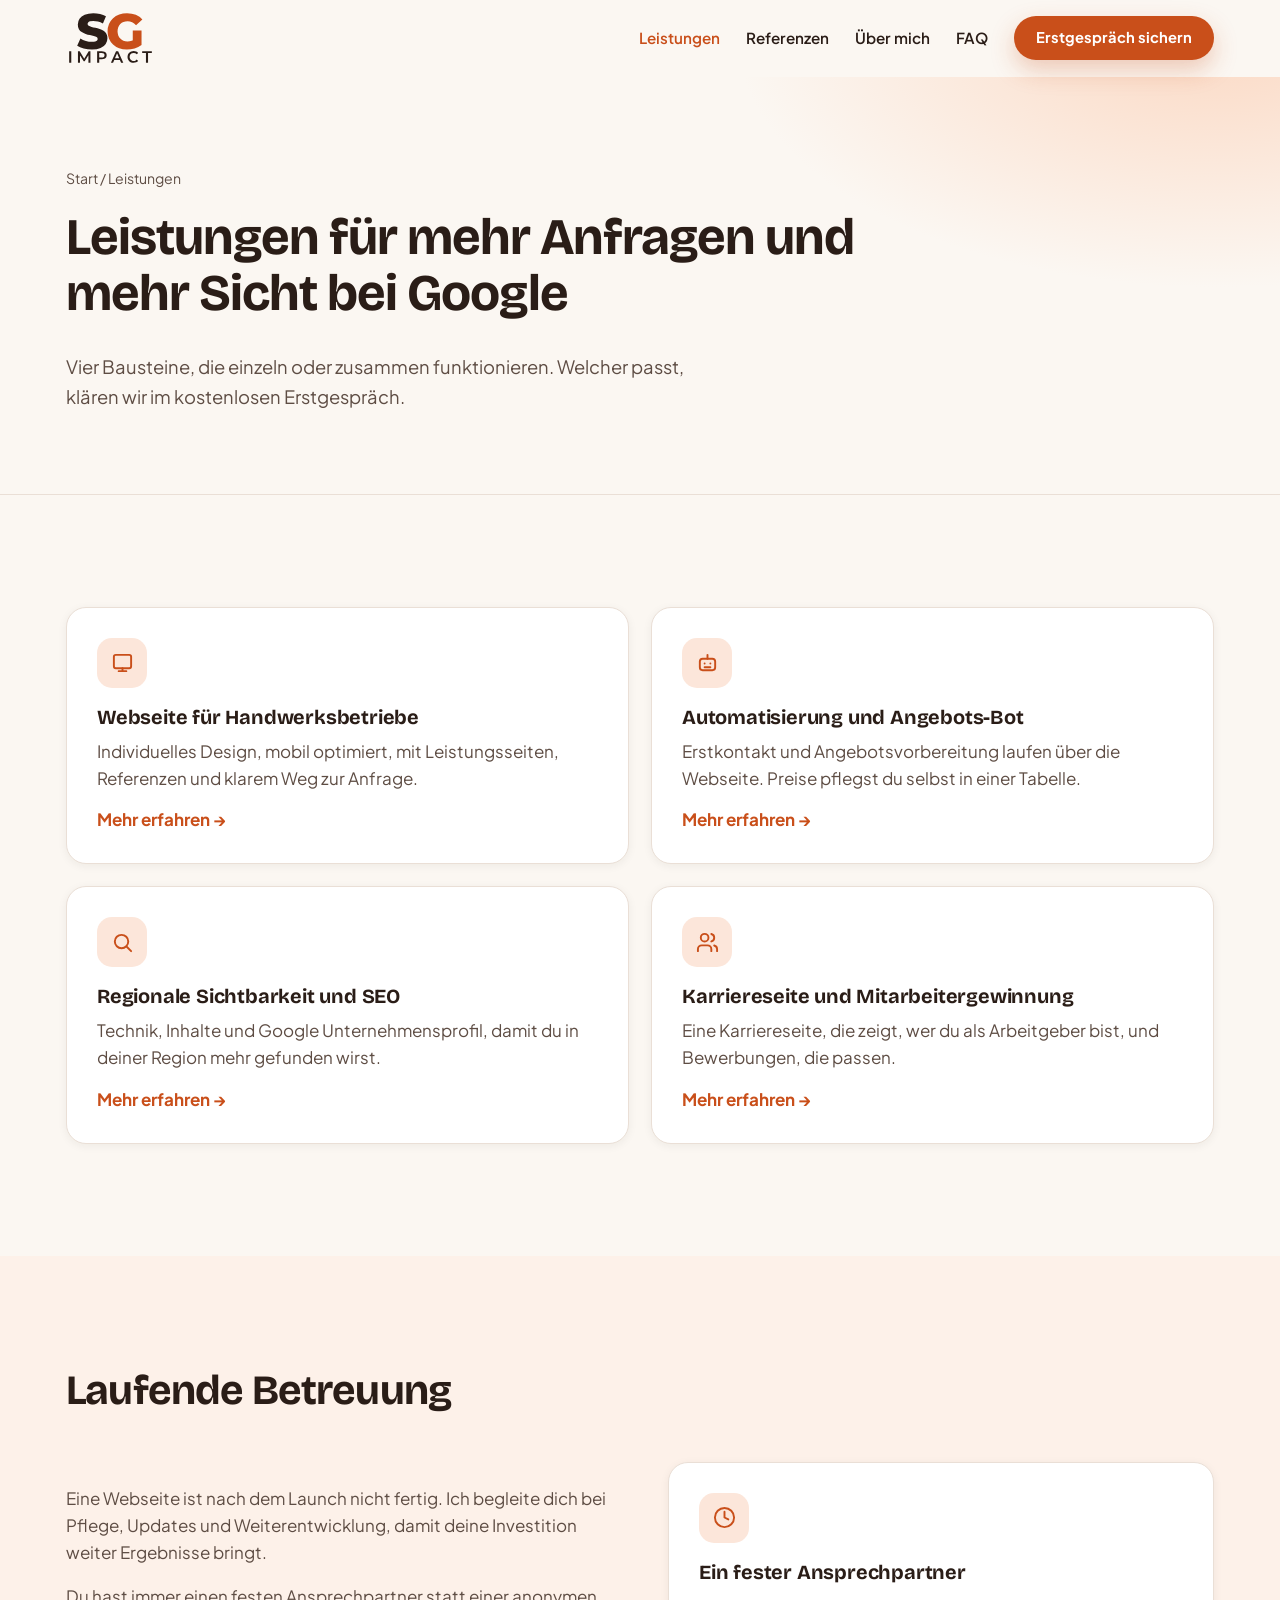
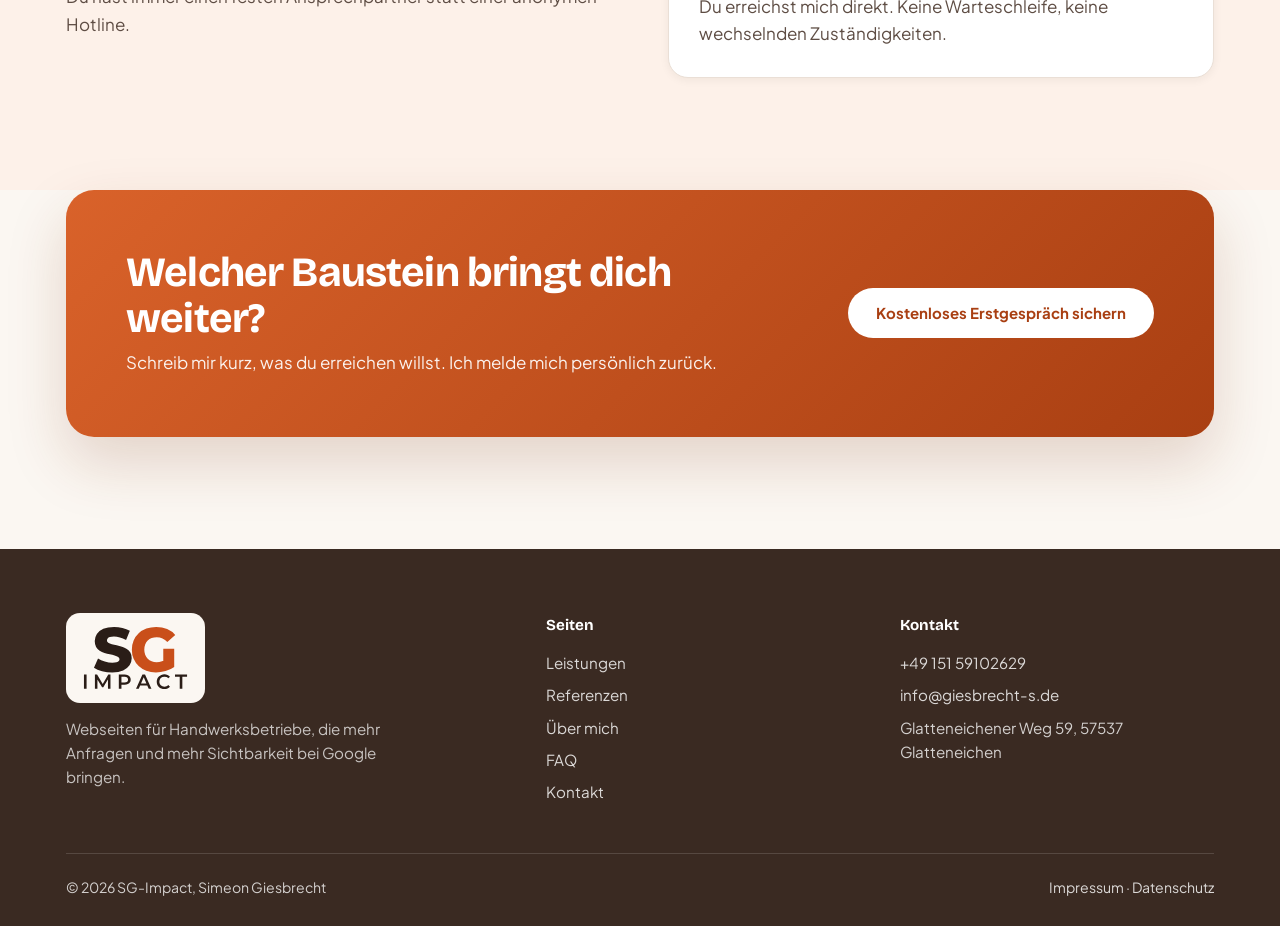
<file: leistungen.html>
<!doctype html>
<html lang="de">
<head>
<meta charset="utf-8">
<meta name="viewport" content="width=device-width, initial-scale=1">
<title>Leistungen: Webseiten, Anfragen, Google-Sichtbarkeit | SG-Impact</title>
<meta name="description" content="Leistungen von SG-Impact: Webseiten für Handwerksbetriebe, Angebots-Bot, regionale Sichtbarkeit bei Google und Karriereseiten.">
<link rel="canonical" href="https://www.sg-impact.de/leistungen.html">
<meta name="robots" content="index, follow">
<meta name="theme-color" content="#C94F1A">
<meta property="og:type" content="website">
<meta property="og:locale" content="de_DE">
<meta property="og:site_name" content="SG-Impact">
<meta property="og:title" content="Leistungen: Webseiten, Anfragen, Google-Sichtbarkeit | SG-Impact">
<meta property="og:description" content="Leistungen von SG-Impact: Webseiten für Handwerksbetriebe, Angebots-Bot, regionale Sichtbarkeit bei Google und Karriereseiten.">
<meta property="og:url" content="https://www.sg-impact.de/leistungen.html">
<link rel="icon" href="data:image/svg+xml,%3Csvg xmlns='http://www.w3.org/2000/svg' viewBox='0 0 100 100'%3E%3Crect width='100' height='100' rx='22' fill='%23C94F1A'/%3E%3Ctext x='50' y='66' font-family='Arial, sans-serif' font-weight='900' font-size='46' fill='white' text-anchor='middle'%3ESG%3C/text%3E%3C/svg%3E">
<link rel="preconnect" href="https://fonts.googleapis.com">
<link rel="preconnect" href="https://fonts.gstatic.com" crossorigin>
<link href="https://fonts.googleapis.com/css2?family=Bricolage+Grotesque:opsz,wght@12..96,600..800&family=Plus+Jakarta+Sans:wght@400;500;600;700&display=swap" rel="stylesheet">
<link rel="stylesheet" href="assets/style.css">
<script type="application/ld+json">{"@context": "https://schema.org", "@type": "ProfessionalService", "@id": "https://www.sg-impact.de/#business", "name": "SG-Impact", "url": "https://www.sg-impact.de/", "telephone": "+49 151 59102629", "email": "info@giesbrecht-s.de", "founder": {"@type": "Person", "name": "Simeon Giesbrecht"}, "address": {"@type": "PostalAddress", "streetAddress": "Glatteneichener Weg 59", "postalCode": "57537", "addressLocality": "Glatteneichen", "addressCountry": "DE"}, "areaServed": {"@type": "Country", "name": "Deutschland"}, "description": "Webseiten für Handwerksbetriebe, die mehr Anfragen und mehr Sichtbarkeit bei Google bringen."}</script><script type="application/ld+json">{"@context": "https://schema.org", "@type": "BreadcrumbList", "itemListElement": [{"@type": "ListItem", "position": 1, "name": "Start", "item": "https://www.sg-impact.de/"}, {"@type": "ListItem", "position": 2, "name": "Leistungen", "item": "https://www.sg-impact.de/leistungen.html"}]}</script>
</head>
<body>
<a class="skip" href="#main">Zum Inhalt springen</a>
<header class="site"><div class="container nav"><a href="index.html" class="logo"><img src="assets/logo.svg" alt="SG-Impact" width="89" height="56"></a><nav class="nav-links" aria-label="Hauptmenü"><a href="leistungen.html" aria-current="page">Leistungen</a><a href="referenzen.html">Referenzen</a><a href="index.html#ueber-mich">Über mich</a><a href="faq.html">FAQ</a><a href="kontakt.html" class="btn btn-primary">Erstgespräch sichern</a></nav><button class="burger" aria-label="Menü öffnen" aria-expanded="false"><span></span></button></div></header>
<main id="main">
<section class="page-hero"><div class="container"><nav class="crumbs" aria-label="Breadcrumb"><a href="index.html">Start</a> / Leistungen</nav><h1>Leistungen für mehr Anfragen und mehr Sicht bei Google</h1><p class="lead">Vier Bausteine, die einzeln oder zusammen funktionieren. Welcher passt, klären wir im kostenlosen Erstgespräch.</p></div></section><section class=""><div class="container"><div class="grid-2"><a class="card reveal" href="webseite-handwerker.html" style="--d:0.00s"><div class="icon" aria-hidden="true"><svg viewBox="0 0 24 24" fill="none" stroke="currentColor" stroke-width="2" stroke-linecap="round" stroke-linejoin="round"><rect x="3" y="4" width="18" height="14" rx="2"/><path d="M8 21h8M12 18v3"/></svg></div><h3>Webseite für Handwerksbetriebe</h3><p>Individuelles Design, mobil optimiert, mit Leistungsseiten, Referenzen und klarem Weg zur Anfrage.</p><span class="more">Mehr erfahren →</span></a><a class="card reveal" href="automatisierung-angebots-bot.html" style="--d:0.08s"><div class="icon" aria-hidden="true"><svg viewBox="0 0 24 24" fill="none" stroke="currentColor" stroke-width="2" stroke-linecap="round" stroke-linejoin="round"><rect x="4" y="8" width="16" height="12" rx="3"/><path d="M12 4v4M9 13h.01M15 13h.01M9 17h6"/></svg></div><h3>Automatisierung und Angebots-Bot</h3><p>Erstkontakt und Angebotsvorbereitung laufen über die Webseite. Preise pflegst du selbst in einer Tabelle.</p><span class="more">Mehr erfahren →</span></a><a class="card reveal" href="regionale-sichtbarkeit-seo.html" style="--d:0.16s"><div class="icon" aria-hidden="true"><svg viewBox="0 0 24 24" fill="none" stroke="currentColor" stroke-width="2" stroke-linecap="round" stroke-linejoin="round"><circle cx="11" cy="11" r="7"/><path d="M21 21l-4.3-4.3"/></svg></div><h3>Regionale Sichtbarkeit und SEO</h3><p>Technik, Inhalte und Google Unternehmensprofil, damit du in deiner Region mehr gefunden wirst.</p><span class="more">Mehr erfahren →</span></a><a class="card reveal" href="karriereseite-mitarbeitergewinnung.html" style="--d:0.24s"><div class="icon" aria-hidden="true"><svg viewBox="0 0 24 24" fill="none" stroke="currentColor" stroke-width="2" stroke-linecap="round" stroke-linejoin="round"><path d="M16 21v-2a4 4 0 0 0-4-4H6a4 4 0 0 0-4 4v2"/><circle cx="9" cy="7" r="4"/><path d="M22 21v-2a4 4 0 0 0-3-3.87M16 3.13a4 4 0 0 1 0 7.75"/></svg></div><h3>Karriereseite und Mitarbeitergewinnung</h3><p>Eine Karriereseite, die zeigt, wer du als Arbeitgeber bist, und Bewerbungen, die passen.</p><span class="more">Mehr erfahren →</span></a></div></div></section><section class="tint"><div class="container"><div class="section-head reveal"><h2>Laufende Betreuung</h2></div><div class="two reveal"><div><p>Eine Webseite ist nach dem Launch nicht fertig. Ich begleite dich bei Pflege, Updates und Weiterentwicklung, damit deine Investition weiter Ergebnisse bringt.</p><p>Du hast immer einen festen Ansprechpartner statt einer anonymen Hotline.</p></div><div class="card"><div class="icon" aria-hidden="true"><svg viewBox="0 0 24 24" fill="none" stroke="currentColor" stroke-width="2" stroke-linecap="round" stroke-linejoin="round"><circle cx="12" cy="12" r="10"/><path d="M12 6v6l4 2"/></svg></div><h3>Ein fester Ansprechpartner</h3><p>Du erreichst mich direkt. Keine Warteschleife, keine wechselnden Zuständigkeiten.</p></div></div></div></section><section class="cta-wrap"><div class="container"><div class="cta reveal"><div><h2>Welcher Baustein bringt dich weiter?</h2><p>Schreib mir kurz, was du erreichen willst. Ich melde mich persönlich zurück.</p></div><a href="kontakt.html" class="btn btn-white">Kostenloses Erstgespräch sichern</a></div></div></section>
</main>
<footer class="site"><div class="container"><div class="footer-grid"><div><div class="footer-logo"><img src="assets/logo.svg" alt="SG-Impact" width="111" height="70"></div><p>Webseiten für Handwerksbetriebe, die mehr Anfragen und mehr Sichtbarkeit bei Google bringen.</p></div><div><h4>Seiten</h4><ul><li><a href="leistungen.html">Leistungen</a></li><li><a href="referenzen.html">Referenzen</a></li><li><a href="index.html#ueber-mich">Über mich</a></li><li><a href="faq.html">FAQ</a></li><li><a href="kontakt.html">Kontakt</a></li></ul></div><div><h4>Kontakt</h4><ul><li><a href="tel:+4915159102629">+49 151 59102629</a></li><li><a href="mailto:info@giesbrecht-s.de">info@giesbrecht-s.de</a></li><li>Glatteneichener Weg 59, 57537 Glatteneichen</li></ul></div></div><div class="footer-bottom"><span>© 2026 SG-Impact, Simeon Giesbrecht</span><span><a href="impressum.html">Impressum</a> · <a href="datenschutz.html">Datenschutz</a></span></div></div></footer>
<script src="assets/main.js" defer></script>
</body>
</html>
</file>
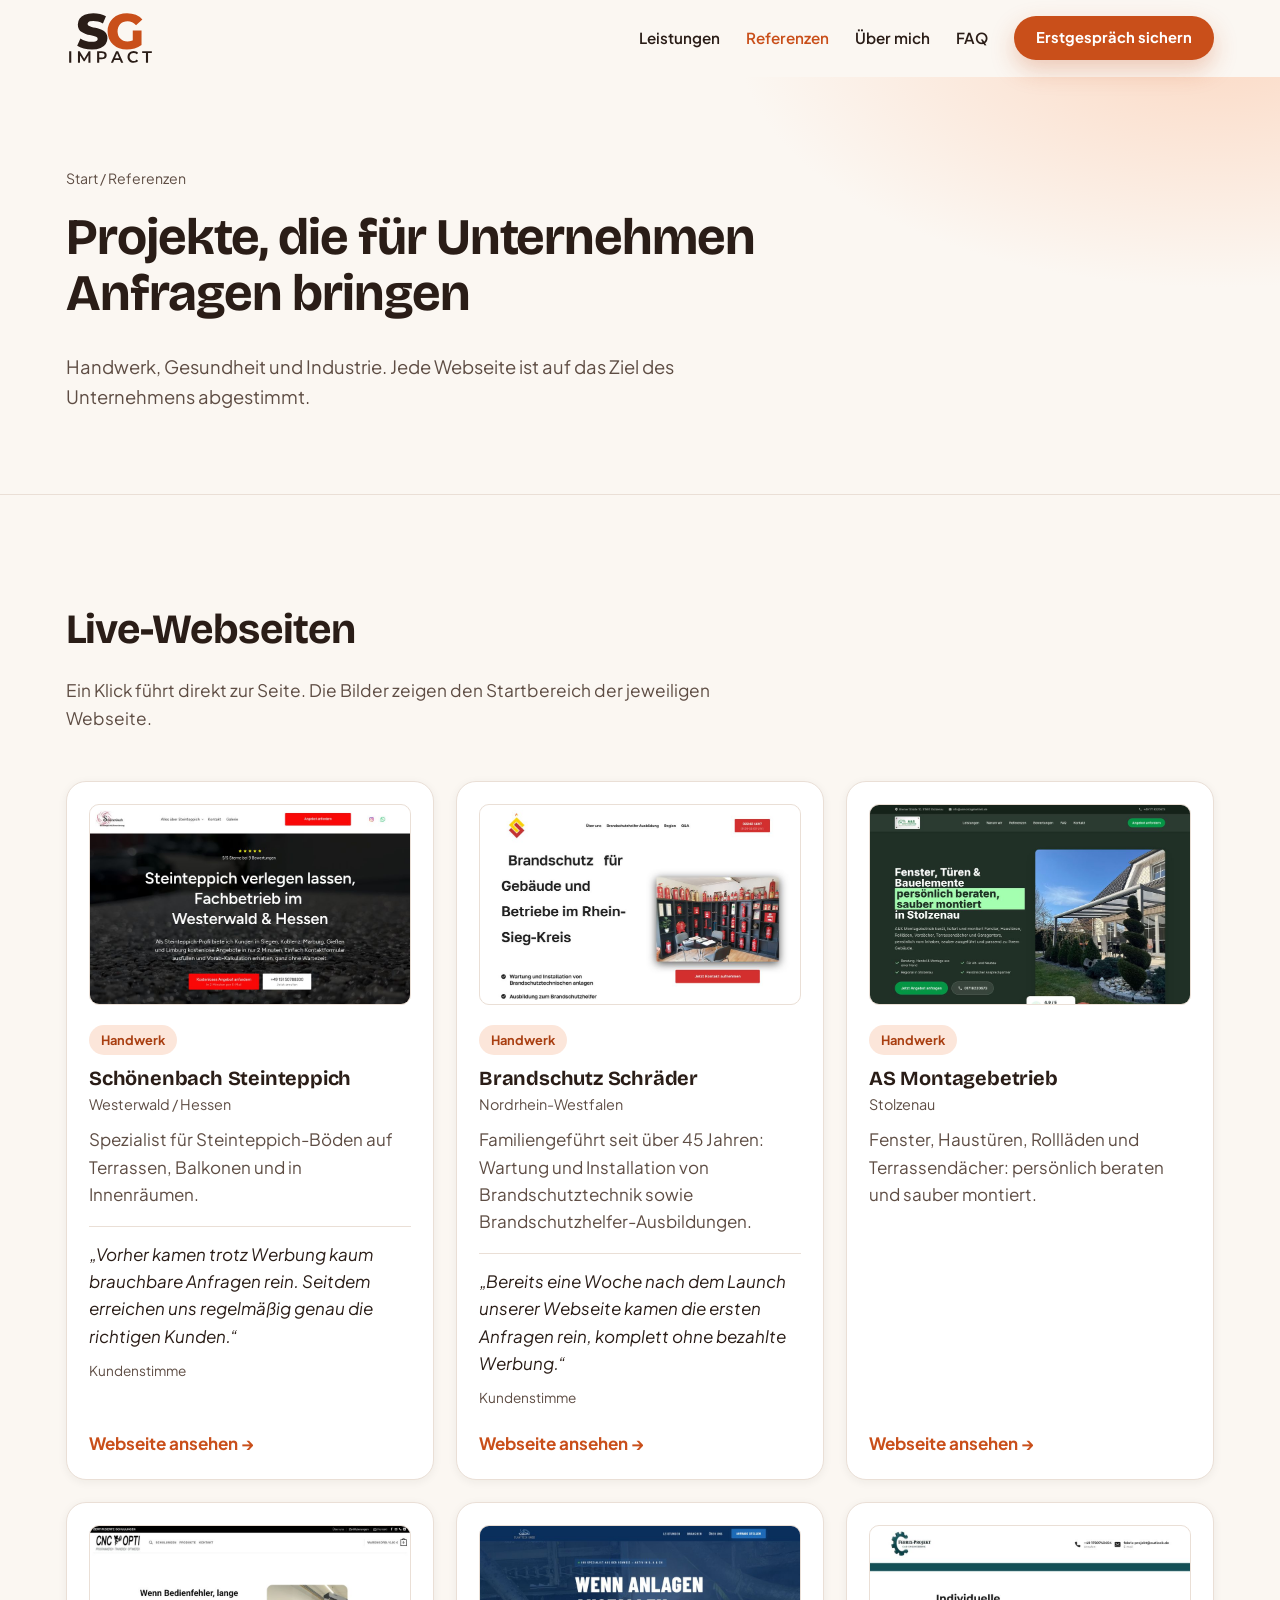
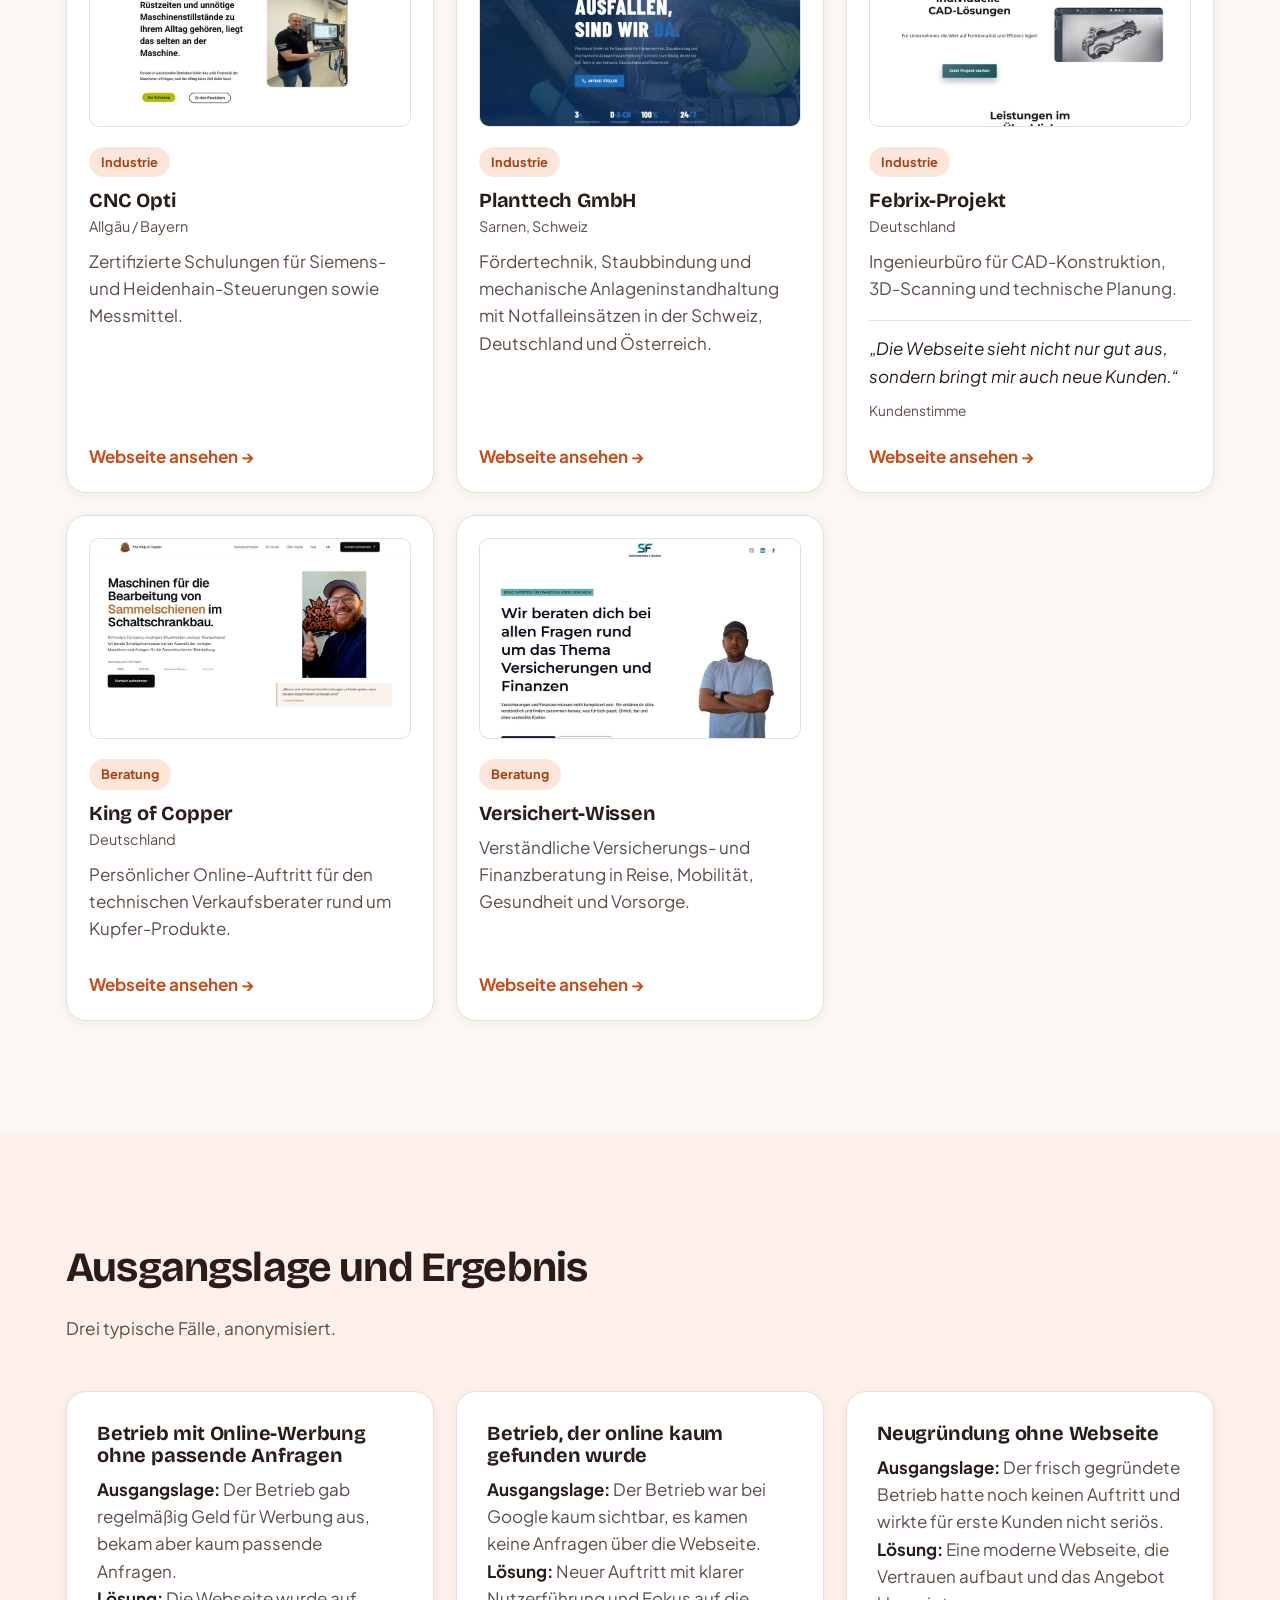
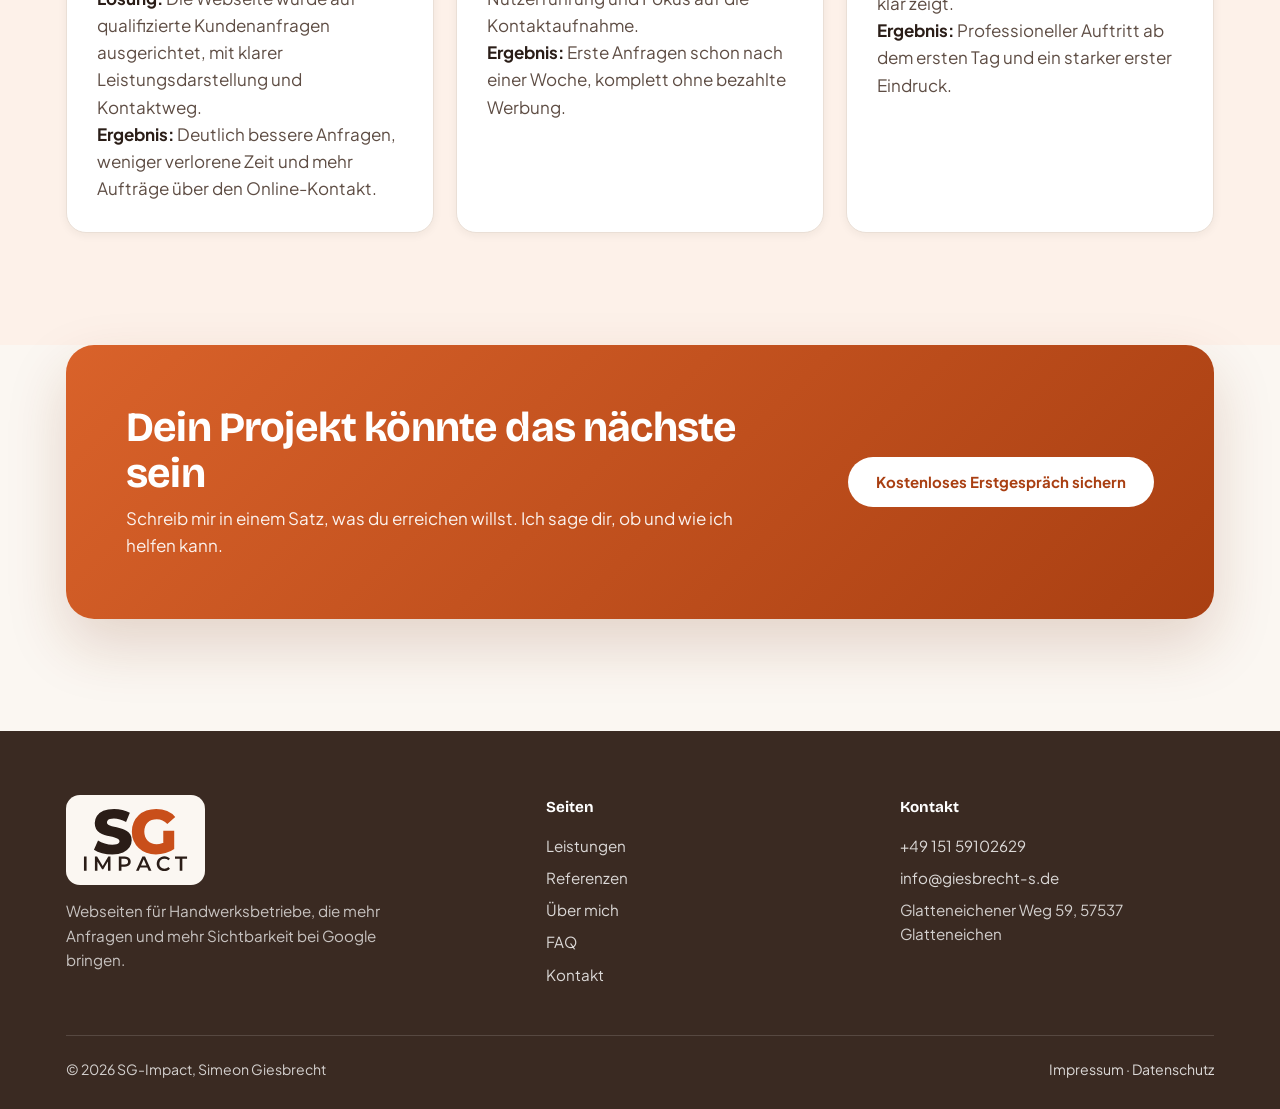
<file: referenzen.html>
<!doctype html>
<html lang="de">
<head>
<meta charset="utf-8">
<meta name="viewport" content="width=device-width, initial-scale=1">
<title>Referenzen und Kundenstimmen | SG-Impact</title>
<meta name="description" content="Referenzen von SG-Impact: Live-Webseiten für Handwerk, Gesundheit und Industrie, mit Kundenstimmen und Ergebnissen aus der Praxis.">
<link rel="canonical" href="https://www.sg-impact.de/referenzen.html">
<meta name="robots" content="index, follow">
<meta name="theme-color" content="#C94F1A">
<meta property="og:type" content="website">
<meta property="og:locale" content="de_DE">
<meta property="og:site_name" content="SG-Impact">
<meta property="og:title" content="Referenzen und Kundenstimmen | SG-Impact">
<meta property="og:description" content="Referenzen von SG-Impact: Live-Webseiten für Handwerk, Gesundheit und Industrie, mit Kundenstimmen und Ergebnissen aus der Praxis.">
<meta property="og:url" content="https://www.sg-impact.de/referenzen.html">
<link rel="icon" href="data:image/svg+xml,%3Csvg xmlns='http://www.w3.org/2000/svg' viewBox='0 0 100 100'%3E%3Crect width='100' height='100' rx='22' fill='%23C94F1A'/%3E%3Ctext x='50' y='66' font-family='Arial, sans-serif' font-weight='900' font-size='46' fill='white' text-anchor='middle'%3ESG%3C/text%3E%3C/svg%3E">
<link rel="preconnect" href="https://fonts.googleapis.com">
<link rel="preconnect" href="https://fonts.gstatic.com" crossorigin>
<link href="https://fonts.googleapis.com/css2?family=Bricolage+Grotesque:opsz,wght@12..96,600..800&family=Plus+Jakarta+Sans:wght@400;500;600;700&display=swap" rel="stylesheet">
<link rel="stylesheet" href="assets/style.css">
<script type="application/ld+json">{"@context": "https://schema.org", "@type": "ProfessionalService", "@id": "https://www.sg-impact.de/#business", "name": "SG-Impact", "url": "https://www.sg-impact.de/", "telephone": "+49 151 59102629", "email": "info@giesbrecht-s.de", "founder": {"@type": "Person", "name": "Simeon Giesbrecht"}, "address": {"@type": "PostalAddress", "streetAddress": "Glatteneichener Weg 59", "postalCode": "57537", "addressLocality": "Glatteneichen", "addressCountry": "DE"}, "areaServed": {"@type": "Country", "name": "Deutschland"}, "description": "Webseiten für Handwerksbetriebe, die mehr Anfragen und mehr Sichtbarkeit bei Google bringen."}</script><script type="application/ld+json">{"@context": "https://schema.org", "@type": "BreadcrumbList", "itemListElement": [{"@type": "ListItem", "position": 1, "name": "Start", "item": "https://www.sg-impact.de/"}, {"@type": "ListItem", "position": 2, "name": "Referenzen", "item": "https://www.sg-impact.de/referenzen.html"}]}</script>
</head>
<body>
<a class="skip" href="#main">Zum Inhalt springen</a>
<header class="site"><div class="container nav"><a href="index.html" class="logo"><img src="assets/logo.svg" alt="SG-Impact" width="89" height="56"></a><nav class="nav-links" aria-label="Hauptmenü"><a href="leistungen.html">Leistungen</a><a href="referenzen.html" aria-current="page">Referenzen</a><a href="index.html#ueber-mich">Über mich</a><a href="faq.html">FAQ</a><a href="kontakt.html" class="btn btn-primary">Erstgespräch sichern</a></nav><button class="burger" aria-label="Menü öffnen" aria-expanded="false"><span></span></button></div></header>
<main id="main">
<section class="page-hero"><div class="container"><nav class="crumbs" aria-label="Breadcrumb"><a href="index.html">Start</a> / Referenzen</nav><h1>Projekte, die für Unternehmen Anfragen bringen</h1><p class="lead">Handwerk, Gesundheit und Industrie. Jede Webseite ist auf das Ziel des Unternehmens abgestimmt.</p></div></section><section class=""><div class="container"><div class="section-head reveal"><h2>Live-Webseiten</h2><p>Ein Klick führt direkt zur Seite. Die Bilder zeigen den Startbereich der jeweiligen Webseite.</p></div><div class="grid-3 ref-grid"><article class="card ref reveal" style="--d:0.00s"><div class="ref-img"><img src="assets/img/ref/schoenenbach.jpg" alt="Startseite von Schönenbach Steinteppich" loading="lazy" width="960" height="600"></div><span class="tag">Handwerk</span><h3>Schönenbach Steinteppich</h3><p class="region">Westerwald / Hessen</p><p class="desc">Spezialist für Steinteppich-Böden auf Terrassen, Balkonen und in Innenräumen.</p><div class="quote"><p>„Vorher kamen trotz Werbung kaum brauchbare Anfragen rein. Seitdem erreichen uns regelmäßig genau die richtigen Kunden.“</p><small>Kundenstimme</small></div><a class="more" href="https://www.schoenenbach-steinteppich.de/" target="_blank" rel="noopener">Webseite ansehen →</a></article><article class="card ref reveal" style="--d:0.06s"><div class="ref-img"><img src="assets/img/ref/brandschutz.jpg" alt="Startseite von Brandschutz Schräder" loading="lazy" width="960" height="600"></div><span class="tag">Handwerk</span><h3>Brandschutz Schräder</h3><p class="region">Nordrhein-Westfalen</p><p class="desc">Familiengeführt seit über 45 Jahren: Wartung und Installation von Brandschutztechnik sowie Brandschutzhelfer-Ausbildungen.</p><div class="quote"><p>„Bereits eine Woche nach dem Launch unserer Webseite kamen die ersten Anfragen rein, komplett ohne bezahlte Werbung.“</p><small>Kundenstimme</small></div><a class="more" href="https://brandschutzschraeder.de/" target="_blank" rel="noopener">Webseite ansehen →</a></article><article class="card ref reveal" style="--d:0.12s"><div class="ref-img"><img src="assets/img/ref/asmontagebetrieb.jpg" alt="Startseite von AS Montagebetrieb" loading="lazy" width="960" height="600"></div><span class="tag">Handwerk</span><h3>AS Montagebetrieb</h3><p class="region">Stolzenau</p><p class="desc">Fenster, Haustüren, Rollläden und Terrassendächer: persönlich beraten und sauber montiert.</p><a class="more" href="https://www.asmontagebetrieb.de/" target="_blank" rel="noopener">Webseite ansehen →</a></article><article class="card ref reveal" style="--d:0.18s"><div class="ref-img"><img src="assets/img/ref/cncopti.jpg" alt="Startseite von CNC Opti" loading="lazy" width="960" height="600"></div><span class="tag">Industrie</span><h3>CNC Opti</h3><p class="region">Allgäu / Bayern</p><p class="desc">Zertifizierte Schulungen für Siemens- und Heidenhain-Steuerungen sowie Messmittel.</p><a class="more" href="https://www.cncopti.de/" target="_blank" rel="noopener">Webseite ansehen →</a></article><article class="card ref reveal" style="--d:0.24s"><div class="ref-img"><img src="assets/img/ref/planttech.jpg" alt="Startseite von Planttech GmbH" loading="lazy" width="960" height="600"></div><span class="tag">Industrie</span><h3>Planttech GmbH</h3><p class="region">Sarnen, Schweiz</p><p class="desc">Fördertechnik, Staubbindung und mechanische Anlageninstandhaltung mit Notfalleinsätzen in der Schweiz, Deutschland und Österreich.</p><a class="more" href="https://planttech.ch/" target="_blank" rel="noopener">Webseite ansehen →</a></article><article class="card ref reveal" style="--d:0.30s"><div class="ref-img"><img src="assets/img/ref/febrix.jpg" alt="Startseite von Febrix-Projekt" loading="lazy" width="960" height="600"></div><span class="tag">Industrie</span><h3>Febrix-Projekt</h3><p class="region">Deutschland</p><p class="desc">Ingenieurbüro für CAD-Konstruktion, 3D-Scanning und technische Planung.</p><div class="quote"><p>„Die Webseite sieht nicht nur gut aus, sondern bringt mir auch neue Kunden.“</p><small>Kundenstimme</small></div><a class="more" href="https://febrix-projekt.de/" target="_blank" rel="noopener">Webseite ansehen →</a></article><article class="card ref reveal" style="--d:0.36s"><div class="ref-img"><img src="assets/img/ref/kingofcopper.jpg" alt="Startseite von King of Copper" loading="lazy" width="960" height="600"></div><span class="tag">Beratung</span><h3>King of Copper</h3><p class="region">Deutschland</p><p class="desc">Persönlicher Online-Auftritt für den technischen Verkaufsberater rund um Kupfer-Produkte.</p><a class="more" href="https://kingofcopper.de/" target="_blank" rel="noopener">Webseite ansehen →</a></article><article class="card ref reveal" style="--d:0.42s"><div class="ref-img"><img src="assets/img/ref/versichert-wissen.jpg" alt="Startseite von Versichert-Wissen" loading="lazy" width="960" height="600"></div><span class="tag">Beratung</span><h3>Versichert-Wissen</h3><p class="desc">Verständliche Versicherungs- und Finanzberatung in Reise, Mobilität, Gesundheit und Vorsorge.</p><a class="more" href="https://versichert-wissen.de/" target="_blank" rel="noopener">Webseite ansehen →</a></article></div></div></section><section class="tint"><div class="container"><div class="section-head reveal"><h2>Ausgangslage und Ergebnis</h2><p>Drei typische Fälle, anonymisiert.</p></div><div class="grid-3"><div class="card reveal" style="--d:0.00s"><h3>Betrieb mit Online-Werbung ohne passende Anfragen</h3><p><strong>Ausgangslage:</strong> Der Betrieb gab regelmäßig Geld für Werbung aus, bekam aber kaum passende Anfragen.</p><p><strong>Lösung:</strong> Die Webseite wurde auf qualifizierte Kundenanfragen ausgerichtet, mit klarer Leistungsdarstellung und Kontaktweg.</p><p><strong>Ergebnis:</strong> Deutlich bessere Anfragen, weniger verlorene Zeit und mehr Aufträge über den Online-Kontakt.</p></div><div class="card reveal" style="--d:0.08s"><h3>Betrieb, der online kaum gefunden wurde</h3><p><strong>Ausgangslage:</strong> Der Betrieb war bei Google kaum sichtbar, es kamen keine Anfragen über die Webseite.</p><p><strong>Lösung:</strong> Neuer Auftritt mit klarer Nutzerführung und Fokus auf die Kontaktaufnahme.</p><p><strong>Ergebnis:</strong> Erste Anfragen schon nach einer Woche, komplett ohne bezahlte Werbung.</p></div><div class="card reveal" style="--d:0.16s"><h3>Neugründung ohne Webseite</h3><p><strong>Ausgangslage:</strong> Der frisch gegründete Betrieb hatte noch keinen Auftritt und wirkte für erste Kunden nicht seriös.</p><p><strong>Lösung:</strong> Eine moderne Webseite, die Vertrauen aufbaut und das Angebot klar zeigt.</p><p><strong>Ergebnis:</strong> Professioneller Auftritt ab dem ersten Tag und ein starker erster Eindruck.</p></div></div></div></section><section class="cta-wrap"><div class="container"><div class="cta reveal"><div><h2>Dein Projekt könnte das nächste sein</h2><p>Schreib mir in einem Satz, was du erreichen willst. Ich sage dir, ob und wie ich helfen kann.</p></div><a href="kontakt.html" class="btn btn-white">Kostenloses Erstgespräch sichern</a></div></div></section>
</main>
<footer class="site"><div class="container"><div class="footer-grid"><div><div class="footer-logo"><img src="assets/logo.svg" alt="SG-Impact" width="111" height="70"></div><p>Webseiten für Handwerksbetriebe, die mehr Anfragen und mehr Sichtbarkeit bei Google bringen.</p></div><div><h4>Seiten</h4><ul><li><a href="leistungen.html">Leistungen</a></li><li><a href="referenzen.html">Referenzen</a></li><li><a href="index.html#ueber-mich">Über mich</a></li><li><a href="faq.html">FAQ</a></li><li><a href="kontakt.html">Kontakt</a></li></ul></div><div><h4>Kontakt</h4><ul><li><a href="tel:+4915159102629">+49 151 59102629</a></li><li><a href="mailto:info@giesbrecht-s.de">info@giesbrecht-s.de</a></li><li>Glatteneichener Weg 59, 57537 Glatteneichen</li></ul></div></div><div class="footer-bottom"><span>© 2026 SG-Impact, Simeon Giesbrecht</span><span><a href="impressum.html">Impressum</a> · <a href="datenschutz.html">Datenschutz</a></span></div></div></footer>
<script src="assets/main.js" defer></script>
</body>
</html>
</file>
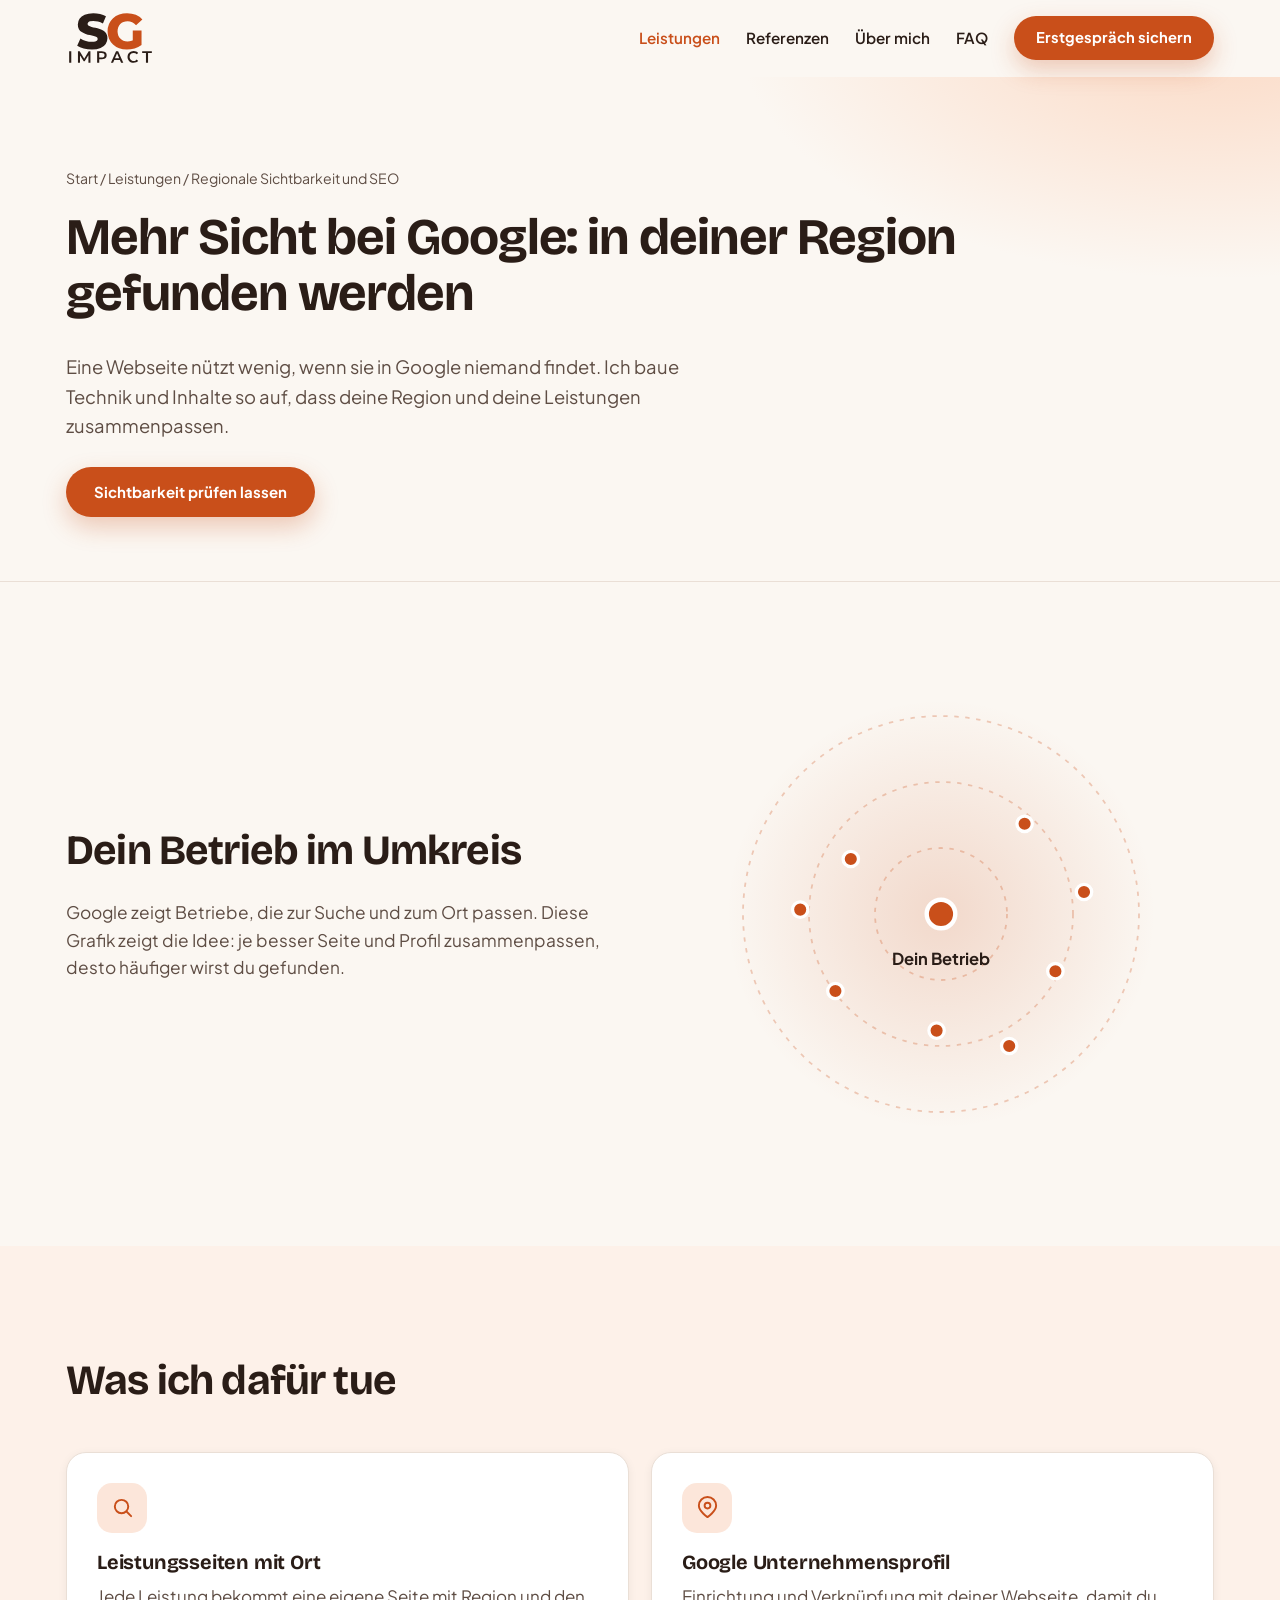
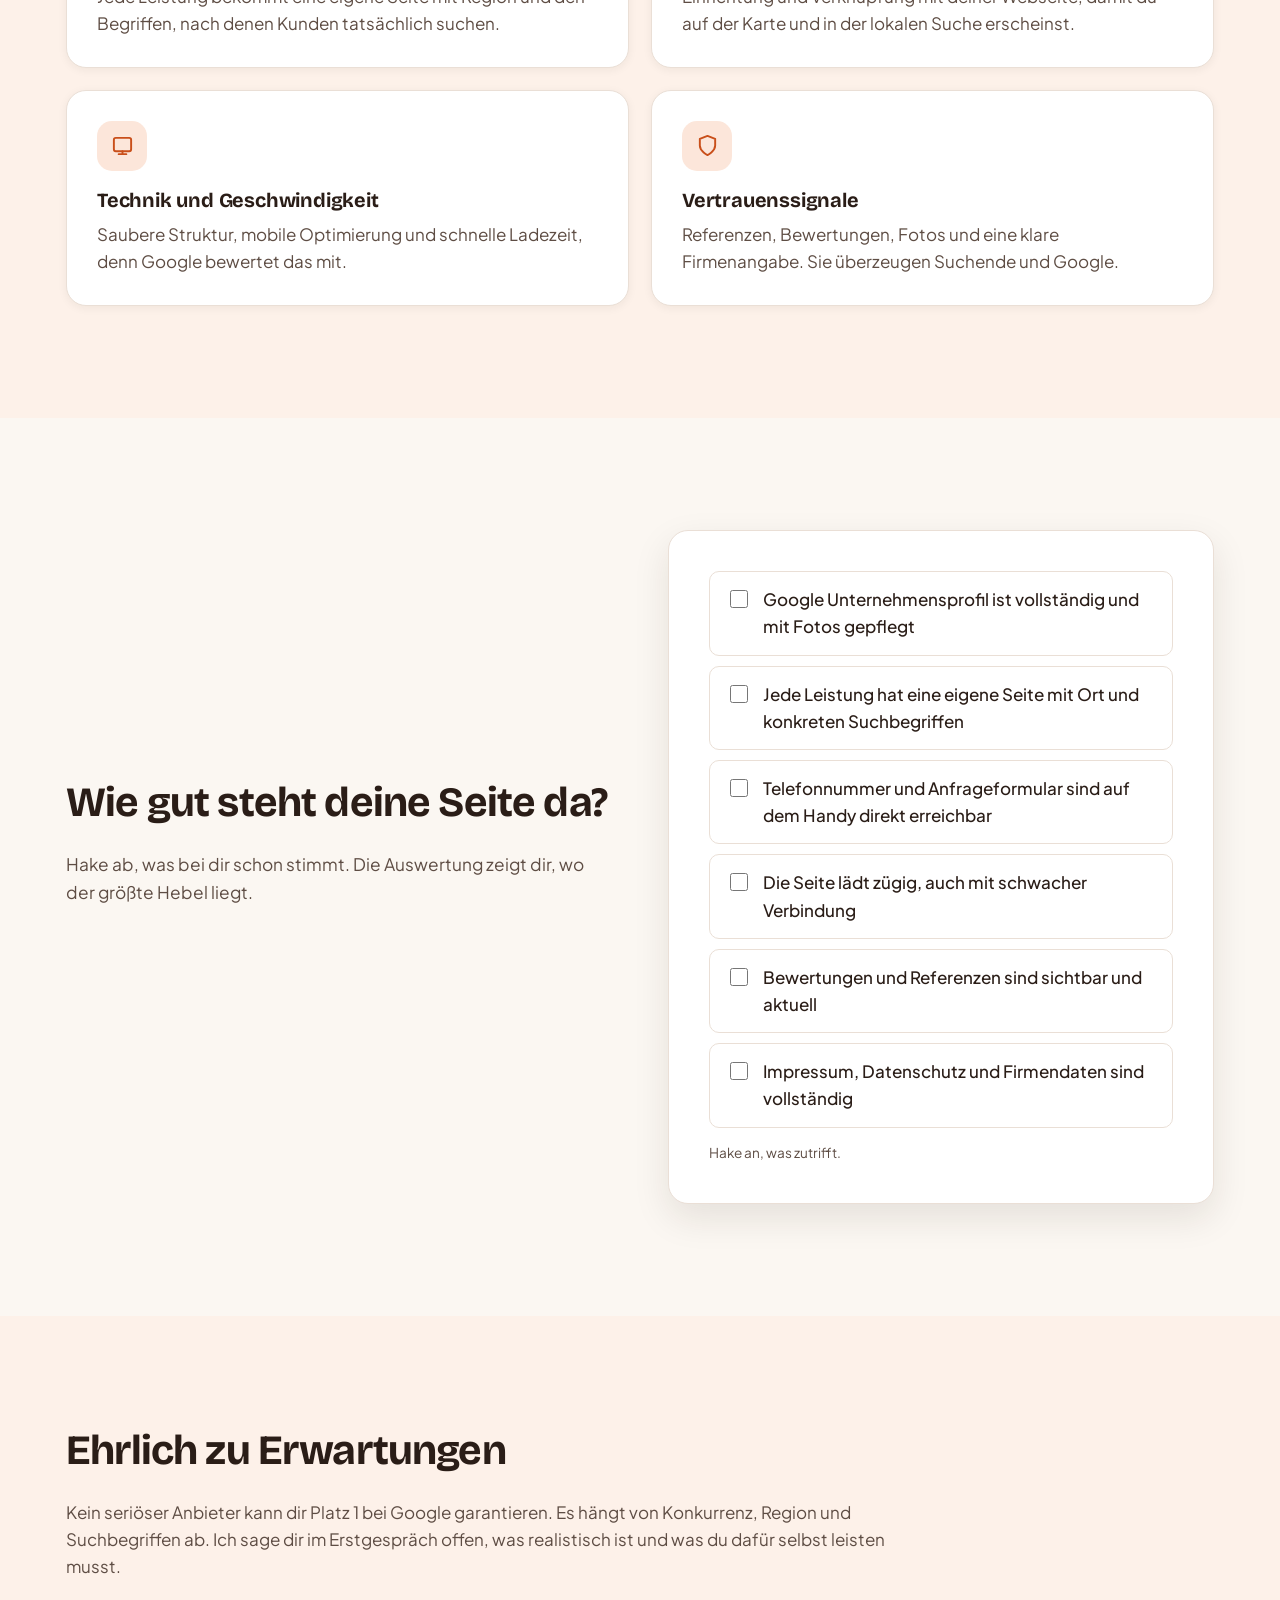
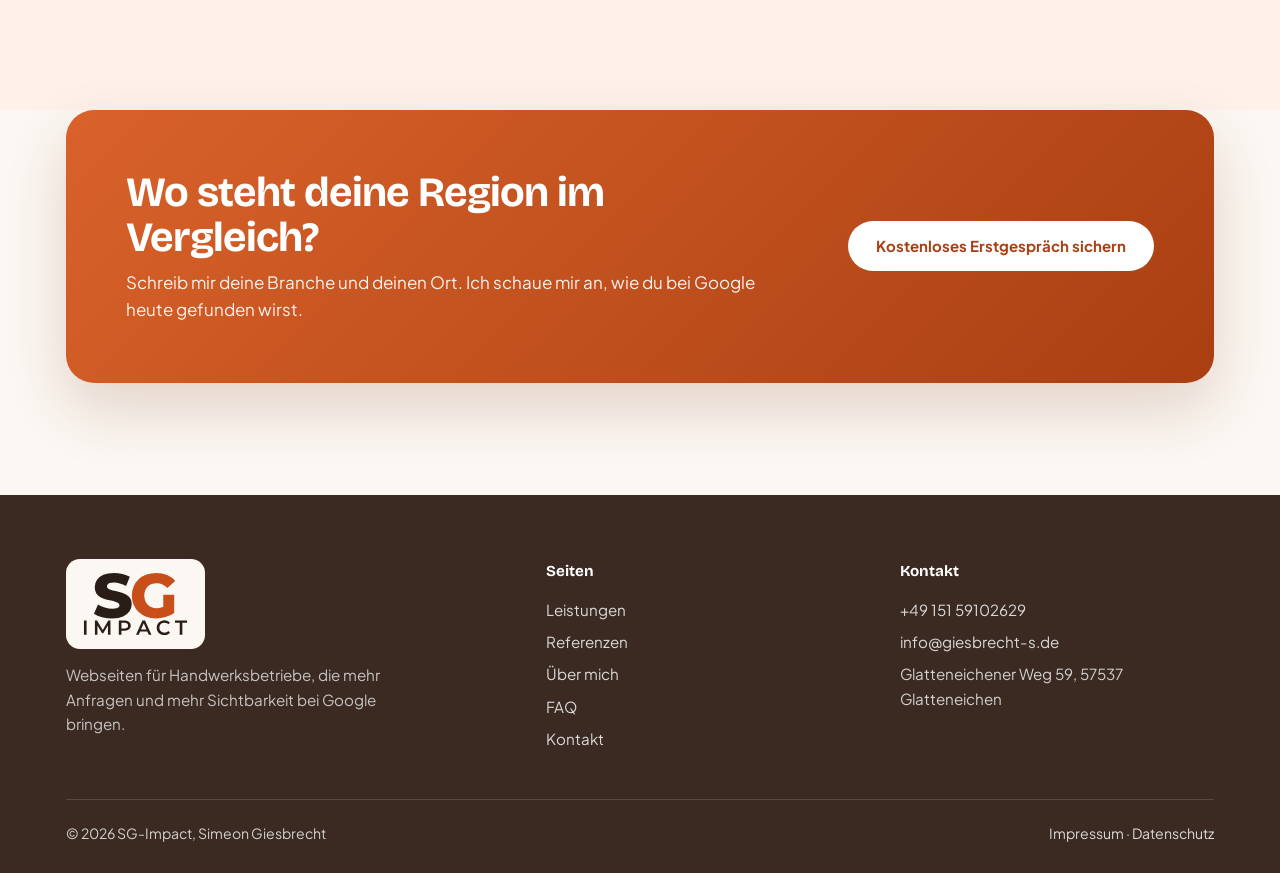
<file: regionale-sichtbarkeit-seo.html>
<!doctype html>
<html lang="de">
<head>
<meta charset="utf-8">
<meta name="viewport" content="width=device-width, initial-scale=1">
<title>Mehr Sicht bei Google für Handwerker | SG-Impact</title>
<meta name="description" content="Lokale SEO für Handwerksbetriebe: Leistungsseiten mit Region, Google Unternehmensprofil, schnelle Technik und Vertrauenssignale.">
<link rel="canonical" href="https://www.sg-impact.de/regionale-sichtbarkeit-seo.html">
<meta name="robots" content="index, follow">
<meta name="theme-color" content="#C94F1A">
<meta property="og:type" content="website">
<meta property="og:locale" content="de_DE">
<meta property="og:site_name" content="SG-Impact">
<meta property="og:title" content="Mehr Sicht bei Google für Handwerker | SG-Impact">
<meta property="og:description" content="Lokale SEO für Handwerksbetriebe: Leistungsseiten mit Region, Google Unternehmensprofil, schnelle Technik und Vertrauenssignale.">
<meta property="og:url" content="https://www.sg-impact.de/regionale-sichtbarkeit-seo.html">
<link rel="icon" href="data:image/svg+xml,%3Csvg xmlns='http://www.w3.org/2000/svg' viewBox='0 0 100 100'%3E%3Crect width='100' height='100' rx='22' fill='%23C94F1A'/%3E%3Ctext x='50' y='66' font-family='Arial, sans-serif' font-weight='900' font-size='46' fill='white' text-anchor='middle'%3ESG%3C/text%3E%3C/svg%3E">
<link rel="preconnect" href="https://fonts.googleapis.com">
<link rel="preconnect" href="https://fonts.gstatic.com" crossorigin>
<link href="https://fonts.googleapis.com/css2?family=Bricolage+Grotesque:opsz,wght@12..96,600..800&family=Plus+Jakarta+Sans:wght@400;500;600;700&display=swap" rel="stylesheet">
<link rel="stylesheet" href="assets/style.css">
<script type="application/ld+json">{"@context": "https://schema.org", "@type": "ProfessionalService", "@id": "https://www.sg-impact.de/#business", "name": "SG-Impact", "url": "https://www.sg-impact.de/", "telephone": "+49 151 59102629", "email": "info@giesbrecht-s.de", "founder": {"@type": "Person", "name": "Simeon Giesbrecht"}, "address": {"@type": "PostalAddress", "streetAddress": "Glatteneichener Weg 59", "postalCode": "57537", "addressLocality": "Glatteneichen", "addressCountry": "DE"}, "areaServed": {"@type": "Country", "name": "Deutschland"}, "description": "Webseiten für Handwerksbetriebe, die mehr Anfragen und mehr Sichtbarkeit bei Google bringen."}</script><script type="application/ld+json">{"@context": "https://schema.org", "@type": "Service", "name": "Regionale Sichtbarkeit und SEO", "serviceType": "Suchmaschinenoptimierung", "provider": {"@id": "https://www.sg-impact.de/#business"}, "areaServed": "DE", "description": "Lokale Suchmaschinenoptimierung für Handwerks- und Gewerbebetriebe."}</script><script type="application/ld+json">{"@context": "https://schema.org", "@type": "BreadcrumbList", "itemListElement": [{"@type": "ListItem", "position": 1, "name": "Start", "item": "https://www.sg-impact.de/"}, {"@type": "ListItem", "position": 2, "name": "Leistungen", "item": "https://www.sg-impact.de/leistungen.html"}, {"@type": "ListItem", "position": 3, "name": "Regionale Sichtbarkeit und SEO", "item": "https://www.sg-impact.de/regionale-sichtbarkeit-seo.html"}]}</script>
</head>
<body>
<a class="skip" href="#main">Zum Inhalt springen</a>
<header class="site"><div class="container nav"><a href="index.html" class="logo"><img src="assets/logo.svg" alt="SG-Impact" width="89" height="56"></a><nav class="nav-links" aria-label="Hauptmenü"><a href="leistungen.html" aria-current="page">Leistungen</a><a href="referenzen.html">Referenzen</a><a href="index.html#ueber-mich">Über mich</a><a href="faq.html">FAQ</a><a href="kontakt.html" class="btn btn-primary">Erstgespräch sichern</a></nav><button class="burger" aria-label="Menü öffnen" aria-expanded="false"><span></span></button></div></header>
<main id="main">
<section class="page-hero"><div class="container"><nav class="crumbs" aria-label="Breadcrumb"><a href="index.html">Start</a> / <a href="leistungen.html">Leistungen</a> / Regionale Sichtbarkeit und SEO</nav><h1>Mehr Sicht bei Google: in deiner Region gefunden werden</h1><p class="lead">Eine Webseite nützt wenig, wenn sie in Google niemand findet. Ich baue Technik und Inhalte so auf, dass deine Region und deine Leistungen zusammenpassen.</p><div class="hero-actions"><a href="kontakt.html" class="btn btn-primary">Sichtbarkeit prüfen lassen</a></div></div></section><section class=""><div class="container"><div class="two"><div class="reveal"><h2>Dein Betrieb im Umkreis</h2><p class="lead-s">Google zeigt Betriebe, die zur Suche und zum Ort passen. Diese Grafik zeigt die Idee: je besser Seite und Profil zusammenpassen, desto häufiger wirst du gefunden.</p></div><div class="radar-wrap reveal" style="--d:.1s"><svg class="radar" viewBox="0 0 400 400" role="img" aria-label="Grafik: Ein Betrieb ist im Umkreis seiner Region bei Google gut zu finden"><defs><radialGradient id="rg" cx="50%" cy="50%" r="50%"><stop offset="0" stop-color="#C94F1A" stop-opacity=".18"/><stop offset="1" stop-color="#C94F1A" stop-opacity="0"/></radialGradient></defs><circle cx="200" cy="200" r="195" fill="url(#rg)"/><circle class="ring" cx="200" cy="200" r="60"/><circle class="ring" cx="200" cy="200" r="120"/><circle class="ring" cx="200" cy="200" r="180"/><circle class="ping" cx="200" cy="200" r="12"/><circle class="ping ping-2" cx="200" cy="200" r="12"/><circle class="pin" cx="118" cy="150" r="7" style="--d:0.3s"/><circle class="pin" cx="276" cy="118" r="7" style="--d:0.5s"/><circle class="pin" cx="304" cy="252" r="7" style="--d:0.7s"/><circle class="pin" cx="196" cy="306" r="7" style="--d:0.9s"/><circle class="pin" cx="104" cy="270" r="7" style="--d:1.1s"/><circle class="pin" cx="262" cy="320" r="7" style="--d:1.3s"/><circle class="pin" cx="330" cy="180" r="7" style="--d:0.6s"/><circle class="pin" cx="72" cy="196" r="7" style="--d:0.8s"/><circle cx="200" cy="200" r="13" fill="#C94F1A" stroke="#fff" stroke-width="4"/><text x="200" y="246" text-anchor="middle" class="lbl">Dein Betrieb</text></svg></div></div></div></section><section class="tint"><div class="container"><div class="section-head reveal"><h2>Was ich dafür tue</h2></div><div class="grid-2"><div class="card reveal" style="--d:0.00s"><div class="icon" aria-hidden="true"><svg viewBox="0 0 24 24" fill="none" stroke="currentColor" stroke-width="2" stroke-linecap="round" stroke-linejoin="round"><circle cx="11" cy="11" r="7"/><path d="M21 21l-4.3-4.3"/></svg></div><h3>Leistungsseiten mit Ort</h3><p>Jede Leistung bekommt eine eigene Seite mit Region und den Begriffen, nach denen Kunden tatsächlich suchen.</p></div><div class="card reveal" style="--d:0.08s"><div class="icon" aria-hidden="true"><svg viewBox="0 0 24 24" fill="none" stroke="currentColor" stroke-width="2" stroke-linecap="round" stroke-linejoin="round"><path d="M21 10c0 6-9 12-9 12s-9-6-9-12a9 9 0 0 1 18 0z"/><circle cx="12" cy="10" r="3"/></svg></div><h3>Google Unternehmensprofil</h3><p>Einrichtung und Verknüpfung mit deiner Webseite, damit du auf der Karte und in der lokalen Suche erscheinst.</p></div><div class="card reveal" style="--d:0.16s"><div class="icon" aria-hidden="true"><svg viewBox="0 0 24 24" fill="none" stroke="currentColor" stroke-width="2" stroke-linecap="round" stroke-linejoin="round"><rect x="3" y="4" width="18" height="14" rx="2"/><path d="M8 21h8M12 18v3"/></svg></div><h3>Technik und Geschwindigkeit</h3><p>Saubere Struktur, mobile Optimierung und schnelle Ladezeit, denn Google bewertet das mit.</p></div><div class="card reveal" style="--d:0.24s"><div class="icon" aria-hidden="true"><svg viewBox="0 0 24 24" fill="none" stroke="currentColor" stroke-width="2" stroke-linecap="round" stroke-linejoin="round"><path d="M12 22s8-4 8-10V5l-8-3-8 3v7c0 6 8 10 8 10z"/></svg></div><h3>Vertrauenssignale</h3><p>Referenzen, Bewertungen, Fotos und eine klare Firmenangabe. Sie überzeugen Suchende und Google.</p></div></div></div></section><section class=""><div class="container"><div class="two"><div class="reveal"><div class="section-head reveal"><h2>Wie gut steht deine Seite da?</h2><p>Hake ab, was bei dir schon stimmt. Die Auswertung zeigt dir, wo der größte Hebel liegt.</p></div></div><div class="calc reveal" data-check><div class="check-list"><label class="check"><input type="checkbox" class="check-input"><span>Google Unternehmensprofil ist vollständig und mit Fotos gepflegt</span></label><label class="check"><input type="checkbox" class="check-input"><span>Jede Leistung hat eine eigene Seite mit Ort und konkreten Suchbegriffen</span></label><label class="check"><input type="checkbox" class="check-input"><span>Telefonnummer und Anfrageformular sind auf dem Handy direkt erreichbar</span></label><label class="check"><input type="checkbox" class="check-input"><span>Die Seite lädt zügig, auch mit schwacher Verbindung</span></label><label class="check"><input type="checkbox" class="check-input"><span>Bewertungen und Referenzen sind sichtbar und aktuell</span></label><label class="check"><input type="checkbox" class="check-input"><span>Impressum, Datenschutz und Firmendaten sind vollständig</span></label></div><p class="note" id="r-check" aria-live="polite">Hake an, was zutrifft.</p></div></div></div></section><section class="tint"><div class="container"><div class="reveal" style="max-width:820px"><h2>Ehrlich zu Erwartungen</h2><p>Kein seriöser Anbieter kann dir Platz 1 bei Google garantieren. Es hängt von Konkurrenz, Region und Suchbegriffen ab. Ich sage dir im Erstgespräch offen, was realistisch ist und was du dafür selbst leisten musst.</p></div></div></section><section class="cta-wrap"><div class="container"><div class="cta reveal"><div><h2>Wo steht deine Region im Vergleich?</h2><p>Schreib mir deine Branche und deinen Ort. Ich schaue mir an, wie du bei Google heute gefunden wirst.</p></div><a href="kontakt.html" class="btn btn-white">Kostenloses Erstgespräch sichern</a></div></div></section>
</main>
<footer class="site"><div class="container"><div class="footer-grid"><div><div class="footer-logo"><img src="assets/logo.svg" alt="SG-Impact" width="111" height="70"></div><p>Webseiten für Handwerksbetriebe, die mehr Anfragen und mehr Sichtbarkeit bei Google bringen.</p></div><div><h4>Seiten</h4><ul><li><a href="leistungen.html">Leistungen</a></li><li><a href="referenzen.html">Referenzen</a></li><li><a href="index.html#ueber-mich">Über mich</a></li><li><a href="faq.html">FAQ</a></li><li><a href="kontakt.html">Kontakt</a></li></ul></div><div><h4>Kontakt</h4><ul><li><a href="tel:+4915159102629">+49 151 59102629</a></li><li><a href="mailto:info@giesbrecht-s.de">info@giesbrecht-s.de</a></li><li>Glatteneichener Weg 59, 57537 Glatteneichen</li></ul></div></div><div class="footer-bottom"><span>© 2026 SG-Impact, Simeon Giesbrecht</span><span><a href="impressum.html">Impressum</a> · <a href="datenschutz.html">Datenschutz</a></span></div></div></footer>
<script src="assets/main.js" defer></script>
</body>
</html>
</file>
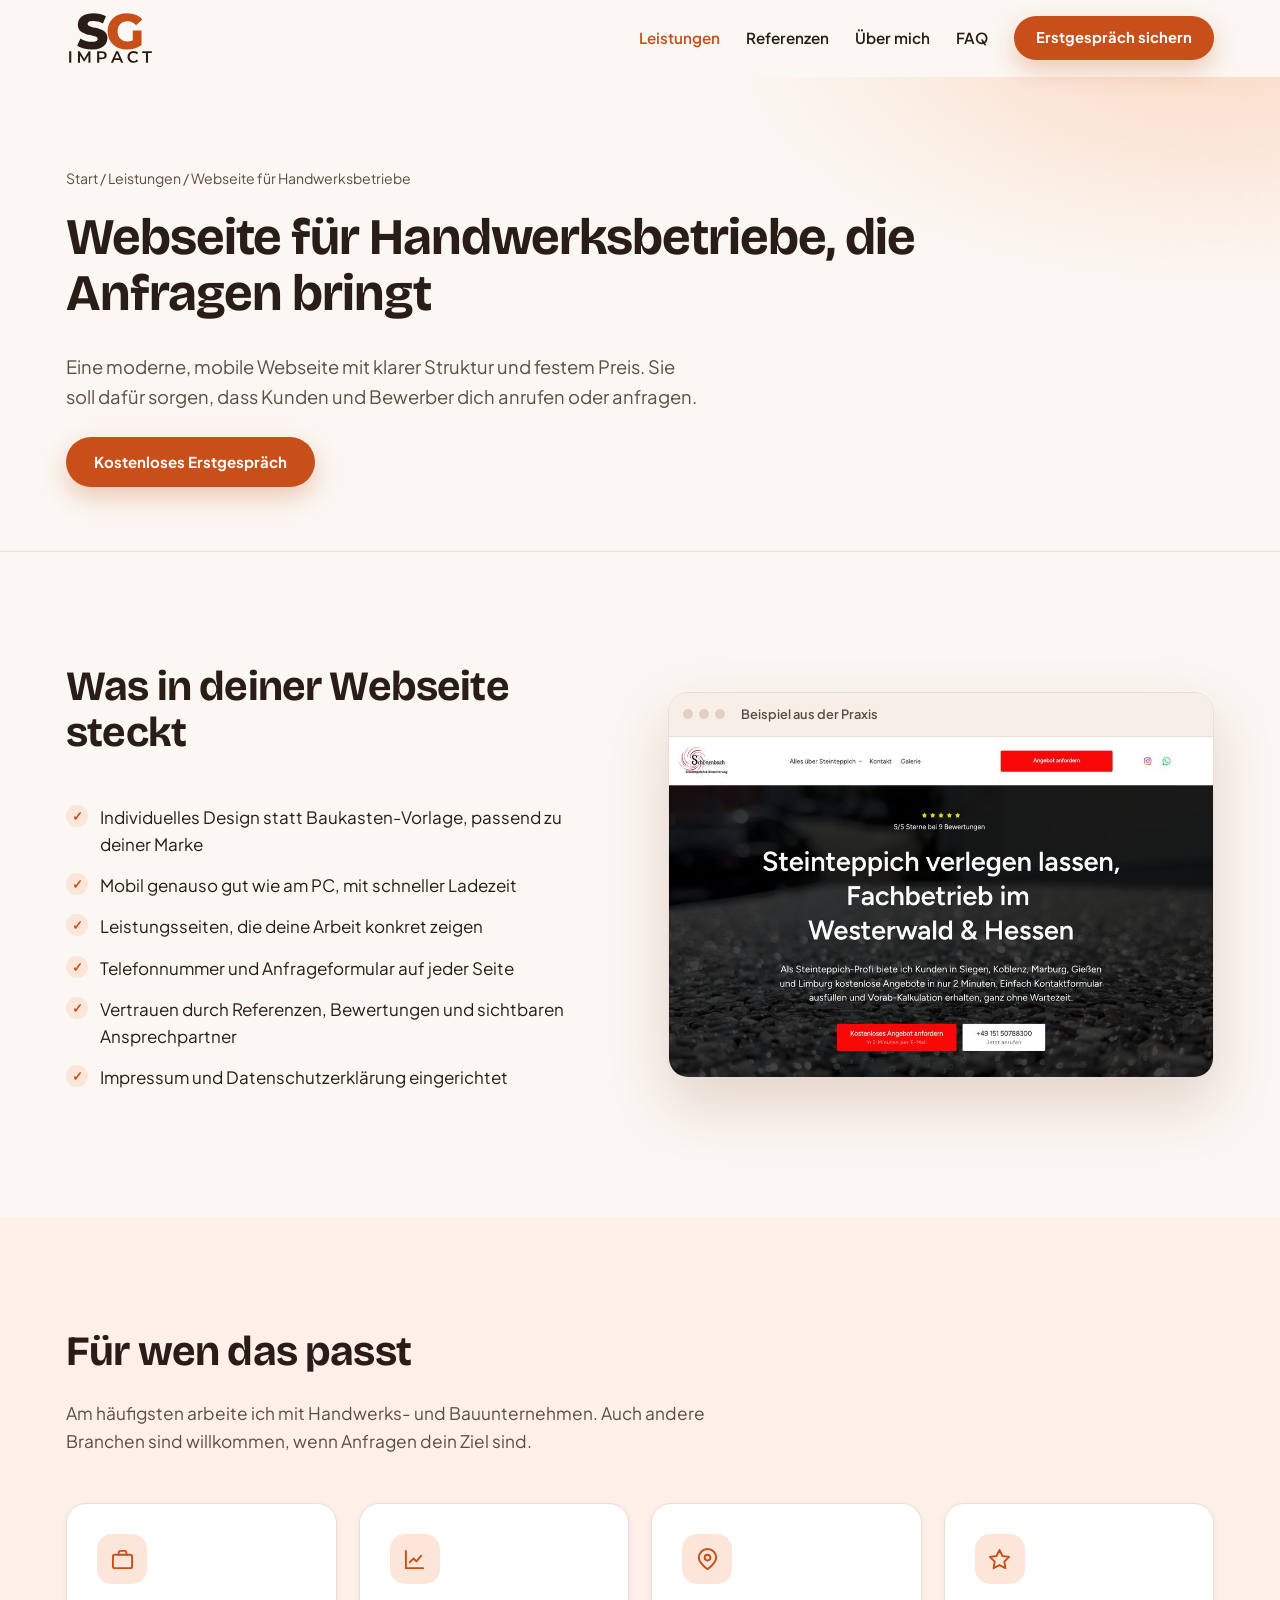
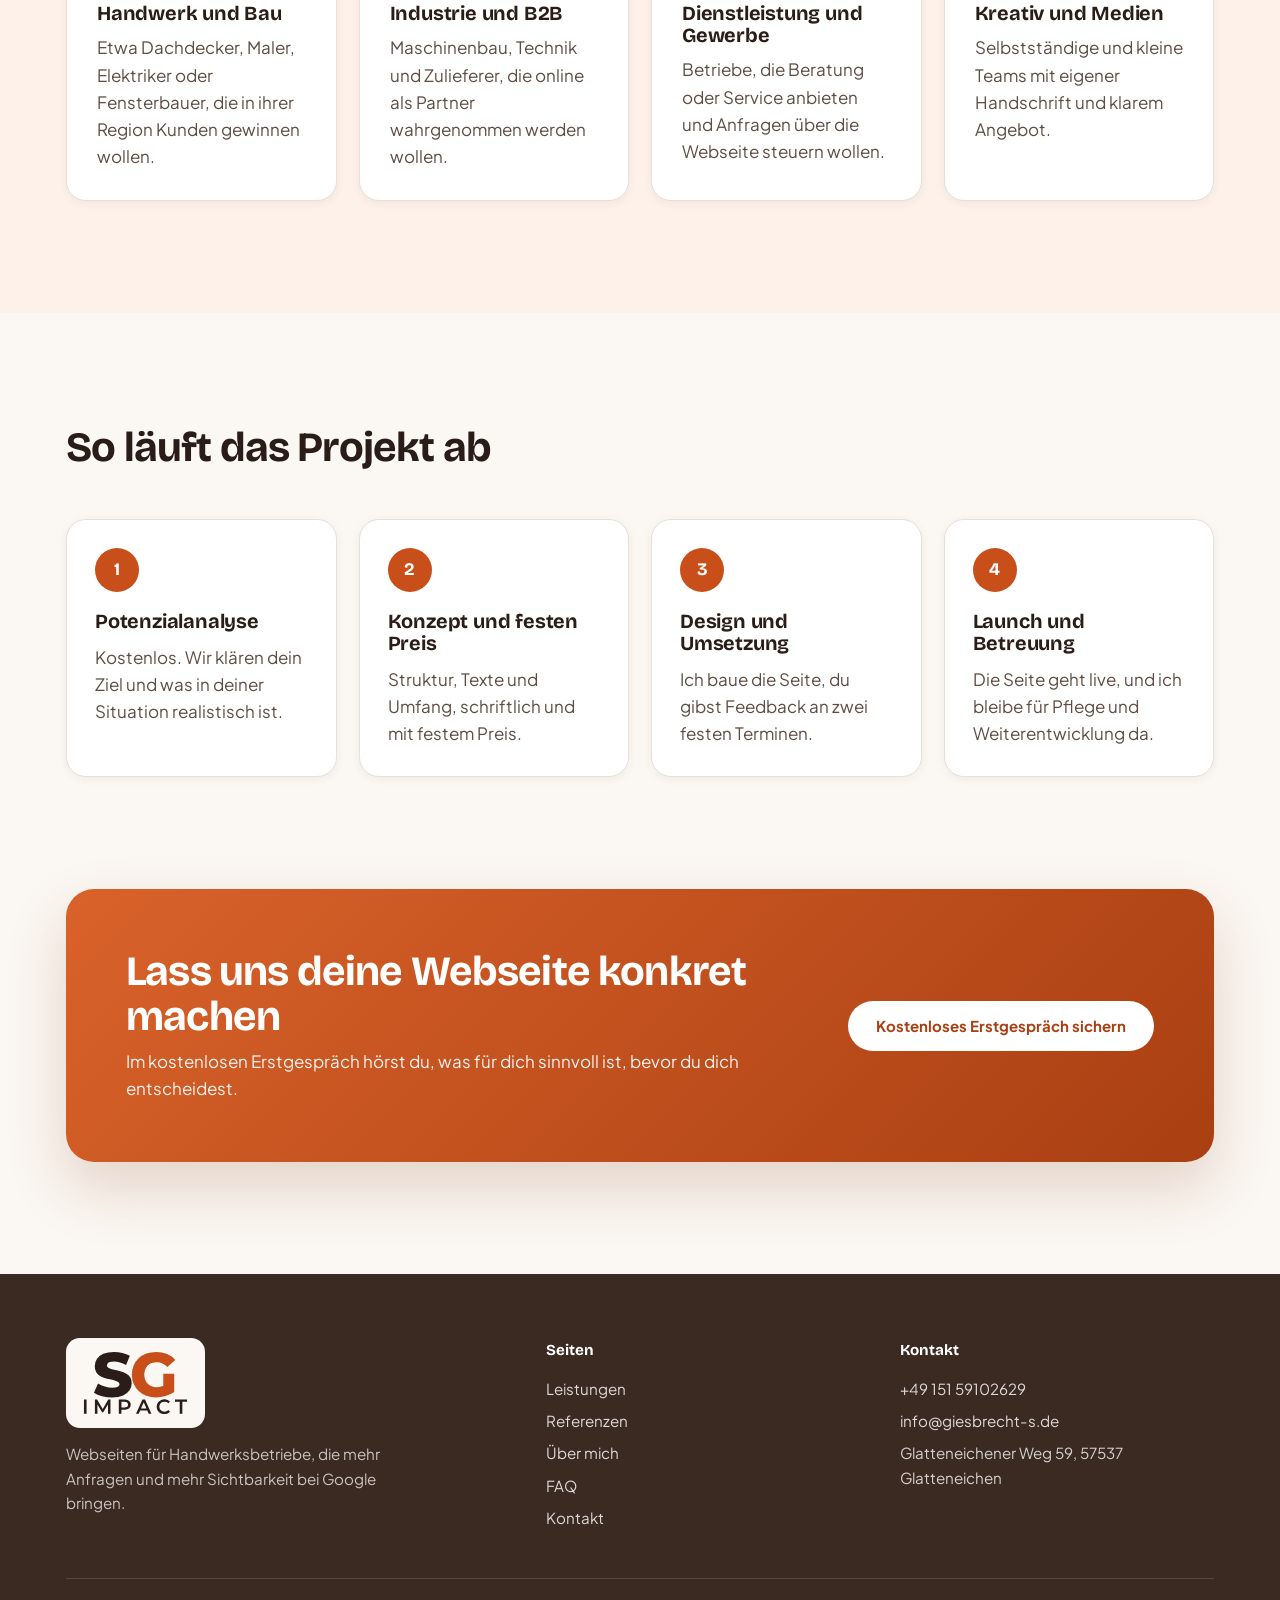
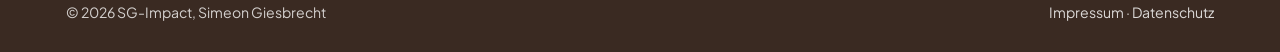
<file: webseite-handwerker.html>
<!doctype html>
<html lang="de">
<head>
<meta charset="utf-8">
<meta name="viewport" content="width=device-width, initial-scale=1">
<title>Webseite für Handwerksbetriebe mit mehr Anfragen | SG-Impact</title>
<meta name="description" content="Webseiten für Handwerksbetriebe: individuelles Design, mobil optimiert, fester Preis und ein fester Ansprechpartner. Kostenloses Erstgespräch.">
<link rel="canonical" href="https://www.sg-impact.de/webseite-handwerker.html">
<meta name="robots" content="index, follow">
<meta name="theme-color" content="#C94F1A">
<meta property="og:type" content="website">
<meta property="og:locale" content="de_DE">
<meta property="og:site_name" content="SG-Impact">
<meta property="og:title" content="Webseite für Handwerksbetriebe mit mehr Anfragen | SG-Impact">
<meta property="og:description" content="Webseiten für Handwerksbetriebe: individuelles Design, mobil optimiert, fester Preis und ein fester Ansprechpartner. Kostenloses Erstgespräch.">
<meta property="og:url" content="https://www.sg-impact.de/webseite-handwerker.html">
<link rel="icon" href="data:image/svg+xml,%3Csvg xmlns='http://www.w3.org/2000/svg' viewBox='0 0 100 100'%3E%3Crect width='100' height='100' rx='22' fill='%23C94F1A'/%3E%3Ctext x='50' y='66' font-family='Arial, sans-serif' font-weight='900' font-size='46' fill='white' text-anchor='middle'%3ESG%3C/text%3E%3C/svg%3E">
<link rel="preconnect" href="https://fonts.googleapis.com">
<link rel="preconnect" href="https://fonts.gstatic.com" crossorigin>
<link href="https://fonts.googleapis.com/css2?family=Bricolage+Grotesque:opsz,wght@12..96,600..800&family=Plus+Jakarta+Sans:wght@400;500;600;700&display=swap" rel="stylesheet">
<link rel="stylesheet" href="assets/style.css">
<script type="application/ld+json">{"@context": "https://schema.org", "@type": "ProfessionalService", "@id": "https://www.sg-impact.de/#business", "name": "SG-Impact", "url": "https://www.sg-impact.de/", "telephone": "+49 151 59102629", "email": "info@giesbrecht-s.de", "founder": {"@type": "Person", "name": "Simeon Giesbrecht"}, "address": {"@type": "PostalAddress", "streetAddress": "Glatteneichener Weg 59", "postalCode": "57537", "addressLocality": "Glatteneichen", "addressCountry": "DE"}, "areaServed": {"@type": "Country", "name": "Deutschland"}, "description": "Webseiten für Handwerksbetriebe, die mehr Anfragen und mehr Sichtbarkeit bei Google bringen."}</script><script type="application/ld+json">{"@context": "https://schema.org", "@type": "Service", "name": "Webseite für Handwerksbetriebe", "serviceType": "Webdesign", "provider": {"@id": "https://www.sg-impact.de/#business"}, "areaServed": "DE", "description": "Individuelle, mobile Webseiten für Handwerks- und Gewerbebetriebe mit mehr Anfragen."}</script><script type="application/ld+json">{"@context": "https://schema.org", "@type": "BreadcrumbList", "itemListElement": [{"@type": "ListItem", "position": 1, "name": "Start", "item": "https://www.sg-impact.de/"}, {"@type": "ListItem", "position": 2, "name": "Leistungen", "item": "https://www.sg-impact.de/leistungen.html"}, {"@type": "ListItem", "position": 3, "name": "Webseite für Handwerksbetriebe", "item": "https://www.sg-impact.de/webseite-handwerker.html"}]}</script>
</head>
<body>
<a class="skip" href="#main">Zum Inhalt springen</a>
<header class="site"><div class="container nav"><a href="index.html" class="logo"><img src="assets/logo.svg" alt="SG-Impact" width="89" height="56"></a><nav class="nav-links" aria-label="Hauptmenü"><a href="leistungen.html" aria-current="page">Leistungen</a><a href="referenzen.html">Referenzen</a><a href="index.html#ueber-mich">Über mich</a><a href="faq.html">FAQ</a><a href="kontakt.html" class="btn btn-primary">Erstgespräch sichern</a></nav><button class="burger" aria-label="Menü öffnen" aria-expanded="false"><span></span></button></div></header>
<main id="main">
<section class="page-hero"><div class="container"><nav class="crumbs" aria-label="Breadcrumb"><a href="index.html">Start</a> / <a href="leistungen.html">Leistungen</a> / Webseite für Handwerksbetriebe</nav><h1>Webseite für Handwerksbetriebe, die Anfragen bringt</h1><p class="lead">Eine moderne, mobile Webseite mit klarer Struktur und festem Preis. Sie soll dafür sorgen, dass Kunden und Bewerber dich anrufen oder anfragen.</p><div class="hero-actions"><a href="kontakt.html" class="btn btn-primary">Kostenloses Erstgespräch</a></div></div></section><section class=""><div class="container"><div class="two"><div class="reveal"><div class="section-head reveal"><h2>Was in deiner Webseite steckt</h2></div><ul class="checks"><li>Individuelles Design statt Baukasten-Vorlage, passend zu deiner Marke</li><li>Mobil genauso gut wie am PC, mit schneller Ladezeit</li><li>Leistungsseiten, die deine Arbeit konkret zeigen</li><li>Telefonnummer und Anfrageformular auf jeder Seite</li><li>Vertrauen durch Referenzen, Bewertungen und sichtbaren Ansprechpartner</li><li>Impressum und Datenschutzerklärung eingerichtet</li></ul></div><div class="browser reveal" style="--d:.1s"><div class="browser-bar"><i></i><i></i><i></i><span>Beispiel aus der Praxis</span></div><img src="assets/img/ref/schoenenbach.jpg" alt="Startseite von Schönenbach Steinteppich als Beispiel" width="960" height="600" loading="lazy"></div></div></div></section><section class="tint"><div class="container"><div class="section-head reveal"><h2>Für wen das passt</h2><p>Am häufigsten arbeite ich mit Handwerks- und Bauunternehmen. Auch andere Branchen sind willkommen, wenn Anfragen dein Ziel sind.</p></div><div class="grid-4"><div class="card reveal" style="--d:0.00s"><div class="icon" aria-hidden="true"><svg viewBox="0 0 24 24" fill="none" stroke="currentColor" stroke-width="2" stroke-linecap="round" stroke-linejoin="round"><rect x="2" y="7" width="20" height="14" rx="2"/><path d="M16 7V5a2 2 0 0 0-2-2h-4a2 2 0 0 0-2 2v2"/></svg></div><h3>Handwerk und Bau</h3><p>Etwa Dachdecker, Maler, Elektriker oder Fensterbauer, die in ihrer Region Kunden gewinnen wollen.</p></div><div class="card reveal" style="--d:0.08s"><div class="icon" aria-hidden="true"><svg viewBox="0 0 24 24" fill="none" stroke="currentColor" stroke-width="2" stroke-linecap="round" stroke-linejoin="round"><path d="M3 3v18h18"/><path d="M7 15l4-4 3 3 5-6"/></svg></div><h3>Industrie und B2B</h3><p>Maschinenbau, Technik und Zulieferer, die online als Partner wahrgenommen werden wollen.</p></div><div class="card reveal" style="--d:0.16s"><div class="icon" aria-hidden="true"><svg viewBox="0 0 24 24" fill="none" stroke="currentColor" stroke-width="2" stroke-linecap="round" stroke-linejoin="round"><path d="M21 10c0 6-9 12-9 12s-9-6-9-12a9 9 0 0 1 18 0z"/><circle cx="12" cy="10" r="3"/></svg></div><h3>Dienstleistung und Gewerbe</h3><p>Betriebe, die Beratung oder Service anbieten und Anfragen über die Webseite steuern wollen.</p></div><div class="card reveal" style="--d:0.24s"><div class="icon" aria-hidden="true"><svg viewBox="0 0 24 24" fill="none" stroke="currentColor" stroke-width="2" stroke-linecap="round" stroke-linejoin="round"><path d="M12 2l3.1 6.3 6.9 1-5 4.9 1.2 6.8L12 17.8 5.8 21l1.2-6.8-5-4.9 6.9-1z"/></svg></div><h3>Kreativ und Medien</h3><p>Selbstständige und kleine Teams mit eigener Handschrift und klarem Angebot.</p></div></div></div></section><section class=""><div class="container"><div class="section-head reveal"><h2>So läuft das Projekt ab</h2></div><div class="steps"><div class="step reveal" style="--d:0.00s"><div class="num">1</div><h3>Potenzialanalyse</h3><p>Kostenlos. Wir klären dein Ziel und was in deiner Situation realistisch ist.</p></div><div class="step reveal" style="--d:0.08s"><div class="num">2</div><h3>Konzept und festen Preis</h3><p>Struktur, Texte und Umfang, schriftlich und mit festem Preis.</p></div><div class="step reveal" style="--d:0.16s"><div class="num">3</div><h3>Design und Umsetzung</h3><p>Ich baue die Seite, du gibst Feedback an zwei festen Terminen.</p></div><div class="step reveal" style="--d:0.24s"><div class="num">4</div><h3>Launch und Betreuung</h3><p>Die Seite geht live, und ich bleibe für Pflege und Weiterentwicklung da.</p></div></div></div></section><section class="cta-wrap"><div class="container"><div class="cta reveal"><div><h2>Lass uns deine Webseite konkret machen</h2><p>Im kostenlosen Erstgespräch hörst du, was für dich sinnvoll ist, bevor du dich entscheidest.</p></div><a href="kontakt.html" class="btn btn-white">Kostenloses Erstgespräch sichern</a></div></div></section>
</main>
<footer class="site"><div class="container"><div class="footer-grid"><div><div class="footer-logo"><img src="assets/logo.svg" alt="SG-Impact" width="111" height="70"></div><p>Webseiten für Handwerksbetriebe, die mehr Anfragen und mehr Sichtbarkeit bei Google bringen.</p></div><div><h4>Seiten</h4><ul><li><a href="leistungen.html">Leistungen</a></li><li><a href="referenzen.html">Referenzen</a></li><li><a href="index.html#ueber-mich">Über mich</a></li><li><a href="faq.html">FAQ</a></li><li><a href="kontakt.html">Kontakt</a></li></ul></div><div><h4>Kontakt</h4><ul><li><a href="tel:+4915159102629">+49 151 59102629</a></li><li><a href="mailto:info@giesbrecht-s.de">info@giesbrecht-s.de</a></li><li>Glatteneichener Weg 59, 57537 Glatteneichen</li></ul></div></div><div class="footer-bottom"><span>© 2026 SG-Impact, Simeon Giesbrecht</span><span><a href="impressum.html">Impressum</a> · <a href="datenschutz.html">Datenschutz</a></span></div></div></footer>
<script src="assets/main.js" defer></script>
</body>
</html>
</file>
<file: assets/style.css>
/* SG-Impact: warmes Handwerks-Design in Orange und Terrakotta */
:root{
  --bg:#FBF7F2;          /* warmes Weiß als Grundfläche */
  --surface:#FFFFFF;
  --ink:#2A1D17;         /* warmes Dunkelbraun für Text */
  --ink-2:#5E4D44;
  --line:#EADFD6;
  --accent:#C94F1A;      /* Orange: Buttons, Akzente */
  --accent-hover:#A93F12;
  --accent-soft:#FCE6DA;
  --accent-tint:#FDF1E9;
  --shadow-sm:0 2px 10px rgba(42,29,23,.06);
  --shadow-md:0 14px 36px rgba(42,29,23,.10);
  --shadow-lg:0 26px 60px rgba(120,50,15,.18);
  --r-lg:20px;--r-md:14px;--r-sm:10px;
  --maxw:1180px;
  --font:"Plus Jakarta Sans",-apple-system,BlinkMacSystemFont,"Segoe UI",Roboto,Arial,sans-serif;
  --display:"Bricolage Grotesque","Plus Jakarta Sans",-apple-system,"Segoe UI",Arial,sans-serif;
}
*{box-sizing:border-box}
html{scroll-behavior:smooth;scroll-padding-top:90px;-webkit-text-size-adjust:100%}
body{margin:0;font-family:var(--font);color:var(--ink-2);background:var(--bg);font-size:17px;line-height:1.6;overflow-x:hidden}
img{max-width:100%;height:auto;display:block}
a{color:var(--accent)}
h1,h2,h3{font-family:var(--display);color:var(--ink);line-height:1.1;letter-spacing:-.02em;margin:0 0 .6em;font-weight:700}
h1{font-size:clamp(2.3rem,5.4vw,4rem)}
h2{font-size:clamp(1.8rem,3.4vw,2.6rem)}
h3{font-size:1.25rem;letter-spacing:-.01em}
p{margin:0 0 1em}
strong{color:var(--ink)}
.skip{position:absolute;left:-999px;top:auto}
.skip:focus{left:16px;top:16px;z-index:100;background:#fff;padding:10px 14px;border-radius:8px}
.container{width:100%;max-width:var(--maxw);margin:0 auto;padding:0 16px}
section{padding:clamp(64px,9vw,112px) 0}
.tint{background:var(--accent-tint)}
.section-head{max-width:720px;margin:0 0 48px}
.section-head p{font-size:1.08rem;color:var(--ink-2);margin:0}
.lead{font-size:1.15rem;color:var(--ink-2);max-width:640px}
.lead-s{font-size:1.08rem;color:var(--ink-2)}

/* Buttons */
.btn{display:inline-flex;align-items:center;justify-content:center;gap:8px;padding:14px 26px;border-radius:999px;font:700 15px/1.2 var(--font);text-decoration:none;border:2px solid transparent;cursor:pointer;transition:transform .2s,box-shadow .2s,background .2s,color .2s;text-align:center}
.btn-primary{background:var(--accent);color:#fff;box-shadow:0 10px 24px rgba(201,79,26,.28)}
.btn-primary:hover{background:var(--accent-hover);transform:translateY(-2px)}
.btn-ghost{background:transparent;color:var(--ink);border-color:var(--line)}
.btn-ghost:hover{border-color:var(--accent);color:var(--accent)}
.btn-white{background:#fff;color:var(--accent-hover)}
.btn-white:hover{transform:translateY(-2px)}
.btn-block{width:100%}
.more-link{text-align:center;margin:44px 0 0}

/* Header */
header.site{position:sticky;top:0;z-index:50;background:rgba(251,247,242,.92);backdrop-filter:saturate(1.3) blur(10px);-webkit-backdrop-filter:saturate(1.3) blur(10px);transition:box-shadow .3s,border-color .3s;border-bottom:1px solid transparent}
header.site.scrolled{box-shadow:0 6px 24px rgba(42,29,23,.08);border-bottom-color:var(--line)}
.nav{display:flex;align-items:center;justify-content:space-between;height:76px;gap:16px}
.logo{display:flex;align-items:center;gap:10px;font-family:var(--display);font-weight:700;color:var(--ink);text-decoration:none;font-size:1.12rem}
.logo img{height:56px;width:auto;display:block}
.footer-logo img{height:70px;width:auto;background:#FBF7F2;border-radius:14px;padding:10px 14px;box-sizing:content-box}
.mark{width:38px;height:38px;border-radius:12px;background:var(--accent);color:#fff;display:inline-grid;place-items:center;font-weight:800;font-size:.85rem;flex:none}
.nav-links{display:flex;align-items:center;gap:26px}
.nav-links a:not(.btn){color:var(--ink);text-decoration:none;font-weight:600;font-size:.95rem}
.nav-links a:not(.btn):hover,.nav-links a[aria-current="page"]{color:var(--accent)}
.nav-links .btn{padding:11px 20px;font-size:.92rem}
.burger{display:none;background:none;border:0;width:44px;height:44px;cursor:pointer;position:relative;padding:0}
.burger span,.burger span::before,.burger span::after{display:block;position:absolute;left:10px;right:10px;height:2px;background:var(--ink);border-radius:2px;transition:transform .3s,background .3s}
.burger span{top:21px}
.burger span::before,.burger span::after{content:"";left:0;right:0}
.burger span::before{top:-7px}
.burger span::after{top:7px}
.burger.open span{background:transparent}
.burger.open span::before{transform:translateY(7px) rotate(45deg)}
.burger.open span::after{transform:translateY(-7px) rotate(-45deg)}

/* Startseite Hero */
.hero{position:relative;overflow:hidden;padding:clamp(48px,7vw,96px) 0 clamp(64px,8vw,110px);background:radial-gradient(900px 520px at 92% -8%,#FBD9C4 0,transparent 62%),radial-gradient(600px 400px at -5% 110%,#FCE6DA 0,transparent 60%),var(--bg)}
.hero-grid{position:relative;display:grid;grid-template-columns:1.05fr .95fr;gap:56px;align-items:center}
.hero h1{margin-bottom:22px}
.hl{position:relative;isolation:isolate;color:var(--accent);white-space:nowrap}
.hl::after{content:"";position:absolute;left:-2%;right:-2%;bottom:.04em;height:.28em;background:url("data:image/svg+xml,%3Csvg xmlns='http://www.w3.org/2000/svg' viewBox='0 0 300 20' preserveAspectRatio='none'%3E%3Cpath d='M2 14 Q 75 2 150 11 T 298 8' fill='none' stroke='%23F2A25C' stroke-width='6' stroke-linecap='round'/%3E%3C/svg%3E") no-repeat center/100% 100%;z-index:-1}
.hero .lead{max-width:560px}
.hero-actions{display:flex;flex-wrap:wrap;gap:12px;margin:30px 0 0}
.trust{display:flex;flex-wrap:wrap;gap:10px 22px;list-style:none;padding:0;margin:30px 0 0;font-weight:600;color:var(--ink);font-size:.95rem}
.trust li::before{content:"✓";color:var(--accent);font-weight:800;margin-right:8px}
.hero-visual{position:relative;padding:0 0 28px 0}
.browser{margin:0;background:#fff;border:1px solid var(--line);border-radius:var(--r-lg);box-shadow:var(--shadow-lg);overflow:hidden}
.browser img{width:100%;height:auto;aspect-ratio:16/10;object-fit:cover;object-position:top}
.browser-bar{display:flex;align-items:center;gap:6px;padding:11px 14px;background:#F6EEE7;border-bottom:1px solid var(--line)}
.browser-bar i{width:10px;height:10px;border-radius:50%;background:#E2CFC2}
.browser-bar span{margin-left:10px;font-size:.8rem;color:var(--ink-2);font-weight:600}
.float-card{position:absolute;left:-18px;bottom:0;display:flex;align-items:center;gap:12px;background:#fff;border:1px solid var(--line);border-radius:var(--r-md);padding:14px 18px;box-shadow:var(--shadow-md);animation:bob 5s ease-in-out infinite}
.float-card b{display:block;color:var(--ink);font-size:.98rem}
.float-card small{color:var(--ink-2);font-size:.82rem}
.float-card .dot{width:12px;height:12px;border-radius:50%;background:var(--accent);box-shadow:0 0 0 6px var(--accent-soft);flex:none}
@keyframes bob{0%,100%{transform:translateY(0)}50%{transform:translateY(-8px)}}
figcaption{font-size:.85rem;color:var(--ink-2)}

/* Hero-Animation: Google-artige Suche, Betrieb steigt auf Platz 1, neue Anfrage */
.hero-visual{padding:0}
.gs{position:relative;max-width:420px;margin-left:auto;background:#fff;border:1px solid var(--line);border-radius:var(--r-lg);box-shadow:var(--shadow-md);padding:14px;overflow:hidden}
.gs-search{display:flex;align-items:center;gap:10px;height:40px;border:1px solid #DFD6CD;border-radius:999px;padding:0 18px;box-shadow:0 1px 6px rgba(42,29,23,.08)}
.gs-lupe{width:18px;height:18px;fill:none;stroke:var(--ink-2);stroke-width:2;stroke-linecap:round;flex:none}
.gs-q{display:block;overflow:hidden;white-space:nowrap;width:21ch;color:var(--ink);font-size:.98rem}
.gs-map{margin-top:10px;border-radius:var(--r-sm);overflow:hidden;border:1px solid var(--line);height:96px}
.gs-map svg{width:100%;height:100%;display:block}
.gs-pin{fill:#B9AEA3}
.gs-ring{fill:none;stroke:var(--accent);stroke-width:2;transform-box:fill-box;transform-origin:center}
.gs-list{list-style:none;margin:10px 0 0;padding:0;display:flex;flex-direction:column;gap:8px}
.gs-item{position:relative;height:54px;display:flex;flex-direction:column;justify-content:center;gap:5px;padding:0 12px;border-radius:10px;background:#F6EEE7;transform:translateY(0)}
.gs-item.s{transform:translateY(62px)}
.gs-item.me{background:#fff;border:2px solid var(--accent);box-shadow:0 10px 22px rgba(201,79,26,.18);transform:translateY(-62px)}
.gs-bar{display:block;height:9px;border-radius:5px;background:#E2D3C6}
.gs-bar.w1{width:55%}
.gs-bar.w2{width:30%;background:#EBDFD4}
.gs-name{display:flex;align-items:center;gap:8px;font-weight:700;color:var(--ink);font-size:.9rem}
.gs-badge{font-size:.7rem;font-weight:700;color:var(--accent-hover);background:var(--accent-soft);padding:2px 8px;border-radius:999px}
.gs-row{display:flex;align-items:center;gap:10px}
.gs-stars{color:#E0A02E;font-size:.8rem;letter-spacing:1px}
.gs-btns{display:flex;gap:8px}
.gs-btns span{font-size:.68rem;line-height:1.5;font-weight:700;color:var(--accent-hover);background:var(--accent-tint);border:1px solid #F0D2C0;padding:0 8px;border-radius:999px}
.gs-note{display:flex;align-items:center;gap:10px;margin-top:12px;background:var(--accent-tint);border:1px solid #F0D2C0;border-radius:var(--r-md);padding:10px 14px}
.gs-note b{display:block;color:var(--ink);font-size:.95rem}
.gs-note small{color:var(--ink-2);font-size:.8rem}
.gs-ico{width:28px;height:28px;border-radius:50%;background:var(--accent);color:#fff;display:grid;place-items:center;font-weight:800;font-size:.9rem;flex:none}
.gs-caption{font-size:.8rem;color:var(--ink-2);margin:10px 4px 0}
@media (prefers-reduced-motion:no-preference){
  .gs-q{width:0;animation:gsType 10s steps(21,end) infinite}
  .gs-map,.gs-list{animation:gsFade 10s ease infinite}
  .gs-item.me{animation:gsClimb 10s cubic-bezier(.5,0,.2,1) infinite}
  .gs-item.s{animation:gsShift 10s cubic-bezier(.5,0,.2,1) infinite}
  .gs-ring{animation:gsRing 2.2s ease-out infinite}
  .gs-note{animation:gsPop 10s ease infinite}
}
@keyframes gsType{0%{width:0}16%{width:21ch}100%{width:21ch}}
@keyframes gsFade{0%{opacity:0}10%,90%{opacity:1}100%{opacity:0}}
@keyframes gsClimb{0%,34%{transform:translateY(0)}50%,100%{transform:translateY(-62px)}}
@keyframes gsShift{0%,34%{transform:translateY(0)}50%,100%{transform:translateY(62px)}}
@keyframes gsRing{0%{transform:scale(1);opacity:.9}100%{transform:scale(3.4);opacity:0}}
@keyframes gsPop{0%,56%{opacity:0;transform:translateY(12px) scale(.96)}66%,90%{opacity:1;transform:none}100%{opacity:0;transform:none}}

/* Vertrauensleiste mit Links */
.trust-strip{padding:34px 0;background:#fff;border-bottom:1px solid var(--line)}
.trust-strip p{text-align:center;color:var(--ink-2);font-size:.95rem;margin-bottom:16px}
.chips{display:flex;flex-wrap:wrap;justify-content:center;gap:10px}
.chip{display:inline-block;padding:9px 16px;border:1px solid var(--line);border-radius:999px;font-weight:700;color:var(--ink);font-size:.92rem;text-decoration:none;background:var(--bg);transition:border-color .2s,color .2s,transform .2s}
.chip:hover{border-color:var(--accent);color:var(--accent);transform:translateY(-2px)}

/* Karten, Raster */
.grid-2,.grid-3,.grid-4{display:grid;gap:22px}
.grid-2{grid-template-columns:repeat(2,1fr)}
.grid-3{grid-template-columns:repeat(3,1fr)}
.grid-4{grid-template-columns:repeat(4,1fr)}
.card{background:#fff;border:1px solid var(--line);border-radius:var(--r-lg);padding:30px;box-shadow:var(--shadow-sm);transition:transform .3s,box-shadow .3s,border-color .3s;height:100%;color:inherit;text-decoration:none;display:flex;flex-direction:column}
a.card:hover{transform:translateY(-4px);box-shadow:var(--shadow-md);border-color:#E9C6B1}
.card p{color:var(--ink-2);margin:0}
.card h3{margin-bottom:10px}
.icon{width:50px;height:50px;border-radius:15px;background:var(--accent-soft);color:var(--accent);display:grid;place-items:center;margin-bottom:18px;flex:none}
.icon svg{width:23px;height:23px}
.more{display:inline-block;margin-top:auto;padding-top:14px;font-weight:700;text-decoration:none;color:var(--accent)}
.cross{color:var(--accent);font-weight:800;font-size:1.2rem;margin-bottom:10px}
.checks{list-style:none;padding:0;margin:0 0 8px}
.checks li{position:relative;padding-left:34px;margin-bottom:14px;color:var(--ink)}
.checks li::before{content:"✓";position:absolute;left:0;top:1px;width:22px;height:22px;border-radius:50%;background:var(--accent-soft);color:var(--accent);font-weight:800;font-size:.8rem;line-height:22px;text-align:center}

/* Radar-Grafik */
.radar-sec{background:#fff}
.radar-wrap{display:grid;place-items:center}
.radar{width:100%;max-width:440px;height:auto;overflow:visible}
.radar .ring{fill:none;stroke:var(--accent);stroke-opacity:.28;stroke-width:1.6;stroke-dasharray:4 6}
.radar .ping{fill:var(--accent);opacity:0;transform-box:fill-box;transform-origin:center;animation:ping 3.8s ease-out infinite}
.radar .ping-2{animation-delay:1.9s}
@keyframes ping{0%{transform:scale(1);opacity:.45}100%{transform:scale(12);opacity:0}}
.radar .pin{fill:var(--accent);stroke:#fff;stroke-width:3;opacity:0;transform:scale(.3);transform-box:fill-box;transform-origin:center}
.reveal.in .radar .pin{opacity:1;transform:none;transition:opacity .6s var(--d,0s),transform .6s var(--d,0s) cubic-bezier(.2,.8,.2,1.3)}
.radar .lbl{font-family:var(--font);font-size:15px;font-weight:700;fill:var(--ink)}

/* Referenzen */
.ref{padding:22px}
.ref-img{aspect-ratio:16/10;border-radius:var(--r-sm);overflow:hidden;background:#F6EEE7;border:1px solid var(--line);margin-bottom:20px}
.ref-img img{width:100%;height:100%;object-fit:cover;object-position:top}
.tag{display:inline-block;font-size:.8rem;font-weight:700;color:var(--accent-hover);background:var(--accent-soft);padding:5px 12px;border-radius:999px;margin-bottom:12px;align-self:flex-start}
.ref .region{color:var(--ink-2);font-size:.9rem;margin:-6px 0 10px}
.ref p.desc{margin-bottom:14px}
.quote{margin:4px 0 6px;padding:14px 0 0;border-top:1px solid var(--line)}
.quote p{font-style:italic;color:var(--ink);margin:0 0 6px}
.quote small{color:var(--ink-2);font-size:.85rem}
.ref .more{margin-top:auto}

/* Scroll-Showcase in hellem Stil */
.showcase{padding:0;background:#fff;border-top:1px solid var(--line);border-bottom:1px solid var(--line)}
.showcase-wrap{position:relative;height:300vh}
.showcase-sticky{position:sticky;top:0;height:100vh;display:flex;align-items:center}
.sc-grid{display:grid;grid-template-columns:1fr 1fr;gap:56px;align-items:center}
.sc-steps{display:grid;gap:12px;margin-top:28px}
.sc-step{padding:18px 22px;border-radius:var(--r-md);border:1px solid var(--line);opacity:.5;transition:opacity .4s,background .4s,border-color .4s}
.sc-step.active{opacity:1;background:var(--accent-tint);border-color:#E9C6B1}
.sc-step h3{margin:0 0 4px;font-size:1.1rem}
.sc-step p{margin:0;color:var(--ink-2);font-size:.95rem}
.sc-panel{position:relative;height:340px;border-radius:var(--r-lg);background:linear-gradient(160deg,#FFFFFF 0%,#FCE6DA 100%);box-shadow:var(--shadow-md);overflow:hidden;border:1px solid var(--line)}
.sc-panel .slide{position:absolute;inset:0;padding:40px;display:flex;flex-direction:column;justify-content:center;opacity:0;transform:translateY(24px);transition:opacity .5s,transform .5s}
.sc-panel .slide.active{opacity:1;transform:none}
.sc-panel .big{font-family:var(--display);font-size:4.4rem;font-weight:700;letter-spacing:-.03em;color:var(--accent);line-height:1}
.sc-panel h3{font-size:1.6rem;margin:18px 0 0}
.sc-panel p{color:var(--ink-2);font-size:1.02rem;margin:10px 0 0;max-width:420px}
.sc-progress{height:3px;background:var(--line);border-radius:3px;margin-top:24px;overflow:hidden}
.sc-progress span{display:block;height:100%;width:0;background:var(--accent)}

/* Rechner und Checkliste */
.calc{background:#fff;border:1px solid var(--line);border-radius:var(--r-lg);padding:clamp(24px,4vw,40px);box-shadow:var(--shadow-md)}
.calc-grid{display:grid;grid-template-columns:1fr 1fr;gap:40px;align-items:start}
.field{margin-bottom:24px}
.field label{display:flex;justify-content:space-between;gap:12px;font-weight:700;color:var(--ink);margin-bottom:10px;font-size:.95rem}
.field output{color:var(--accent);white-space:nowrap}
input[type=range]{width:100%;accent-color:var(--accent)}
.results{background:var(--accent-tint);border-radius:var(--r-md);padding:26px}
.res-row{display:flex;justify-content:space-between;gap:12px;padding:14px 0;border-bottom:1px solid #F0D9CA;font-size:.95rem}
.res-row:last-of-type{border-bottom:0}
.res-row b{color:var(--ink);white-space:nowrap}
.res-row:nth-child(2) b,.res-row:nth-child(3) b{color:var(--accent);font-size:1.15rem}
.note{font-size:.85rem;color:var(--ink-2);margin:14px 0 0}
.check{display:flex;gap:12px;align-items:flex-start;padding:14px 16px;border:1px solid var(--line);border-radius:var(--r-sm);margin-bottom:10px;cursor:pointer;background:#fff;font-weight:500;color:var(--ink)}
.check input{margin-top:4px;width:18px;height:18px;flex:none;accent-color:var(--accent)}
.check-list{margin-bottom:12px}

/* Ablauf */
.steps{display:grid;grid-template-columns:repeat(4,1fr);gap:22px}
.step{padding:28px;border-radius:var(--r-lg);background:#fff;border:1px solid var(--line);box-shadow:var(--shadow-sm)}
.step .num{width:44px;height:44px;border-radius:50%;background:var(--accent);color:#fff;display:grid;place-items:center;font-family:var(--display);font-weight:700;font-size:1.1rem;margin-bottom:18px}
.step p{color:var(--ink-2);margin:0}

/* Unterseiten-Kopf */
.page-hero{padding:clamp(56px,7vw,92px) 0 clamp(40px,5vw,64px);background:radial-gradient(800px 420px at 95% -10%,#FBD9C4 0,transparent 60%),var(--bg);border-bottom:1px solid var(--line)}
.page-hero h1{font-size:clamp(2.1rem,4.4vw,3.2rem);max-width:900px}
.page-hero .hero-actions{margin-top:26px}
.crumbs{font-size:.88rem;color:var(--ink-2);margin-bottom:20px}
.crumbs a{color:var(--ink-2);text-decoration:none}
.crumbs a:hover{color:var(--accent)}

.two{display:grid;grid-template-columns:1fr 1fr;gap:56px;align-items:center}
.about-avatar{aspect-ratio:1;max-width:360px;border-radius:var(--r-lg);background:linear-gradient(145deg,#E0703A,var(--accent-hover));color:#fff;display:grid;place-items:center;font-family:var(--display);font-size:5rem;font-weight:700;box-shadow:var(--shadow-lg)}

.about-photo{width:100%;max-width:420px;height:auto;border-radius:var(--r-lg);box-shadow:var(--shadow-lg)}

/* CTA */
.cta-wrap{padding-top:0}
.cta{background:linear-gradient(135deg,#D9622A 0%,var(--accent-hover) 100%);border-radius:28px;padding:clamp(36px,6vw,60px);color:#fff;display:flex;flex-wrap:wrap;gap:24px;align-items:center;justify-content:space-between;box-shadow:var(--shadow-lg)}
.cta h2{color:#fff;margin:0 0 8px;max-width:640px}
.cta p{color:rgba(255,255,255,.92);margin:0;max-width:640px}

/* Formular */
.form{background:#fff;border:1px solid var(--line);border-radius:var(--r-lg);padding:clamp(24px,4vw,40px);box-shadow:var(--shadow-md)}
.form-row{display:grid;grid-template-columns:1fr 1fr;gap:16px}
.form label{display:block;font-weight:700;color:var(--ink);font-size:.92rem;margin:0 0 6px}
.form label.check{font-weight:500;margin:4px 0 16px;font-size:.9rem}
.form input:not([type=checkbox]),.form select,.form textarea{width:100%;font:inherit;font-size:16px;padding:13px 14px;border:1px solid #DCCFC4;border-radius:var(--r-sm);background:#fff;color:var(--ink);margin-bottom:16px}
.form textarea{min-height:130px;resize:vertical}
.form input:focus,.form select:focus,.form textarea:focus{outline:none;border-color:var(--accent);box-shadow:0 0 0 4px rgba(201,79,26,.14)}
.form-note{font-size:.84rem;color:var(--ink-2);margin:14px 0 0}
.form-status{font-size:.95rem;font-weight:600;margin:14px 0 0;min-height:1.5em}
.form-status.ok{color:#2E7D4F}
.form-status.err{color:var(--accent-hover)}
.contact-list{display:grid;gap:22px;margin:0}
.contact-list > div{display:flex;gap:16px;align-items:flex-start}
.contact-list .icon{margin:0}
.contact-list p{margin:0;color:var(--ink-2)}
.contact-list strong{display:block;color:var(--ink)}
.contact-list a{text-decoration:none;font-weight:600}

/* FAQ */
.faq{max-width:820px;margin:0 auto}
.faq details{border:1px solid var(--line);border-radius:var(--r-md);padding:0 22px;margin-bottom:12px;background:#fff}
.faq details[open]{box-shadow:var(--shadow-sm);border-color:#E9C6B1}
.faq summary{cursor:pointer;list-style:none;padding:20px 0;font-weight:700;color:var(--ink);display:flex;justify-content:space-between;align-items:center;gap:16px}
.faq summary::-webkit-details-marker{display:none}
.faq summary::after{content:"+";font-size:1.5rem;color:var(--accent);line-height:1;flex:none;transition:transform .25s}
.faq details[open] summary::after{transform:rotate(45deg)}
.faq details p{margin:0 0 20px;color:var(--ink-2)}

/* Impressum und Datenschutz */
.legal-wrap{padding-top:56px}
.legal{max-width:820px;overflow-wrap:anywhere}
.legal table{display:block;max-width:100%;overflow-x:auto}
.legal h2{font-size:1.4rem;margin-top:1.6em}
.legal h3{font-size:1.1rem;margin-top:1.4em}

/* Fuß */
footer.site{background:#3A2A22;color:rgba(255,255,255,.78);padding:64px 0 28px;font-size:.95rem}
.footer-grid{display:grid;grid-template-columns:1.4fr 1fr 1fr;gap:40px;margin-bottom:40px}
footer h4{color:#fff;margin:0 0 14px;font-size:.95rem;font-family:var(--display)}
footer ul{list-style:none;padding:0;margin:0}
footer li{margin-bottom:8px}
footer a{color:rgba(255,255,255,.82);text-decoration:none}
footer a:hover{color:#fff}
footer p{color:rgba(255,255,255,.72);max-width:340px}
.footer-logo{display:flex;align-items:center;gap:10px;color:#fff;font-family:var(--display);font-weight:700;font-size:1.15rem;margin-bottom:14px}
.footer-bottom{border-top:1px solid rgba(255,255,255,.14);padding-top:22px;display:flex;flex-wrap:wrap;gap:12px;justify-content:space-between;font-size:.88rem}

/* Scroll-Einblendung */
.reveal{opacity:0;transform:translateY(22px);transition:opacity .7s cubic-bezier(.2,.7,.2,1),transform .7s cubic-bezier(.2,.7,.2,1);transition-delay:var(--d,0s)}
.reveal.in{opacity:1;transform:none}

/* Responsiv */
@media (max-width:1000px){
  .nav-links{position:fixed;top:76px;left:0;right:0;flex-direction:column;align-items:stretch;gap:0;background:var(--bg);padding:8px 16px 20px;border-bottom:1px solid var(--line);box-shadow:var(--shadow-md);transform:translateY(-120%);transition:transform .35s,opacity .35s;opacity:0;visibility:hidden;pointer-events:none}
  .nav-links.open{transform:none;opacity:1;visibility:visible;pointer-events:auto}
  .nav-links a:not(.btn){padding:14px 4px;border-bottom:1px solid var(--line)}
  .nav-links .btn{margin-top:16px}
  .burger{display:block}
  .hero-grid,.sc-grid,.calc-grid,.two{grid-template-columns:1fr;gap:40px}
  .grid-4{grid-template-columns:repeat(2,1fr)}
  .grid-3{grid-template-columns:repeat(2,1fr)}
  .steps{grid-template-columns:repeat(2,1fr)}
  .footer-grid{grid-template-columns:1fr 1fr}
  .showcase-wrap{height:auto}
  .showcase-sticky{position:static;height:auto;padding:80px 0}
  .sc-panel{display:none}
  .sc-step{opacity:1}
  .float-card{left:12px}
}
@media (max-width:640px){
  body{font-size:16px}
  .grid-2,.grid-3,.grid-4,.steps,.form-row{grid-template-columns:1fr}
  .footer-grid{grid-template-columns:1fr}
  .hero-actions .btn,.cta .btn{width:100%}
  .calc-grid{gap:28px}
  .card{padding:24px}
  .section-head{margin-bottom:36px}
  .cta{border-radius:22px}
  .float-card{position:relative;left:auto;bottom:auto;margin-top:14px;width:fit-content}
  .hero-visual{padding-bottom:0}
}
@media (prefers-reduced-motion:reduce){
  *,*::before,*::after{animation:none!important;transition:none!important;scroll-behavior:auto!important}
  .reveal{opacity:1;transform:none}
  .radar .pin{opacity:1;transform:none}
  .radar .ping{display:none}
}
</file>
